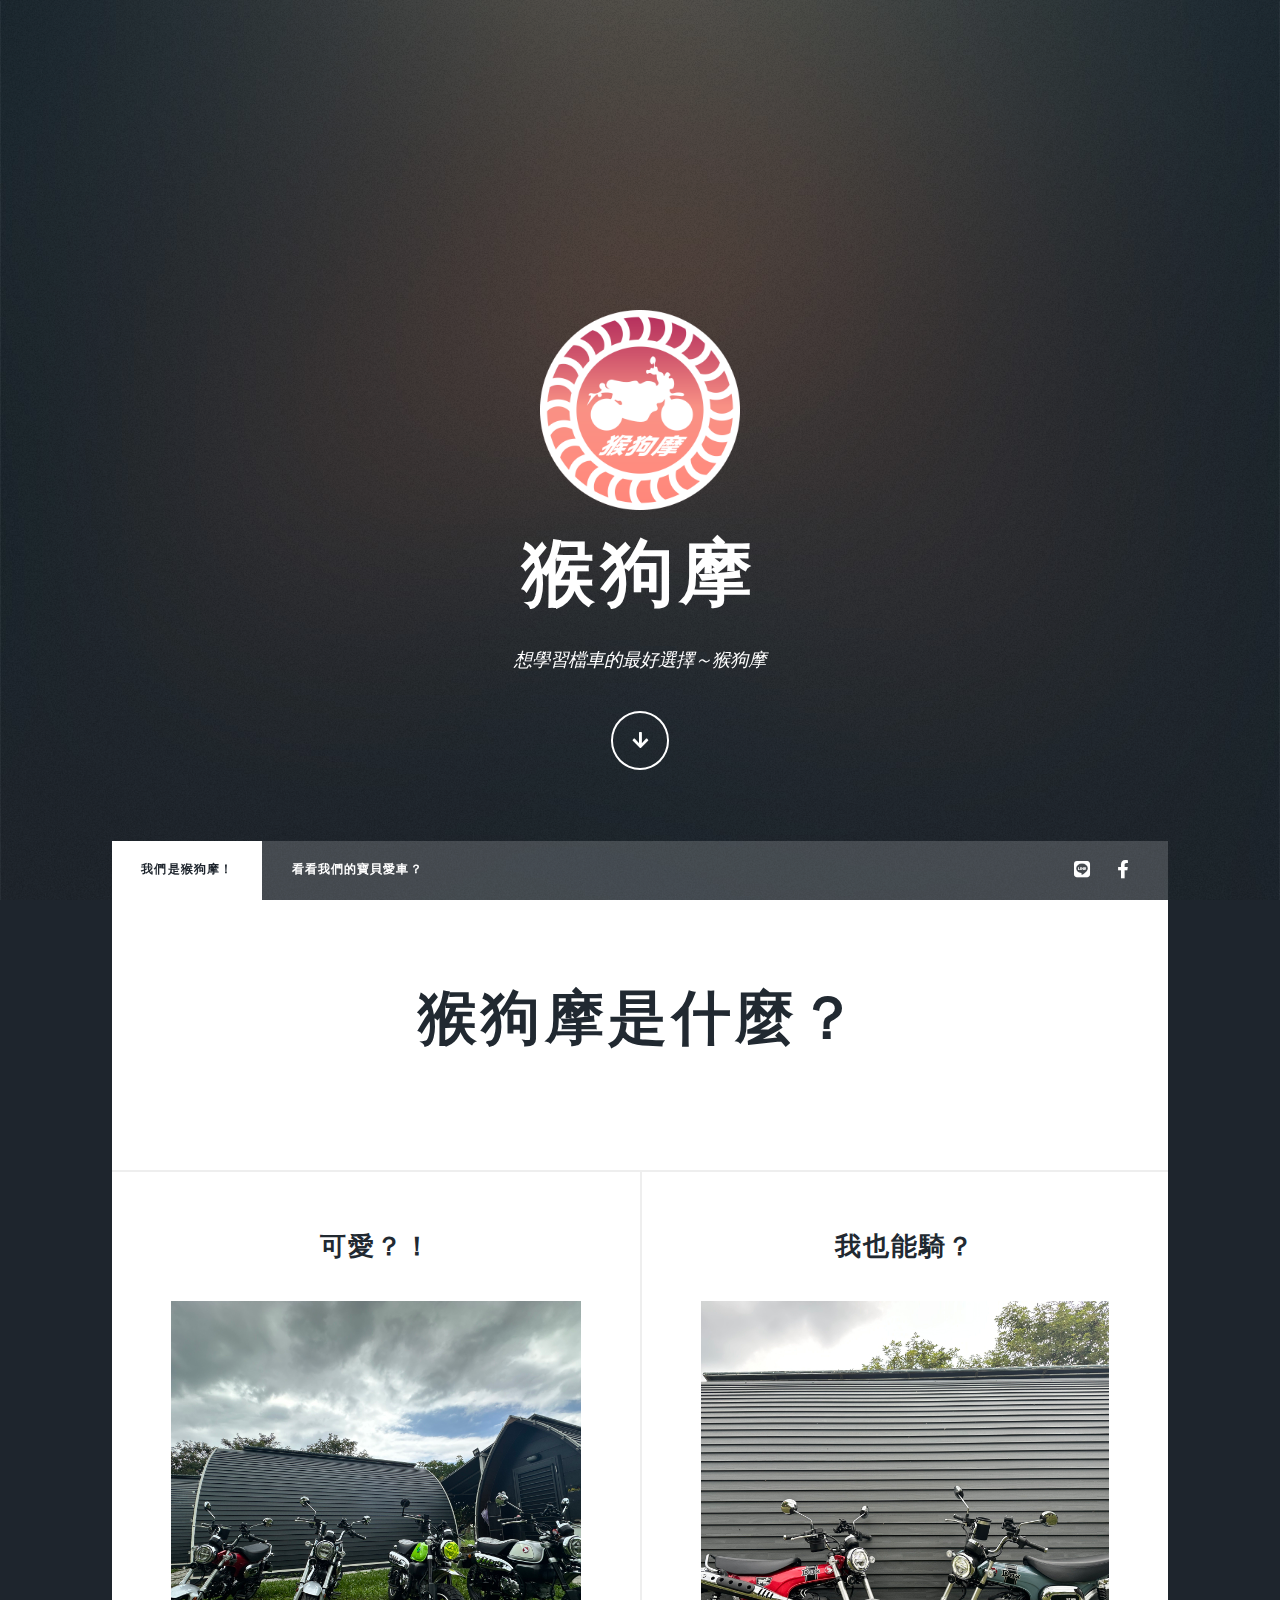
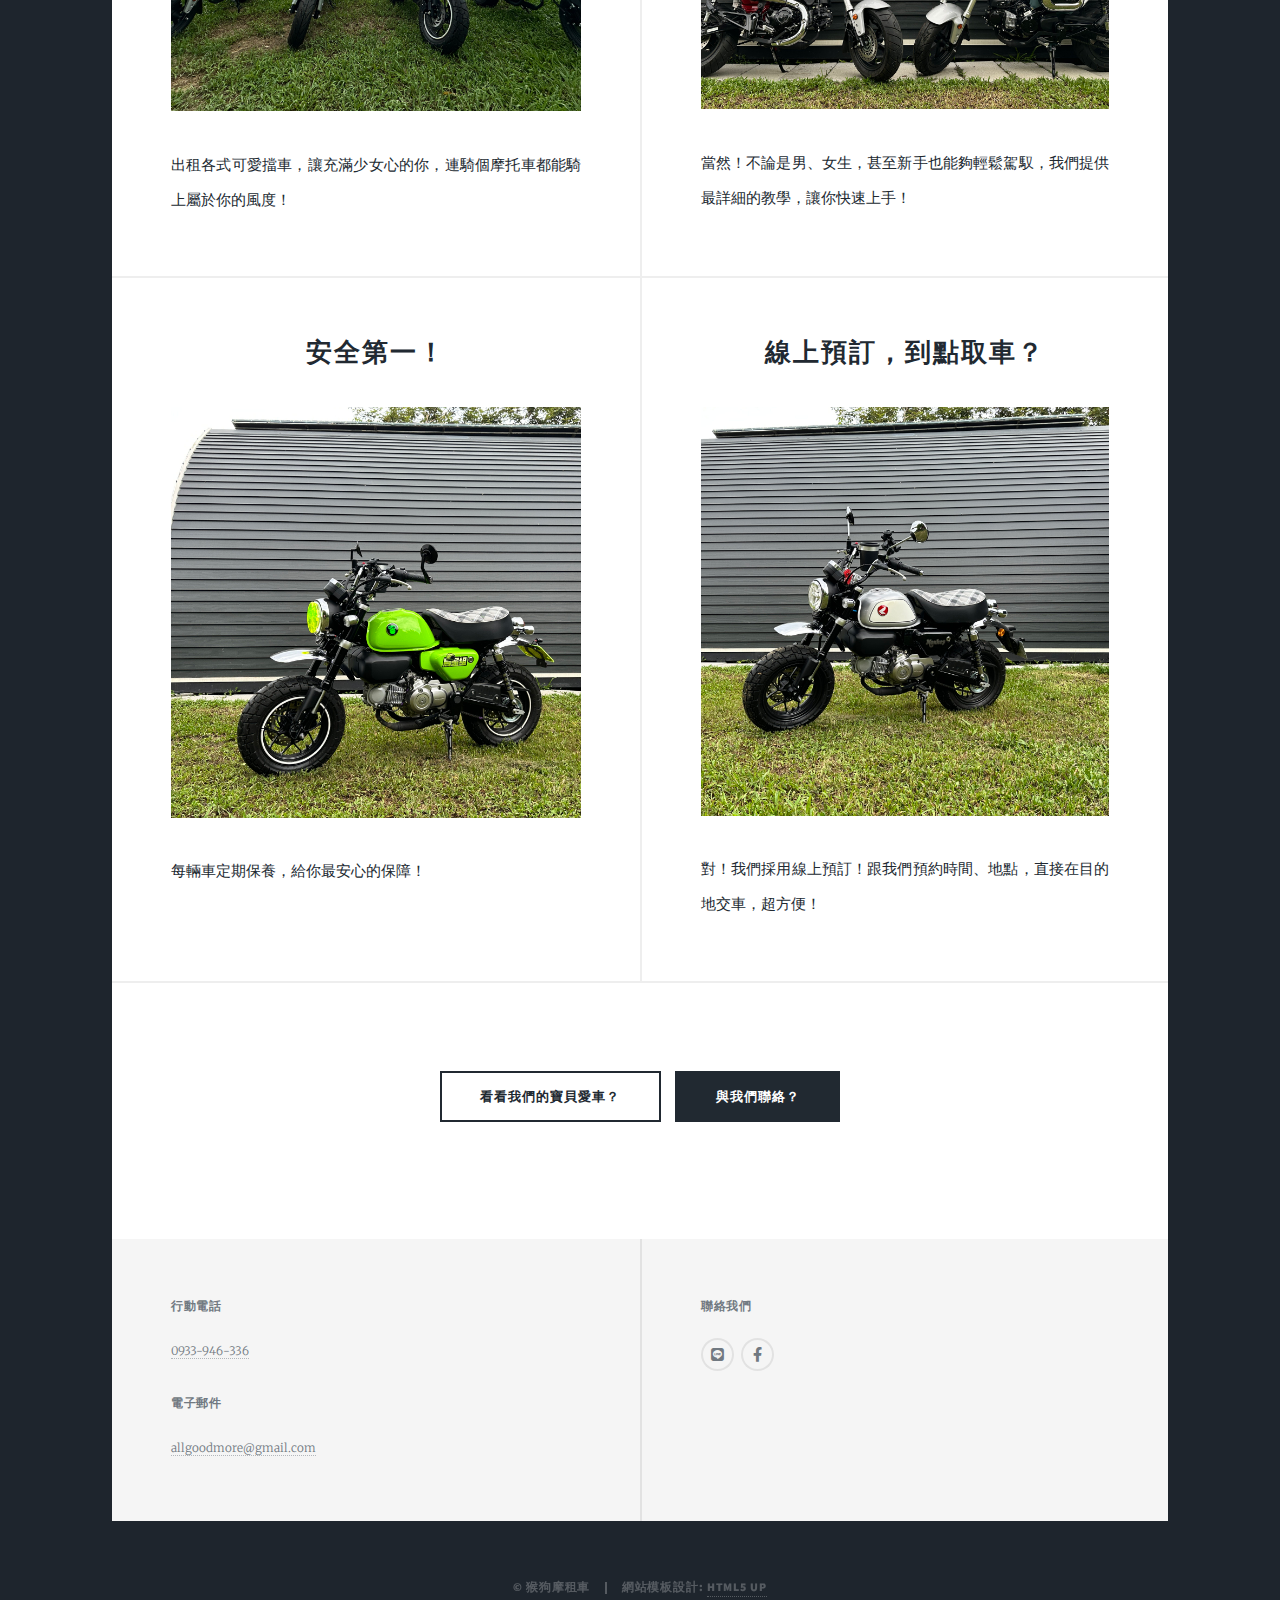
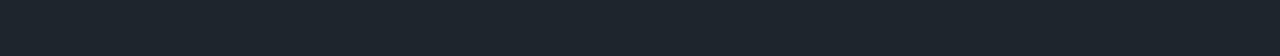
<file: index.html>
<!DOCTYPE HTML>
<!--
	Massively by HTML5 UP
	html5up.net | @ajlkn
	Free for personal and commercial use under the CCA 3.0 license (html5up.net/license)
-->
<html>
	<head>
		<title>猴狗摩</title> 
		<meta name="description" content="猴狗摩租車，想學習檔車的最好選擇～猴狗摩"/>
		<meta name="author" content="猴狗摩" />
		<meta charset="utf-8" />
		<meta name="viewport" content="width=device-width, initial-scale=1, user-scalable=no" />
		<link rel="icon" type="image/png" href="favicon.png">
		<link rel="stylesheet" href="assets/css/main.css" />
		<link rel="stylesheet" href="assets/css/custom.css" />
		<noscript><link rel="stylesheet" href="assets/css/noscript.css" /></noscript>
	</head>
	<body class="is-preload">

		<!-- Wrapper -->
			<div id="wrapper" class="fade-in">

				<!-- Intro -->
					<div id="intro">
						<img src="images/HGM-Logo [Pass].png" alt="HGM Logo" style="width: 200px; margin-bottom: 2rem;" />
						<h1>猴狗摩</h1>
						<p>想學習檔車的最好選擇～猴狗摩</p>
						<ul class="actions">
							<li><a href="#header" class="button icon solid solo fa-arrow-down scrolly">繼續</a></li>
						</ul>
					</div>

				<!-- Header -->
					<header id="header">
						<a href="index.html" class="logo"><img src="images/HGM-Logo [Pass].png" alt="HGM Logo" style="width: 200px;" /></a>
					</header>

				<!-- Nav -->
					<nav id="nav">
						<ul class="links">
							<li class="active"><a href="index.html">我們是猴狗摩！</a></li>
							<li><a href="items.html">看看我們的寶貝愛車？</a></li>
						</ul>
						<ul class="icons">
							<li><a href="https://line.me/ti/p/kw-a3OWGm6" class="icon brands alt fa-line"><span class="label">LINE</span></a>
							<li><a href="https://www.facebook.com/people/%E7%8C%B4%E7%8B%97%E6%91%A9%E7%A7%9F%E8%BB%8A/61563800790587" class="icon brands fa-facebook-f"><span class="label">Facebook</span></a></li>
						</ul>
					</nav>

				<!-- Main -->
					<div id="main">

						<!-- Featured Post -->
							<article class="post featured">
								<header class="major">
									<h2>猴狗摩是什麼？</h2>
								</header>
							</article>

						<!-- Posts -->
							<section class="posts">
								<article>
									<header> 
										<h2>可愛？！</h2>
									</header>
									<div class="image fit"><img src="images/IMG_7550.JPG" alt="" /></div>
									<p>出租各式可愛擋車，讓充滿少女心的你，連騎個摩托車都能騎上屬於你的風度！</p>
								</article>
								<article>
									<header>
										<h2>我也能騎？</h2>
									</header>
									<div class="image fit"><img src="images/IMG_7553.JPG" alt="" /></div>
									<p>當然！不論是男、女生，甚至新手也能夠輕鬆駕馭，我們提供最詳細的教學，讓你快速上手！<br />
									</p>
								</article>
								<article>
									<header>
										<h2>安全第一！</h2>
									</header>
									<div class="image fit"><img src="images/IMG_7566.JPG" alt="" /></div>
									<p>每輛車定期保養，給你最安心的保障！</p>
								</article>
								<article>
									<header>
										<h2>線上預訂，到點取車？</h2>
									</header>
									<div class="image fit"><img src="images/IMG_7569.JPG" alt="" /></div>
									<p>對！我們採用線上預訂！跟我們預約時間、地點，直接在目的地交車，超方便！</p>
								</article>
							</section>

							<!-- Featured Post -->
								<article class="post featured">
									<header class="major">
										<ul class="actions special">
											<li><a href="items.html" class="button large">看看我們的寶貝愛車？</a></li>
											<li><a href="https://line.me/ti/p/kw-a3OWGm6" class="button large primary">與我們聯絡？</a></li>
										</ul>
									</header>
								</article>
	
					</div>

				<!-- Footer -->
					<footer id="footer">
						<section>
							<section>
								<h3>行動電話</h3>
								<p><a href="tel:0933946336">0933-946-336</a></p>
							</section>
							<section>
								<h3>電子郵件</h3>
								<p><a href="mailto:allgoodmore@gmail.com">allgoodmore@gmail.com</a></p>
							</section>
						</section>
						<section>
							<section>
								<h3>聯絡我們</h3>
								<ul class="icons alt">
									<li><a href="https://line.me/ti/p/kw-a3OWGm6" class="icon brands alt fa-line"><span class="label">LINE</span></a>
									<li><a href="https://www.facebook.com/people/%E7%8C%B4%E7%8B%97%E6%91%A9%E7%A7%9F%E8%BB%8A/61563800790587" class="icon brands alt fa-facebook-f"><span class="label">Facebook</span></a></li>
								</ul>
							</section>
							<section>
							</section>
						</section>
					</footer>

				<!-- Copyright -->
					<div id="copyright">
						<ul><li>&copy; 猴狗摩租車</li><li>網站模板設計: <a href="https://html5up.net">HTML5 UP</a></li></ul>
					</div>

			</div>

		<!-- Scripts -->
			<script src="assets/js/jquery.min.js"></script>
			<script src="assets/js/jquery.scrollex.min.js"></script>
			<script src="assets/js/jquery.scrolly.min.js"></script>
			<script src="assets/js/browser.min.js"></script>
			<script src="assets/js/breakpoints.min.js"></script>
			<script src="assets/js/util.js"></script>
			<script src="assets/js/main.js"></script>

	</body>
</html>
</file>
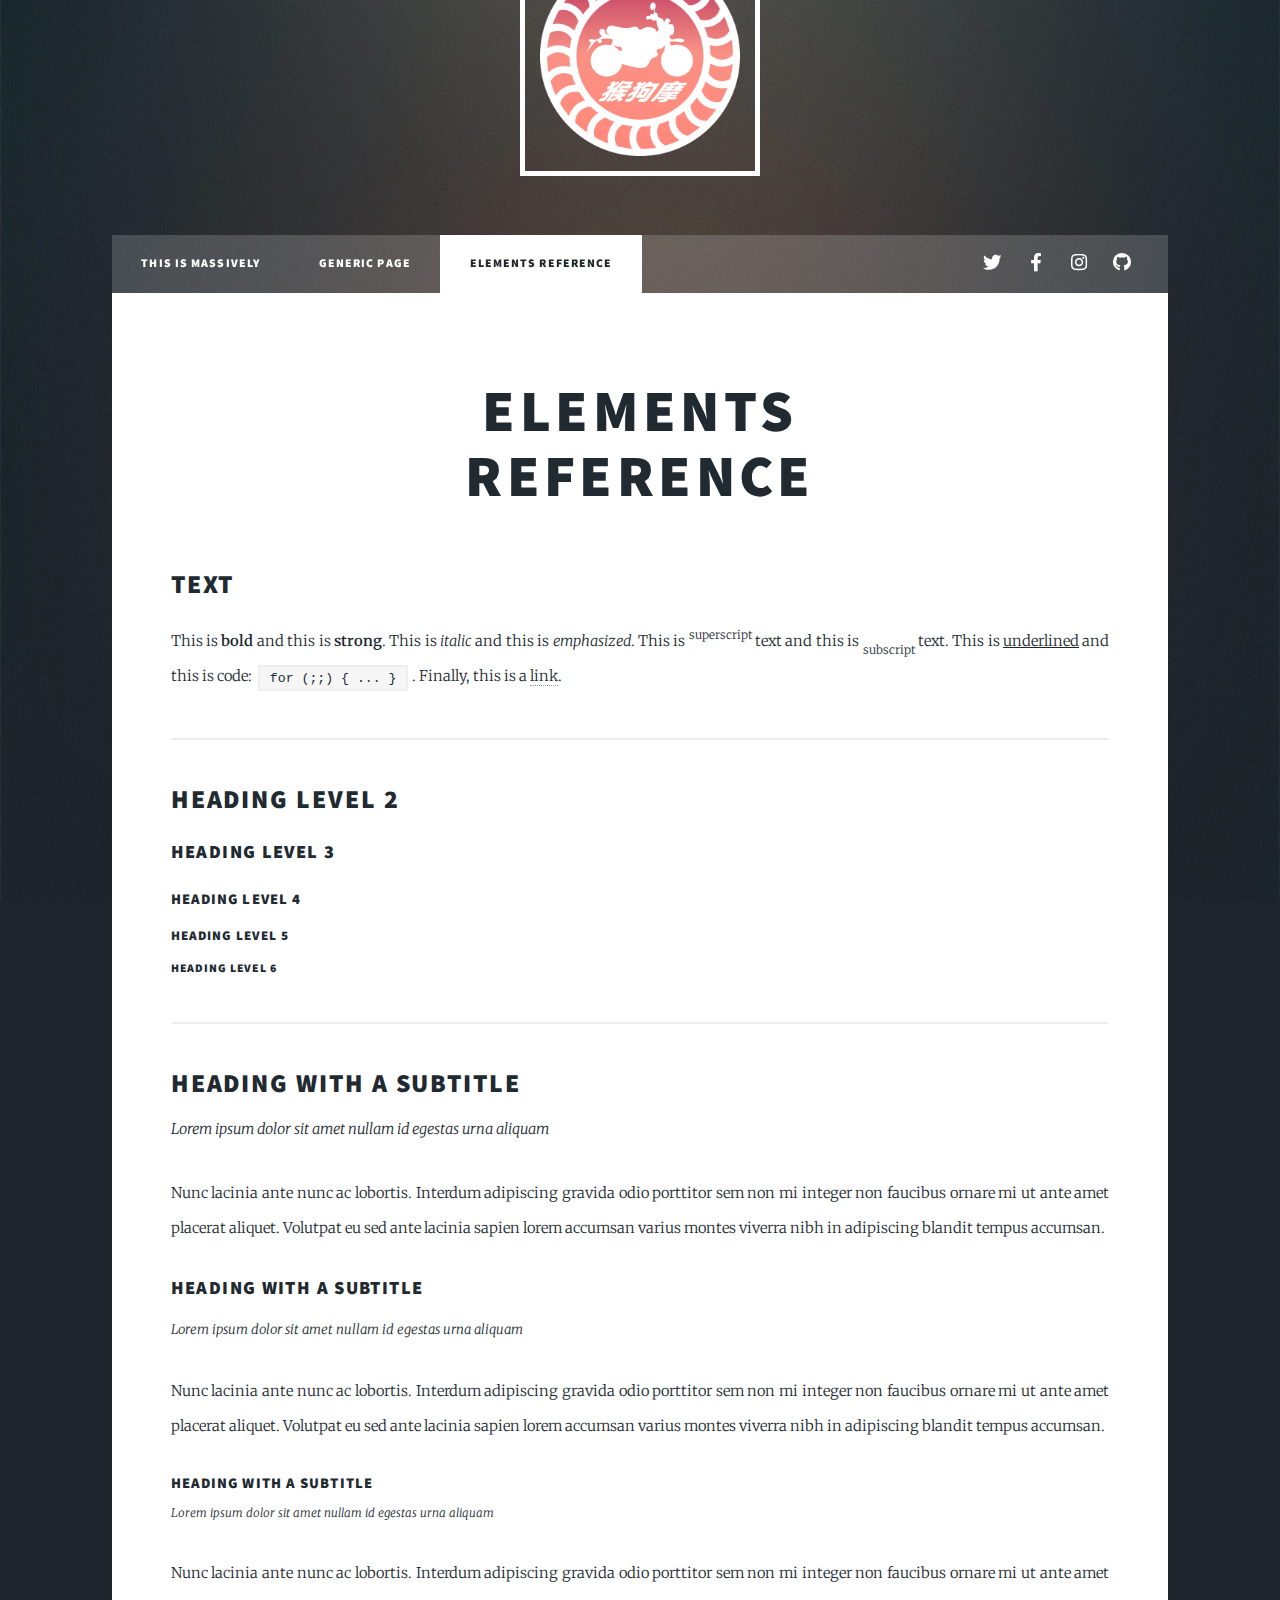
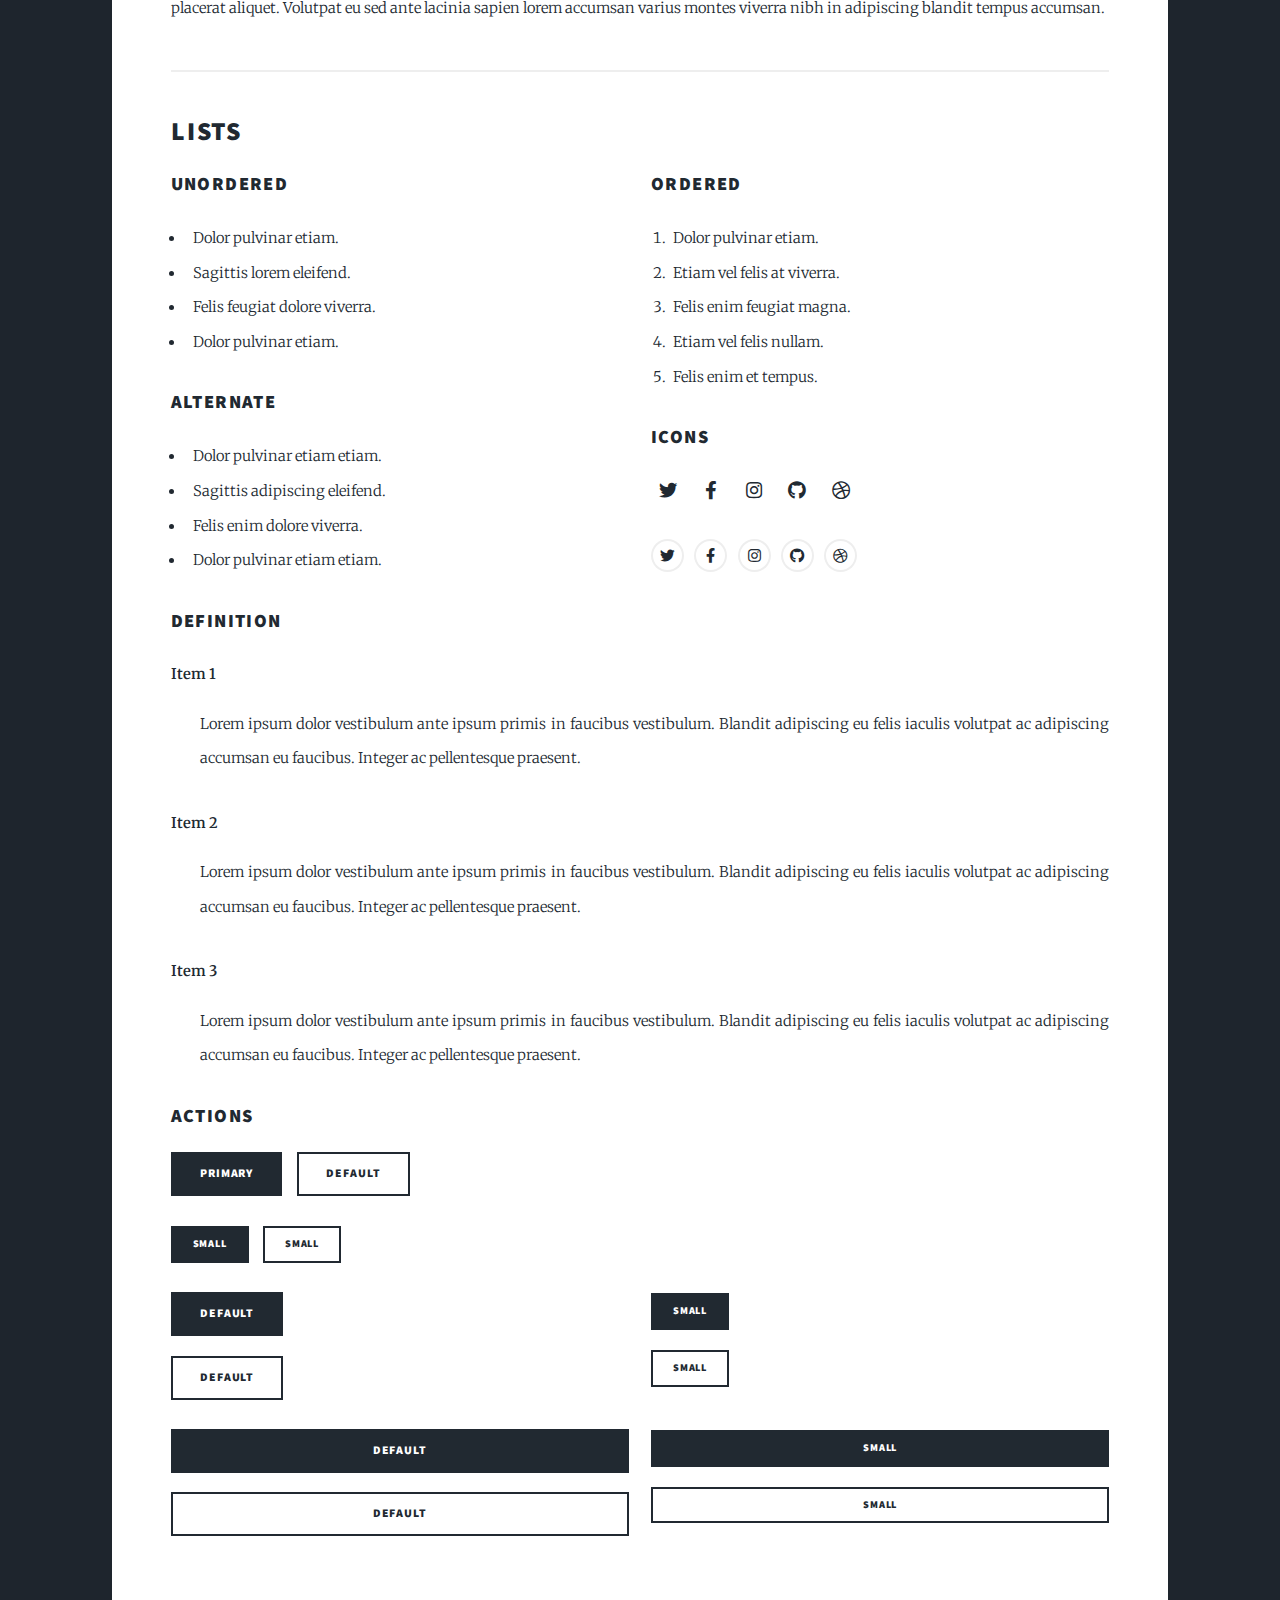
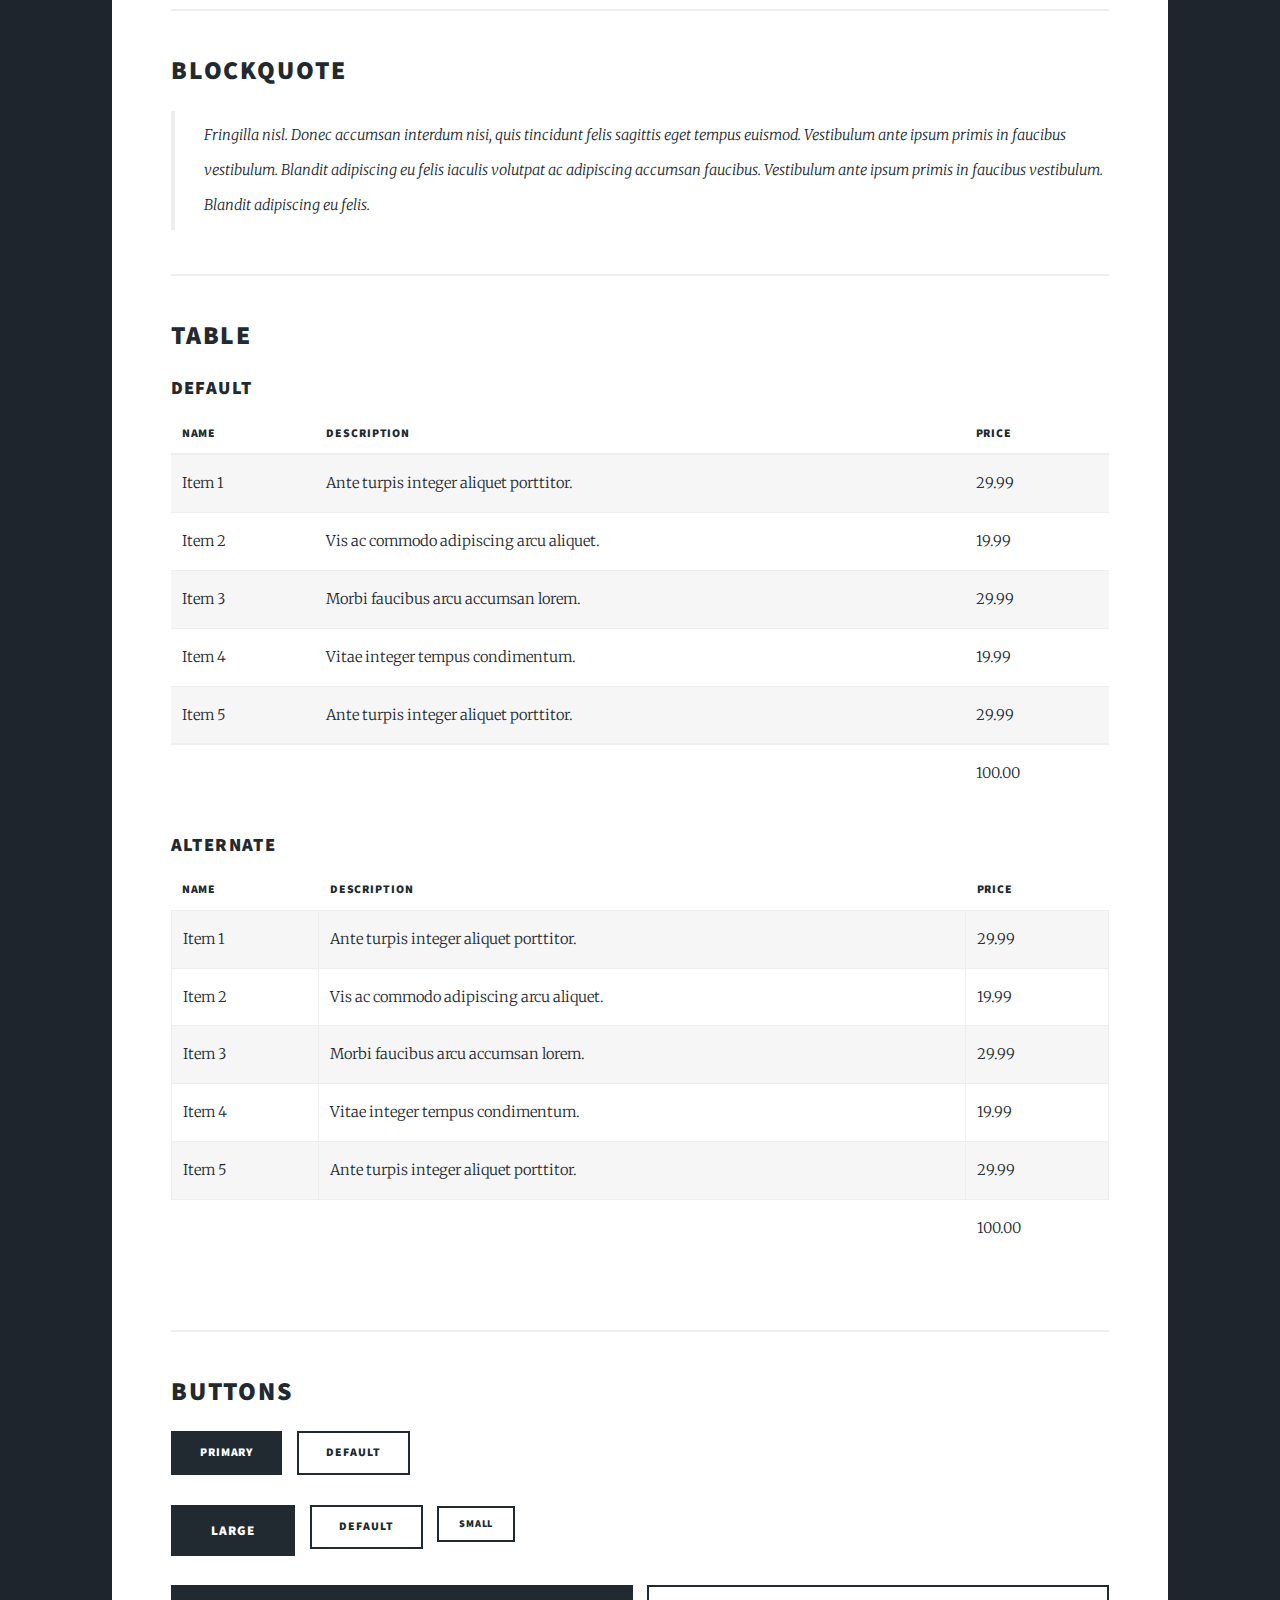
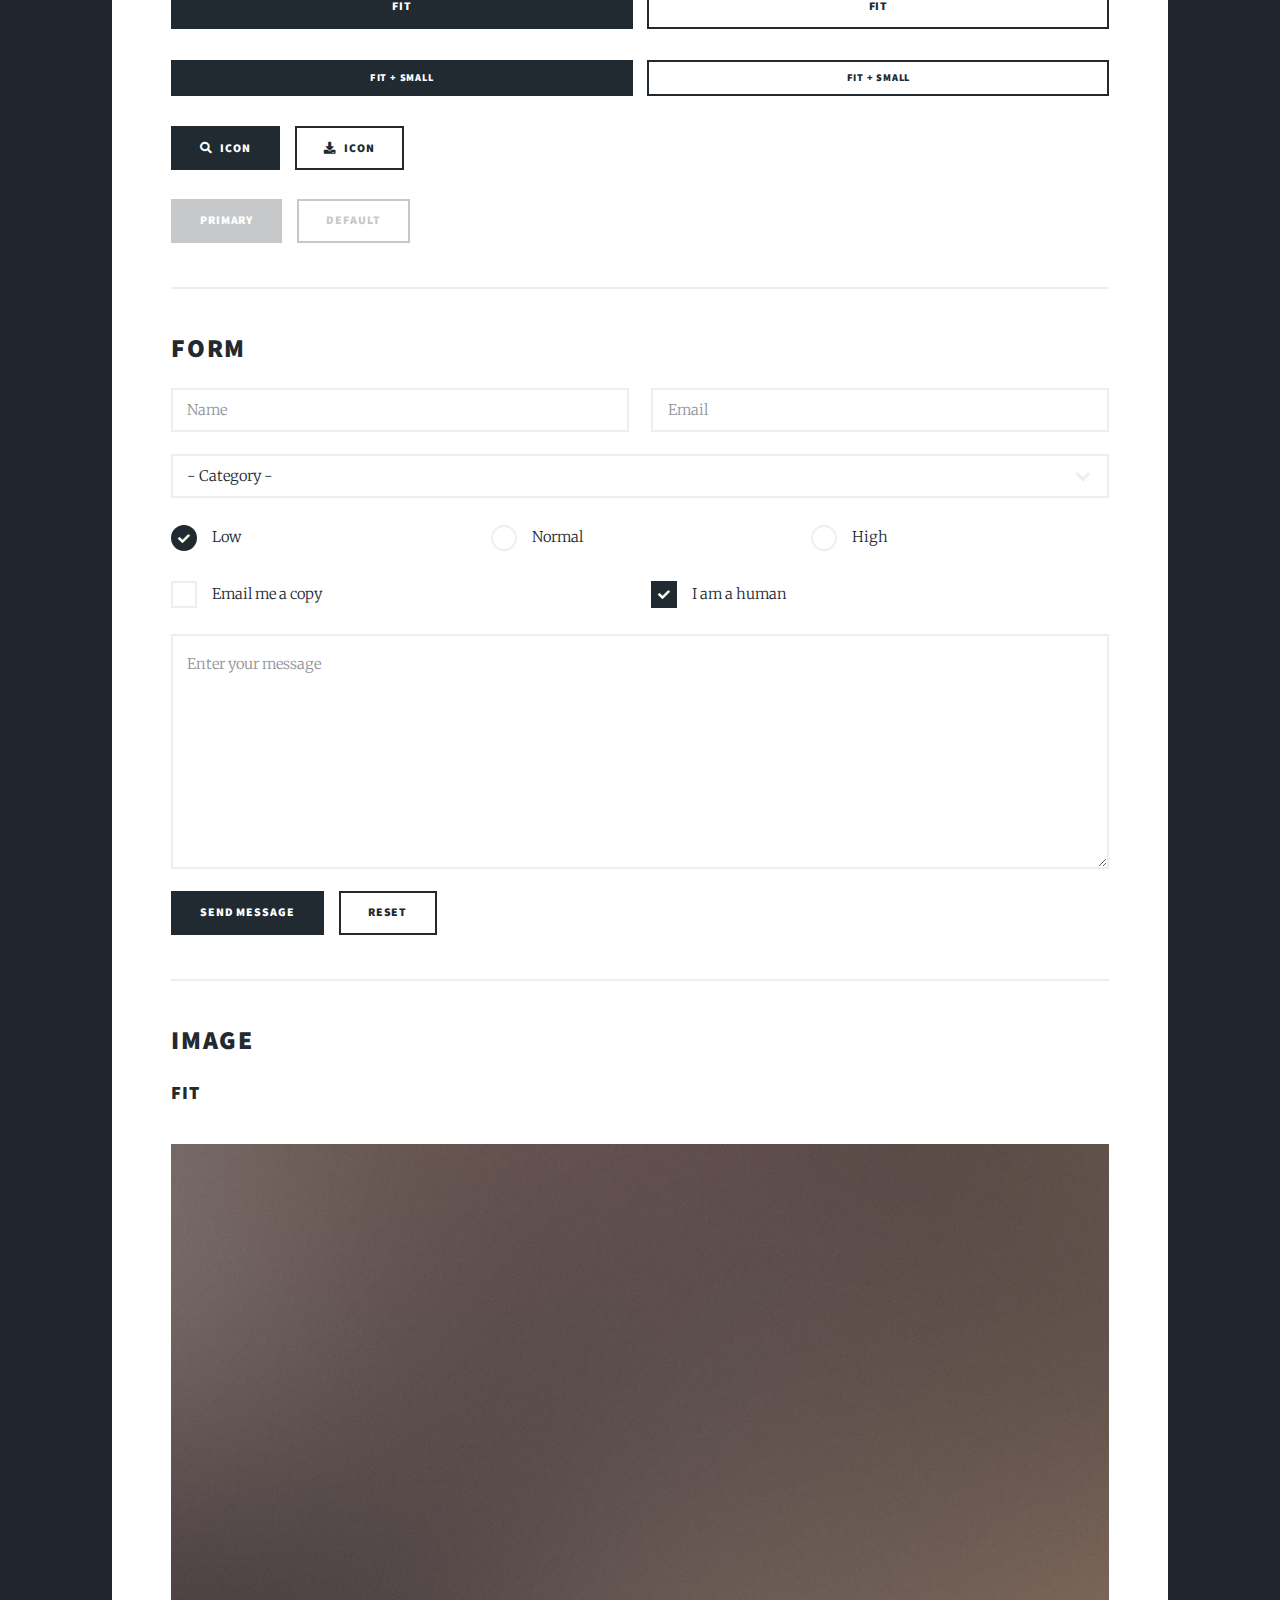
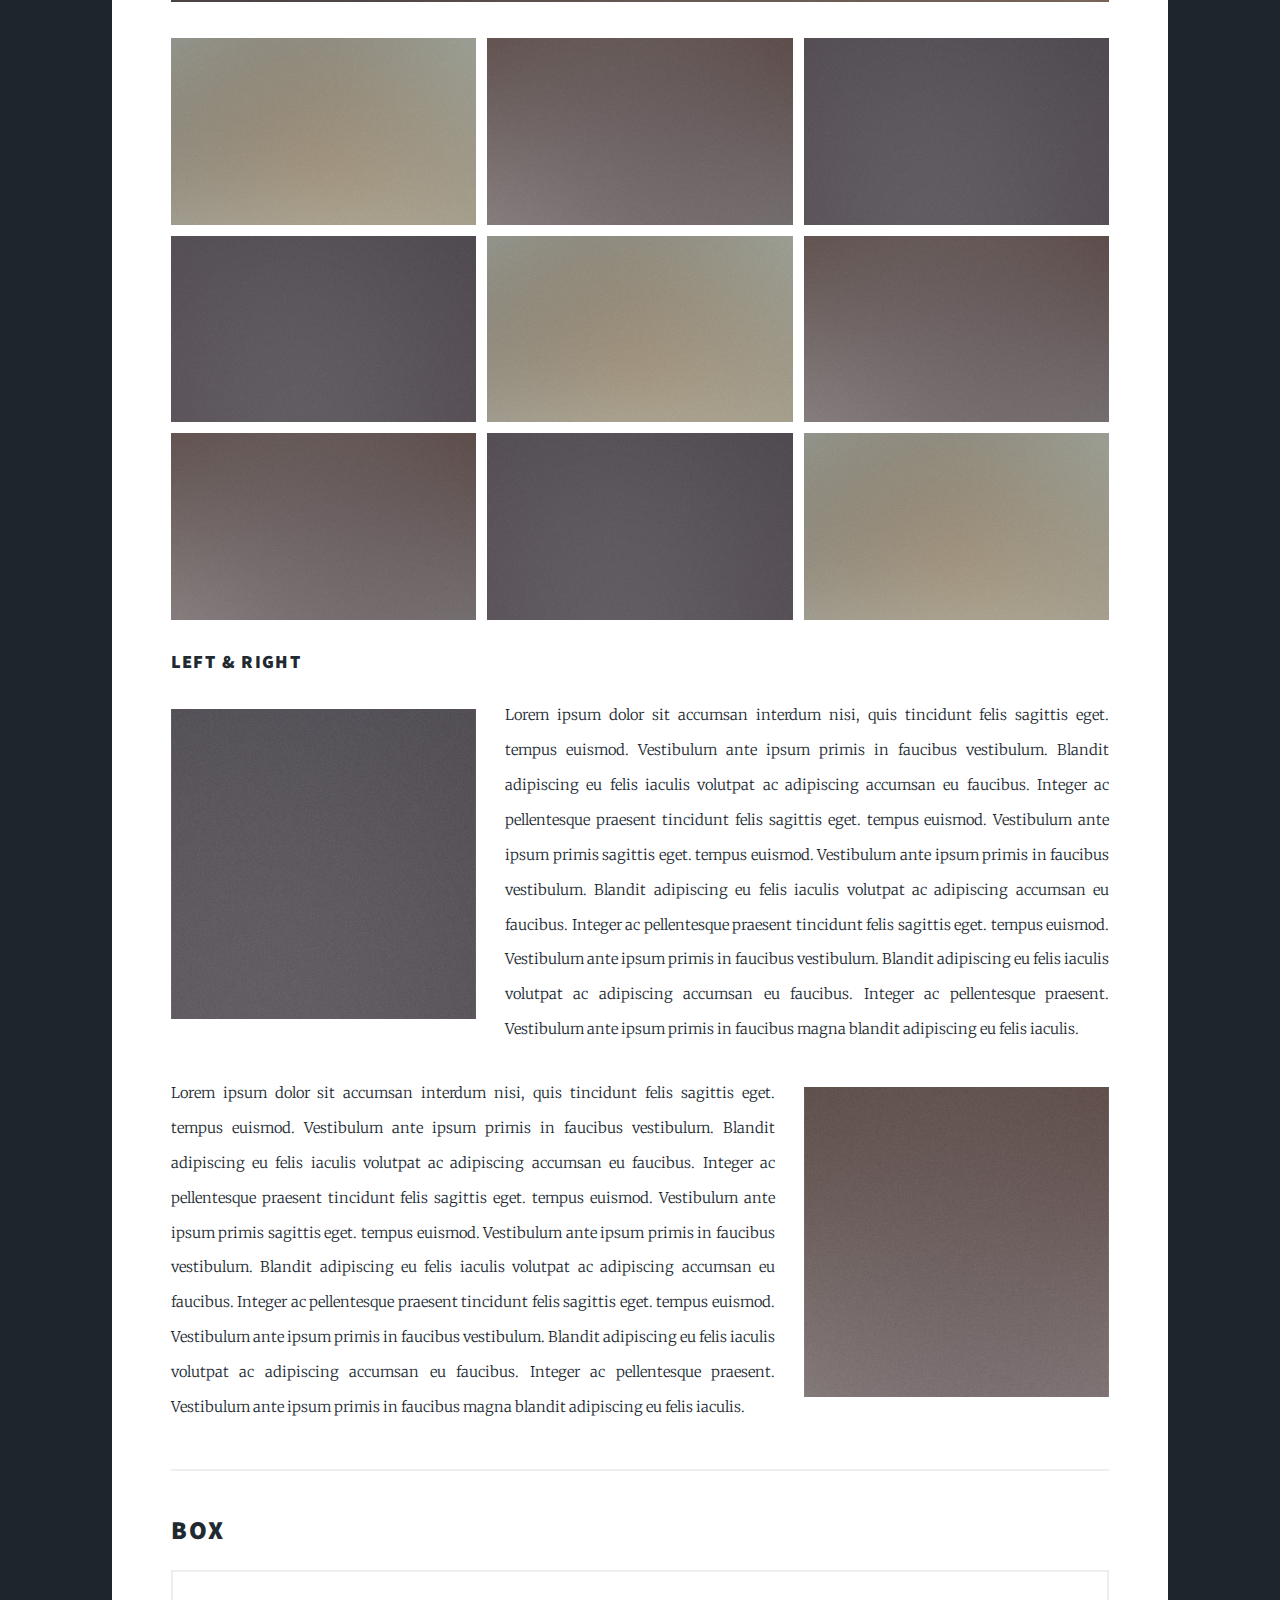
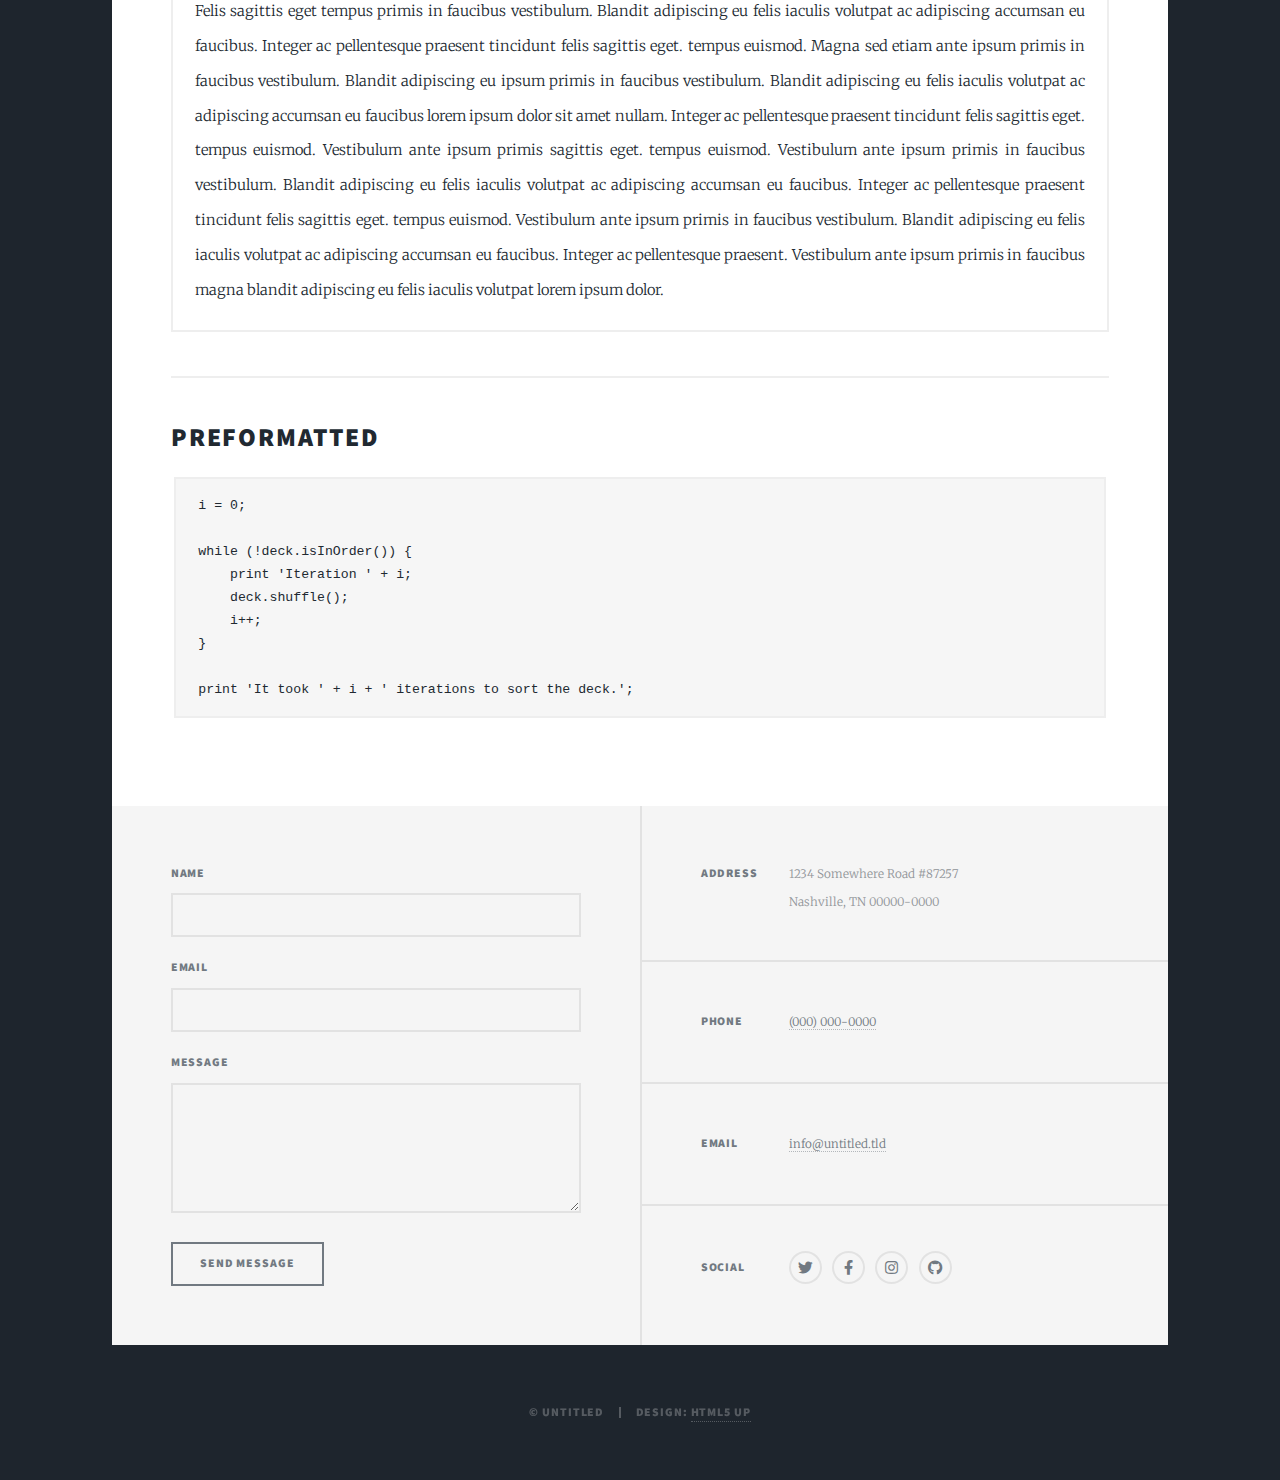
<file: elements.html>
<!DOCTYPE HTML>
<!--
	Massively by HTML5 UP
	html5up.net | @ajlkn
	Free for personal and commercial use under the CCA 3.0 license (html5up.net/license)
-->
<html>
	<head>
		<title>Elements Reference - Massively by HTML5 UP</title>
		<meta charset="utf-8" />
		<meta name="viewport" content="width=device-width, initial-scale=1, user-scalable=no" />
		<link rel="stylesheet" href="assets/css/main.css" />
		<link rel="stylesheet" href="assets/css/custom.css" />
		<noscript><link rel="stylesheet" href="assets/css/noscript.css" /></noscript>
	</head>
	<body class="is-preload">

		<!-- Wrapper -->
			<div id="wrapper">

				<!-- Header -->
					<header id="header">
						<a href="index.html" class="logo"><img src="images/HGM-Logo [Pass].png" alt="HGM Logo" style="width: 200px;" /></a>
					</header>

				<!-- Nav -->
					<nav id="nav">
						<ul class="links">
							<li><a href="index.html">This is Massively</a></li>
							<li><a href="generic.html">Generic Page</a></li>
							<li class="active"><a href="elements.html">Elements Reference</a></li>
						</ul>
						<ul class="icons">
							<li><a href="#" class="icon brands fa-twitter"><span class="label">Twitter</span></a></li>
							<li><a href="#" class="icon brands fa-facebook-f"><span class="label">Facebook</span></a></li>
							<li><a href="#" class="icon brands fa-instagram"><span class="label">Instagram</span></a></li>
							<li><a href="#" class="icon brands fa-github"><span class="label">GitHub</span></a></li>
						</ul>
					</nav>

				<!-- Main -->
					<div id="main">

						<!-- Post -->
							<section class="post">
								<header class="major">
									<h1>Elements<br />
									Reference</h1>
								</header>

								<!-- Text stuff -->
									<h2>Text</h2>
									<p>This is <b>bold</b> and this is <strong>strong</strong>. This is <i>italic</i> and this is <em>emphasized</em>.
									This is <sup>superscript</sup> text and this is <sub>subscript</sub> text.
									This is <u>underlined</u> and this is code: <code>for (;;) { ... }</code>.
									Finally, this is a <a href="#">link</a>.</p>
									<hr />
									<h2>Heading Level 2</h2>
									<h3>Heading Level 3</h3>
									<h4>Heading Level 4</h4>
									<h5>Heading Level 5</h5>
									<h6>Heading Level 6</h6>
									<hr />
									<header>
										<h2>Heading with a Subtitle</h2>
										<p>Lorem ipsum dolor sit amet nullam id egestas urna aliquam</p>
									</header>
									<p>Nunc lacinia ante nunc ac lobortis. Interdum adipiscing gravida odio porttitor sem non mi integer non faucibus ornare mi ut ante amet placerat aliquet. Volutpat eu sed ante lacinia sapien lorem accumsan varius montes viverra nibh in adipiscing blandit tempus accumsan.</p>
									<header>
										<h3>Heading with a Subtitle</h3>
										<p>Lorem ipsum dolor sit amet nullam id egestas urna aliquam</p>
									</header>
									<p>Nunc lacinia ante nunc ac lobortis. Interdum adipiscing gravida odio porttitor sem non mi integer non faucibus ornare mi ut ante amet placerat aliquet. Volutpat eu sed ante lacinia sapien lorem accumsan varius montes viverra nibh in adipiscing blandit tempus accumsan.</p>
									<header>
										<h4>Heading with a Subtitle</h4>
										<p>Lorem ipsum dolor sit amet nullam id egestas urna aliquam</p>
									</header>
									<p>Nunc lacinia ante nunc ac lobortis. Interdum adipiscing gravida odio porttitor sem non mi integer non faucibus ornare mi ut ante amet placerat aliquet. Volutpat eu sed ante lacinia sapien lorem accumsan varius montes viverra nibh in adipiscing blandit tempus accumsan.</p>

									<hr />

								<!-- Lists -->
									<h2>Lists</h2>
									<div class="row">
										<div class="col-6 col-12-small">

											<h3>Unordered</h3>
											<ul>
												<li>Dolor pulvinar etiam.</li>
												<li>Sagittis lorem eleifend.</li>
												<li>Felis feugiat dolore viverra.</li>
												<li>Dolor pulvinar etiam.</li>
											</ul>

											<h3>Alternate</h3>
											<ul class="alt">
												<li>Dolor pulvinar etiam etiam.</li>
												<li>Sagittis adipiscing eleifend.</li>
												<li>Felis enim dolore viverra.</li>
												<li>Dolor pulvinar etiam etiam.</li>
											</ul>

										</div>
										<div class="col-6 col-12-small">

											<h3>Ordered</h3>
											<ol>
												<li>Dolor pulvinar etiam.</li>
												<li>Etiam vel felis at viverra.</li>
												<li>Felis enim feugiat magna.</li>
												<li>Etiam vel felis nullam.</li>
												<li>Felis enim et tempus.</li>
											</ol>

											<h3>Icons</h3>
											<ul class="icons">
												<li><a href="#" class="icon brands fa-twitter"><span class="label">Twitter</span></a></li>
												<li><a href="#" class="icon brands fa-facebook-f"><span class="label">Facebook</span></a></li>
												<li><a href="#" class="icon brands fa-instagram"><span class="label">Instagram</span></a></li>
												<li><a href="#" class="icon brands fa-github"><span class="label">Github</span></a></li>
												<li><a href="#" class="icon brands fa-dribbble"><span class="label">Dribbble</span></a></li>
											</ul>
											<ul class="icons alt">
												<li><a href="#" class="icon brands alt fa-twitter"><span class="label">Twitter</span></a></li>
												<li><a href="#" class="icon brands alt fa-facebook-f"><span class="label">Facebook</span></a></li>
												<li><a href="#" class="icon brands alt fa-instagram"><span class="label">Instagram</span></a></li>
												<li><a href="#" class="icon brands alt fa-github"><span class="label">Github</span></a></li>
												<li><a href="#" class="icon brands alt fa-dribbble"><span class="label">Dribbble</span></a></li>
											</ul>

										</div>
									</div>
									<h3>Definition</h3>
									<dl>
										<dt>Item 1</dt>
										<dd>
											<p>Lorem ipsum dolor vestibulum ante ipsum primis in faucibus vestibulum. Blandit adipiscing eu felis iaculis volutpat ac adipiscing accumsan eu faucibus. Integer ac pellentesque praesent.</p>
										</dd>
										<dt>Item 2</dt>
										<dd>
											<p>Lorem ipsum dolor vestibulum ante ipsum primis in faucibus vestibulum. Blandit adipiscing eu felis iaculis volutpat ac adipiscing accumsan eu faucibus. Integer ac pellentesque praesent.</p>
										</dd>
										<dt>Item 3</dt>
										<dd>
											<p>Lorem ipsum dolor vestibulum ante ipsum primis in faucibus vestibulum. Blandit adipiscing eu felis iaculis volutpat ac adipiscing accumsan eu faucibus. Integer ac pellentesque praesent.</p>
										</dd>
									</dl>

									<h3>Actions</h3>
									<ul class="actions">
										<li><a href="#" class="button primary">Primary</a></li>
										<li><a href="#" class="button">Default</a></li>
									</ul>
									<ul class="actions small">
										<li><a href="#" class="button primary small">Small</a></li>
										<li><a href="#" class="button small">Small</a></li>
									</ul>
									<div class="row">
										<div class="col-6 col-12-small">
											<ul class="actions stacked">
												<li><a href="#" class="button primary">Default</a></li>
												<li><a href="#" class="button">Default</a></li>
											</ul>
										</div>
										<div class="col-6 col-12-small">
											<ul class="actions stacked">
												<li><a href="#" class="button primary small">Small</a></li>
												<li><a href="#" class="button small">Small</a></li>
											</ul>
										</div>
									</div>
									<div class="row">
										<div class="col-6 col-12-small">
											<ul class="actions stacked">
												<li><a href="#" class="button primary fit">Default</a></li>
												<li><a href="#" class="button fit">Default</a></li>
											</ul>
										</div>
										<div class="col-6 col-12-small">
											<ul class="actions stacked">
												<li><a href="#" class="button primary small fit">Small</a></li>
												<li><a href="#" class="button small fit">Small</a></li>
											</ul>
										</div>
									</div>

									<hr />

								<!-- Blockquote -->
									<h2>Blockquote</h2>
									<blockquote>Fringilla nisl. Donec accumsan interdum nisi, quis tincidunt felis sagittis eget tempus euismod. Vestibulum ante ipsum primis in faucibus vestibulum. Blandit adipiscing eu felis iaculis volutpat ac adipiscing accumsan faucibus. Vestibulum ante ipsum primis in faucibus vestibulum. Blandit adipiscing eu felis.</blockquote>

									<hr />

								<!-- Table -->
									<h2>Table</h2>

									<h3>Default</h3>
									<div class="table-wrapper">
										<table>
											<thead>
												<tr>
													<th>Name</th>
													<th>Description</th>
													<th>Price</th>
												</tr>
											</thead>
											<tbody>
												<tr>
													<td>Item 1</td>
													<td>Ante turpis integer aliquet porttitor.</td>
													<td>29.99</td>
												</tr>
												<tr>
													<td>Item 2</td>
													<td>Vis ac commodo adipiscing arcu aliquet.</td>
													<td>19.99</td>
												</tr>
												<tr>
													<td>Item 3</td>
													<td> Morbi faucibus arcu accumsan lorem.</td>
													<td>29.99</td>
												</tr>
												<tr>
													<td>Item 4</td>
													<td>Vitae integer tempus condimentum.</td>
													<td>19.99</td>
												</tr>
												<tr>
													<td>Item 5</td>
													<td>Ante turpis integer aliquet porttitor.</td>
													<td>29.99</td>
												</tr>
											</tbody>
											<tfoot>
												<tr>
													<td colspan="2"></td>
													<td>100.00</td>
												</tr>
											</tfoot>
										</table>
									</div>

									<h3>Alternate</h3>
									<div class="table-wrapper">
										<table class="alt">
											<thead>
												<tr>
													<th>Name</th>
													<th>Description</th>
													<th>Price</th>
												</tr>
											</thead>
											<tbody>
												<tr>
													<td>Item 1</td>
													<td>Ante turpis integer aliquet porttitor.</td>
													<td>29.99</td>
												</tr>
												<tr>
													<td>Item 2</td>
													<td>Vis ac commodo adipiscing arcu aliquet.</td>
													<td>19.99</td>
												</tr>
												<tr>
													<td>Item 3</td>
													<td> Morbi faucibus arcu accumsan lorem.</td>
													<td>29.99</td>
												</tr>
												<tr>
													<td>Item 4</td>
													<td>Vitae integer tempus condimentum.</td>
													<td>19.99</td>
												</tr>
												<tr>
													<td>Item 5</td>
													<td>Ante turpis integer aliquet porttitor.</td>
													<td>29.99</td>
												</tr>
											</tbody>
											<tfoot>
												<tr>
													<td colspan="2"></td>
													<td>100.00</td>
												</tr>
											</tfoot>
										</table>
									</div>

									<hr />

								<!-- Buttons -->
									<h2>Buttons</h2>
									<ul class="actions">
										<li><a href="#" class="button primary">Primary</a></li>
										<li><a href="#" class="button">Default</a></li>
									</ul>
									<ul class="actions">
										<li><a href="#" class="button primary large">Large</a></li>
										<li><a href="#" class="button">Default</a></li>
										<li><a href="#" class="button small">Small</a></li>
									</ul>
									<ul class="actions fit">
										<li><a href="#" class="button primary fit">Fit</a></li>
										<li><a href="#" class="button fit">Fit</a></li>
									</ul>
									<ul class="actions fit small">
										<li><a href="#" class="button primary fit small">Fit + Small</a></li>
										<li><a href="#" class="button fit small">Fit + Small</a></li>
									</ul>
									<ul class="actions">
										<li><a href="#" class="button primary icon solid fa-search">Icon</a></li>
										<li><a href="#" class="button icon solid fa-download">Icon</a></li>
									</ul>
									<ul class="actions">
										<li><span class="button primary disabled">Primary</span></li>
										<li><span class="button disabled">Default</span></li>
									</ul>

									<hr />

								<!-- Form -->
									<h2>Form</h2>

									<form method="post" action="#">
										<div class="row gtr-uniform">
											<div class="col-6 col-12-xsmall">
												<input type="text" name="demo-name" id="demo-name" value="" placeholder="Name" />
											</div>
											<div class="col-6 col-12-xsmall">
												<input type="email" name="demo-email" id="demo-email" value="" placeholder="Email" />
											</div>
											<!-- Break -->
											<div class="col-12">
												<select name="demo-category" id="demo-category">
													<option value="">- Category -</option>
													<option value="1">Manufacturing</option>
													<option value="1">Shipping</option>
													<option value="1">Administration</option>
													<option value="1">Human Resources</option>
												</select>
											</div>
											<!-- Break -->
											<div class="col-4 col-12-small">
												<input type="radio" id="demo-priority-low" name="demo-priority" checked>
												<label for="demo-priority-low">Low</label>
											</div>
											<div class="col-4 col-12-small">
												<input type="radio" id="demo-priority-normal" name="demo-priority">
												<label for="demo-priority-normal">Normal</label>
											</div>
											<div class="col-4 col-12-small">
												<input type="radio" id="demo-priority-high" name="demo-priority">
												<label for="demo-priority-high">High</label>
											</div>
											<!-- Break -->
											<div class="col-6 col-12-small">
												<input type="checkbox" id="demo-copy" name="demo-copy">
												<label for="demo-copy">Email me a copy</label>
											</div>
											<div class="col-6 col-12-small">
												<input type="checkbox" id="demo-human" name="demo-human" checked>
												<label for="demo-human">I am a human</label>
											</div>
											<!-- Break -->
											<div class="col-12">
												<textarea name="demo-message" id="demo-message" placeholder="Enter your message" rows="6"></textarea>
											</div>
											<!-- Break -->
											<div class="col-12">
												<ul class="actions">
													<li><input type="submit" value="Send Message" class="primary" /></li>
													<li><input type="reset" value="Reset" /></li>
												</ul>
											</div>
										</div>
									</form>

									<hr />

								<!-- Image -->
									<h2>Image</h2>

									<h3>Fit</h3>
									<span class="image fit"><img src="images/pic01.jpg" alt="" /></span>
									<div class="box alt">
										<div class="row gtr-50 gtr-uniform">
											<div class="col-4"><span class="image fit"><img src="images/pic02.jpg" alt="" /></span></div>
											<div class="col-4"><span class="image fit"><img src="images/pic03.jpg" alt="" /></span></div>
											<div class="col-4"><span class="image fit"><img src="images/pic04.jpg" alt="" /></span></div>
											<!-- Break -->
											<div class="col-4"><span class="image fit"><img src="images/pic04.jpg" alt="" /></span></div>
											<div class="col-4"><span class="image fit"><img src="images/pic02.jpg" alt="" /></span></div>
											<div class="col-4"><span class="image fit"><img src="images/pic03.jpg" alt="" /></span></div>
											<!-- Break -->
											<div class="col-4"><span class="image fit"><img src="images/pic03.jpg" alt="" /></span></div>
											<div class="col-4"><span class="image fit"><img src="images/pic04.jpg" alt="" /></span></div>
											<div class="col-4"><span class="image fit"><img src="images/pic02.jpg" alt="" /></span></div>
										</div>
									</div>

									<h3>Left &amp; Right</h3>
									<p><span class="image left"><img src="images/pic08.jpg" alt="" /></span>Lorem ipsum dolor sit accumsan interdum nisi, quis tincidunt felis sagittis eget. tempus euismod. Vestibulum ante ipsum primis in faucibus vestibulum. Blandit adipiscing eu felis iaculis volutpat ac adipiscing accumsan eu faucibus. Integer ac pellentesque praesent tincidunt felis sagittis eget. tempus euismod. Vestibulum ante ipsum primis sagittis eget. tempus euismod. Vestibulum ante ipsum primis in faucibus vestibulum. Blandit adipiscing eu felis iaculis volutpat ac adipiscing accumsan eu faucibus. Integer ac pellentesque praesent tincidunt felis sagittis eget. tempus euismod. Vestibulum ante ipsum primis in faucibus vestibulum. Blandit adipiscing eu felis iaculis volutpat ac adipiscing accumsan eu faucibus. Integer ac pellentesque praesent. Vestibulum ante ipsum primis in faucibus magna blandit adipiscing eu felis iaculis.</p>
									<p><span class="image right"><img src="images/pic09.jpg" alt="" /></span>Lorem ipsum dolor sit accumsan interdum nisi, quis tincidunt felis sagittis eget. tempus euismod. Vestibulum ante ipsum primis in faucibus vestibulum. Blandit adipiscing eu felis iaculis volutpat ac adipiscing accumsan eu faucibus. Integer ac pellentesque praesent tincidunt felis sagittis eget. tempus euismod. Vestibulum ante ipsum primis sagittis eget. tempus euismod. Vestibulum ante ipsum primis in faucibus vestibulum. Blandit adipiscing eu felis iaculis volutpat ac adipiscing accumsan eu faucibus. Integer ac pellentesque praesent tincidunt felis sagittis eget. tempus euismod. Vestibulum ante ipsum primis in faucibus vestibulum. Blandit adipiscing eu felis iaculis volutpat ac adipiscing accumsan eu faucibus. Integer ac pellentesque praesent. Vestibulum ante ipsum primis in faucibus magna blandit adipiscing eu felis iaculis.</p>

									<hr />

								<!-- Box -->
									<h2>Box</h2>
									<div class="box">
										<p>Felis sagittis eget tempus primis in faucibus vestibulum. Blandit adipiscing eu felis iaculis volutpat ac adipiscing accumsan eu faucibus. Integer ac pellentesque praesent tincidunt felis sagittis eget. tempus euismod. Magna sed etiam ante ipsum primis in faucibus vestibulum. Blandit adipiscing eu ipsum primis in faucibus vestibulum. Blandit adipiscing eu felis iaculis volutpat ac adipiscing accumsan eu faucibus lorem ipsum dolor sit amet nullam. Integer ac pellentesque praesent tincidunt felis sagittis eget. tempus euismod. Vestibulum ante ipsum primis sagittis eget. tempus euismod. Vestibulum ante ipsum primis in faucibus vestibulum. Blandit adipiscing eu felis iaculis volutpat ac adipiscing accumsan eu faucibus. Integer ac pellentesque praesent tincidunt felis sagittis eget. tempus euismod. Vestibulum ante ipsum primis in faucibus vestibulum. Blandit adipiscing eu felis iaculis volutpat ac adipiscing accumsan eu faucibus. Integer ac pellentesque praesent. Vestibulum ante ipsum primis in faucibus magna blandit adipiscing eu felis iaculis volutpat lorem ipsum dolor.</p>
									</div>

									<hr />

								<!-- Preformatted Code -->
									<h2>Preformatted</h2>
									<pre><code>i = 0;

while (!deck.isInOrder()) {
    print 'Iteration ' + i;
    deck.shuffle();
    i++;
}

print 'It took ' + i + ' iterations to sort the deck.';
</code></pre>

							</section>

					</div>

				<!-- Footer -->
					<footer id="footer">
						<section>
							<form method="post" action="#">
								<div class="fields">
									<div class="field">
										<label for="name">Name</label>
										<input type="text" name="name" id="name" />
									</div>
									<div class="field">
										<label for="email">Email</label>
										<input type="text" name="email" id="email" />
									</div>
									<div class="field">
										<label for="message">Message</label>
										<textarea name="message" id="message" rows="3"></textarea>
									</div>
								</div>
								<ul class="actions">
									<li><input type="submit" value="Send Message" /></li>
								</ul>
							</form>
						</section>
						<section class="split contact">
							<section class="alt">
								<h3>Address</h3>
								<p>1234 Somewhere Road #87257<br />
								Nashville, TN 00000-0000</p>
							</section>
							<section>
								<h3>Phone</h3>
								<p><a href="#">(000) 000-0000</a></p>
							</section>
							<section>
								<h3>Email</h3>
								<p><a href="#">info@untitled.tld</a></p>
							</section>
							<section>
								<h3>Social</h3>
								<ul class="icons alt">
									<li><a href="#" class="icon brands alt fa-twitter"><span class="label">Twitter</span></a></li>
									<li><a href="#" class="icon brands alt fa-facebook-f"><span class="label">Facebook</span></a></li>
									<li><a href="#" class="icon brands alt fa-instagram"><span class="label">Instagram</span></a></li>
									<li><a href="#" class="icon brands alt fa-github"><span class="label">GitHub</span></a></li>
								</ul>
							</section>
						</section>
					</footer>

				<!-- Copyright -->
					<div id="copyright">
						<ul><li>&copy; Untitled</li><li>Design: <a href="https://html5up.net">HTML5 UP</a></li></ul>
					</div>

			</div>

		<!-- Scripts -->
			<script src="assets/js/jquery.min.js"></script>
			<script src="assets/js/jquery.scrollex.min.js"></script>
			<script src="assets/js/jquery.scrolly.min.js"></script>
			<script src="assets/js/browser.min.js"></script>
			<script src="assets/js/breakpoints.min.js"></script>
			<script src="assets/js/util.js"></script>
			<script src="assets/js/main.js"></script>

	</body>
</html>
</file>
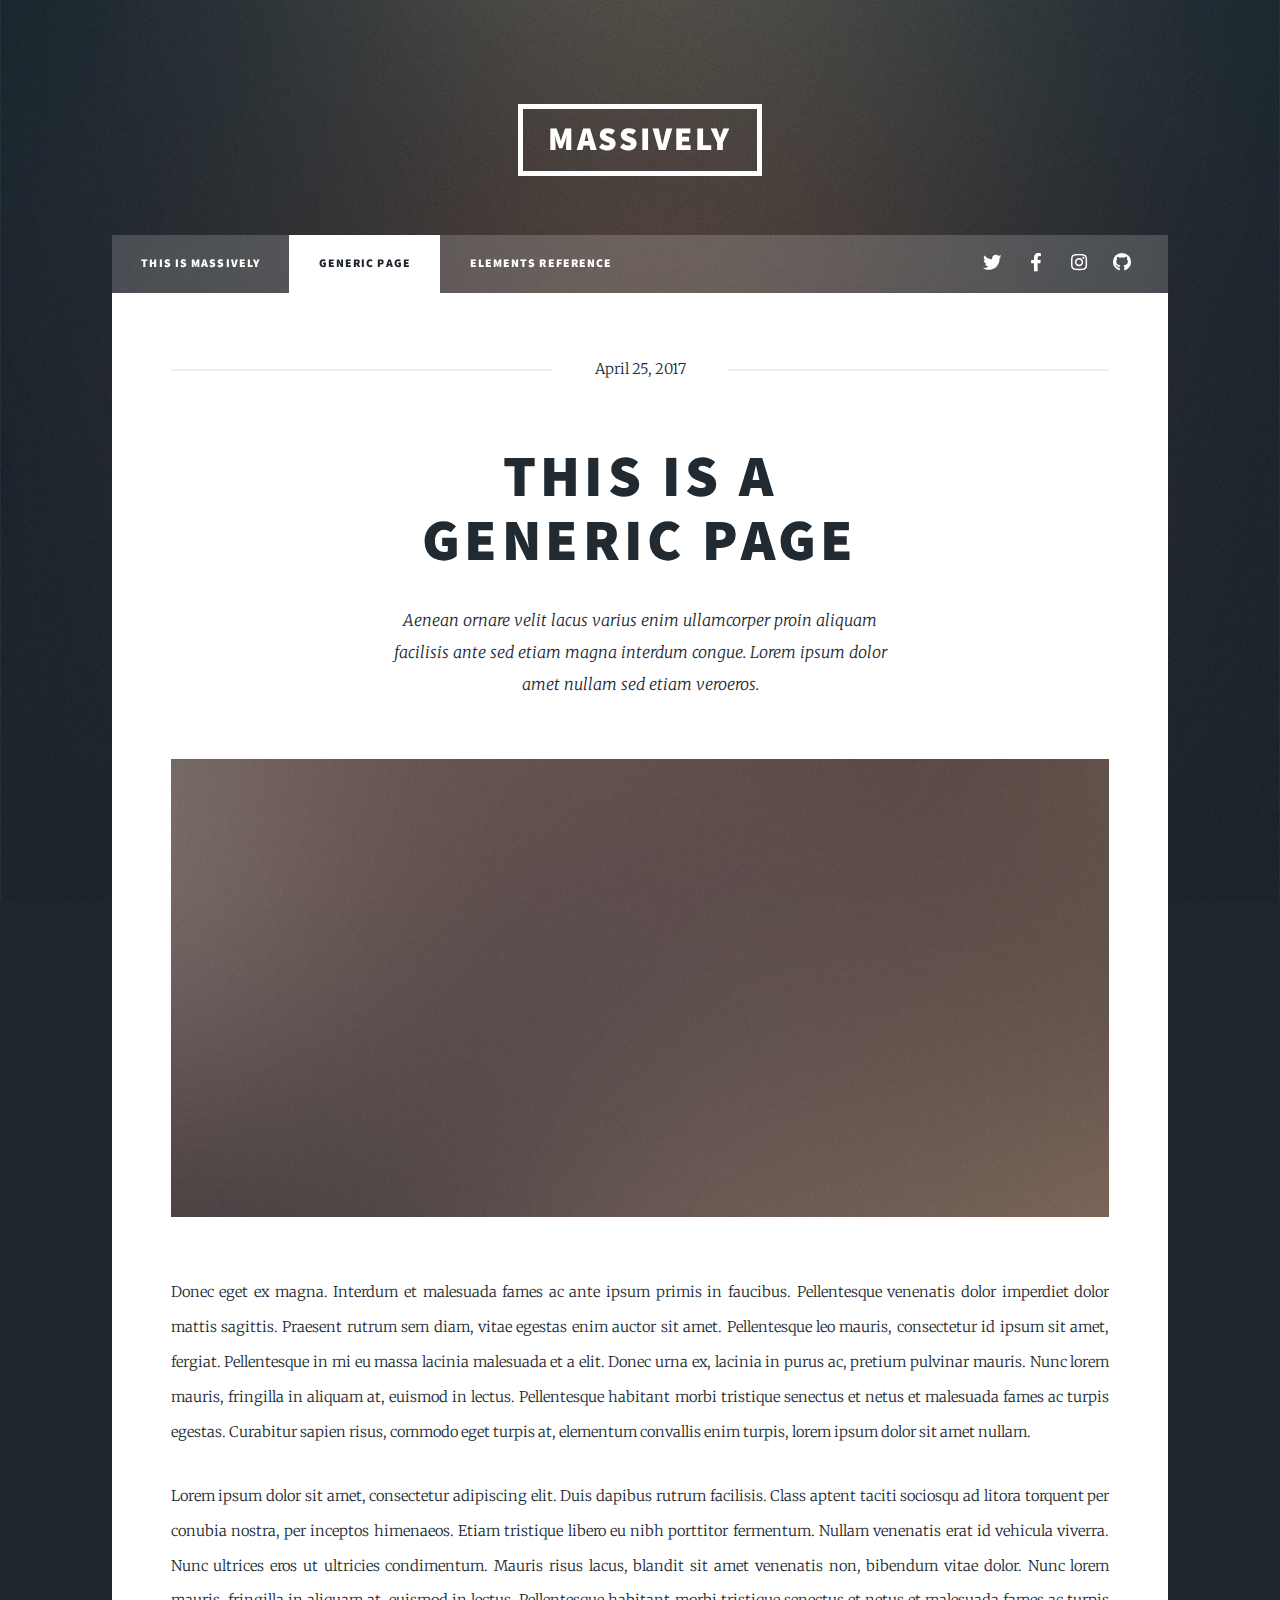
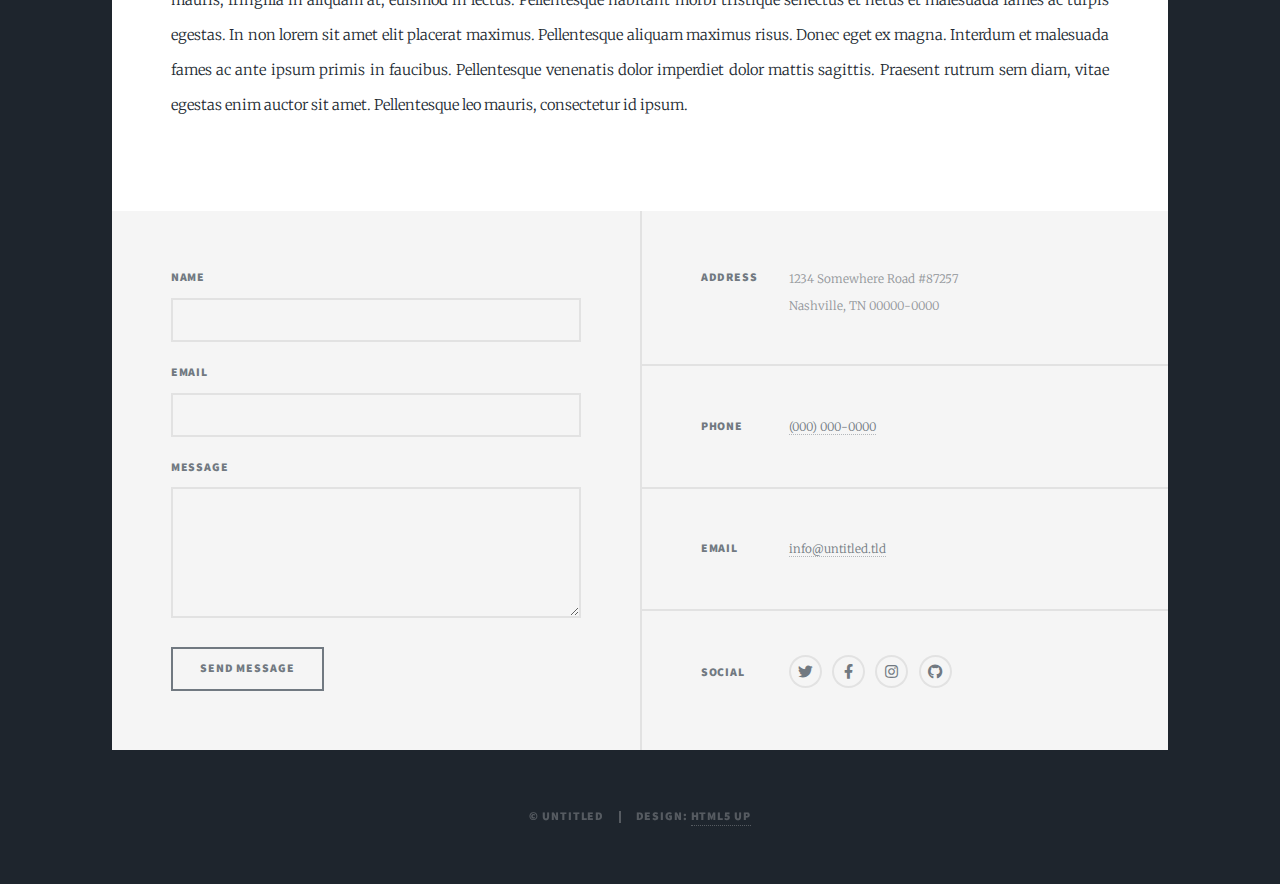
<file: generic.html>
<!DOCTYPE HTML>
<!--
	Massively by HTML5 UP
	html5up.net | @ajlkn
	Free for personal and commercial use under the CCA 3.0 license (html5up.net/license)
-->
<html>
	<head>
		<title>Generic Page - Massively by HTML5 UP</title>
		<meta charset="utf-8" />
		<meta name="viewport" content="width=device-width, initial-scale=1, user-scalable=no" />
		<link rel="stylesheet" href="assets/css/main.css" />
		<noscript><link rel="stylesheet" href="assets/css/noscript.css" /></noscript>
	</head>
	<body class="is-preload">

		<!-- Wrapper -->
			<div id="wrapper">

				<!-- Header -->
					<header id="header">
						<a href="index.html" class="logo">Massively</a>
					</header>

				<!-- Nav -->
					<nav id="nav">
						<ul class="links">
							<li><a href="index.html">This is Massively</a></li>
							<li class="active"><a href="generic.html">Generic Page</a></li>
							<li><a href="elements.html">Elements Reference</a></li>
						</ul>
						<ul class="icons">
							<li><a href="#" class="icon brands fa-twitter"><span class="label">Twitter</span></a></li>
							<li><a href="#" class="icon brands fa-facebook-f"><span class="label">Facebook</span></a></li>
							<li><a href="#" class="icon brands fa-instagram"><span class="label">Instagram</span></a></li>
							<li><a href="#" class="icon brands fa-github"><span class="label">GitHub</span></a></li>
						</ul>
					</nav>

				<!-- Main -->
					<div id="main">

						<!-- Post -->
							<section class="post">
								<header class="major">
									<span class="date">April 25, 2017</span>
									<h1>This is a<br />
									Generic Page</h1>
									<p>Aenean ornare velit lacus varius enim ullamcorper proin aliquam<br />
									facilisis ante sed etiam magna interdum congue. Lorem ipsum dolor<br />
									amet nullam sed etiam veroeros.</p>
								</header>
								<div class="image main"><img src="images/pic01.jpg" alt="" /></div>
								<p>Donec eget ex magna. Interdum et malesuada fames ac ante ipsum primis in faucibus. Pellentesque venenatis dolor imperdiet dolor mattis sagittis. Praesent rutrum sem diam, vitae egestas enim auctor sit amet. Pellentesque leo mauris, consectetur id ipsum sit amet, fergiat. Pellentesque in mi eu massa lacinia malesuada et a elit. Donec urna ex, lacinia in purus ac, pretium pulvinar mauris. Nunc lorem mauris, fringilla in aliquam at, euismod in lectus. Pellentesque habitant morbi tristique senectus et netus et malesuada fames ac turpis egestas. Curabitur sapien risus, commodo eget turpis at, elementum convallis enim turpis, lorem ipsum dolor sit amet nullam.</p>
								<p>Lorem ipsum dolor sit amet, consectetur adipiscing elit. Duis dapibus rutrum facilisis. Class aptent taciti sociosqu ad litora torquent per conubia nostra, per inceptos himenaeos. Etiam tristique libero eu nibh porttitor fermentum. Nullam venenatis erat id vehicula viverra. Nunc ultrices eros ut ultricies condimentum. Mauris risus lacus, blandit sit amet venenatis non, bibendum vitae dolor. Nunc lorem mauris, fringilla in aliquam at, euismod in lectus. Pellentesque habitant morbi tristique senectus et netus et malesuada fames ac turpis egestas. In non lorem sit amet elit placerat maximus. Pellentesque aliquam maximus risus. Donec eget ex magna. Interdum et malesuada fames ac ante ipsum primis in faucibus. Pellentesque venenatis dolor imperdiet dolor mattis sagittis. Praesent rutrum sem diam, vitae egestas enim auctor sit amet. Pellentesque leo mauris, consectetur id ipsum.</p>
							</section>

					</div>

				<!-- Footer -->
					<footer id="footer">
						<section>
							<form method="post" action="#">
								<div class="fields">
									<div class="field">
										<label for="name">Name</label>
										<input type="text" name="name" id="name" />
									</div>
									<div class="field">
										<label for="email">Email</label>
										<input type="text" name="email" id="email" />
									</div>
									<div class="field">
										<label for="message">Message</label>
										<textarea name="message" id="message" rows="3"></textarea>
									</div>
								</div>
								<ul class="actions">
									<li><input type="submit" value="Send Message" /></li>
								</ul>
							</form>
						</section>
						<section class="split contact">
							<section class="alt">
								<h3>Address</h3>
								<p>1234 Somewhere Road #87257<br />
								Nashville, TN 00000-0000</p>
							</section>
							<section>
								<h3>Phone</h3>
								<p><a href="#">(000) 000-0000</a></p>
							</section>
							<section>
								<h3>Email</h3>
								<p><a href="#">info@untitled.tld</a></p>
							</section>
							<section>
								<h3>Social</h3>
								<ul class="icons alt">
									<li><a href="#" class="icon brands alt fa-twitter"><span class="label">Twitter</span></a></li>
									<li><a href="#" class="icon brands alt fa-facebook-f"><span class="label">Facebook</span></a></li>
									<li><a href="#" class="icon brands alt fa-instagram"><span class="label">Instagram</span></a></li>
									<li><a href="#" class="icon brands alt fa-github"><span class="label">GitHub</span></a></li>
								</ul>
							</section>
						</section>
					</footer>

				<!-- Copyright -->
					<div id="copyright">
						<ul><li>&copy; Untitled</li><li>Design: <a href="https://html5up.net">HTML5 UP</a></li></ul>
					</div>

			</div>

		<!-- Scripts -->
			<script src="assets/js/jquery.min.js"></script>
			<script src="assets/js/jquery.scrollex.min.js"></script>
			<script src="assets/js/jquery.scrolly.min.js"></script>
			<script src="assets/js/browser.min.js"></script>
			<script src="assets/js/breakpoints.min.js"></script>
			<script src="assets/js/util.js"></script>
			<script src="assets/js/main.js"></script>

	</body>
</html>
</file>
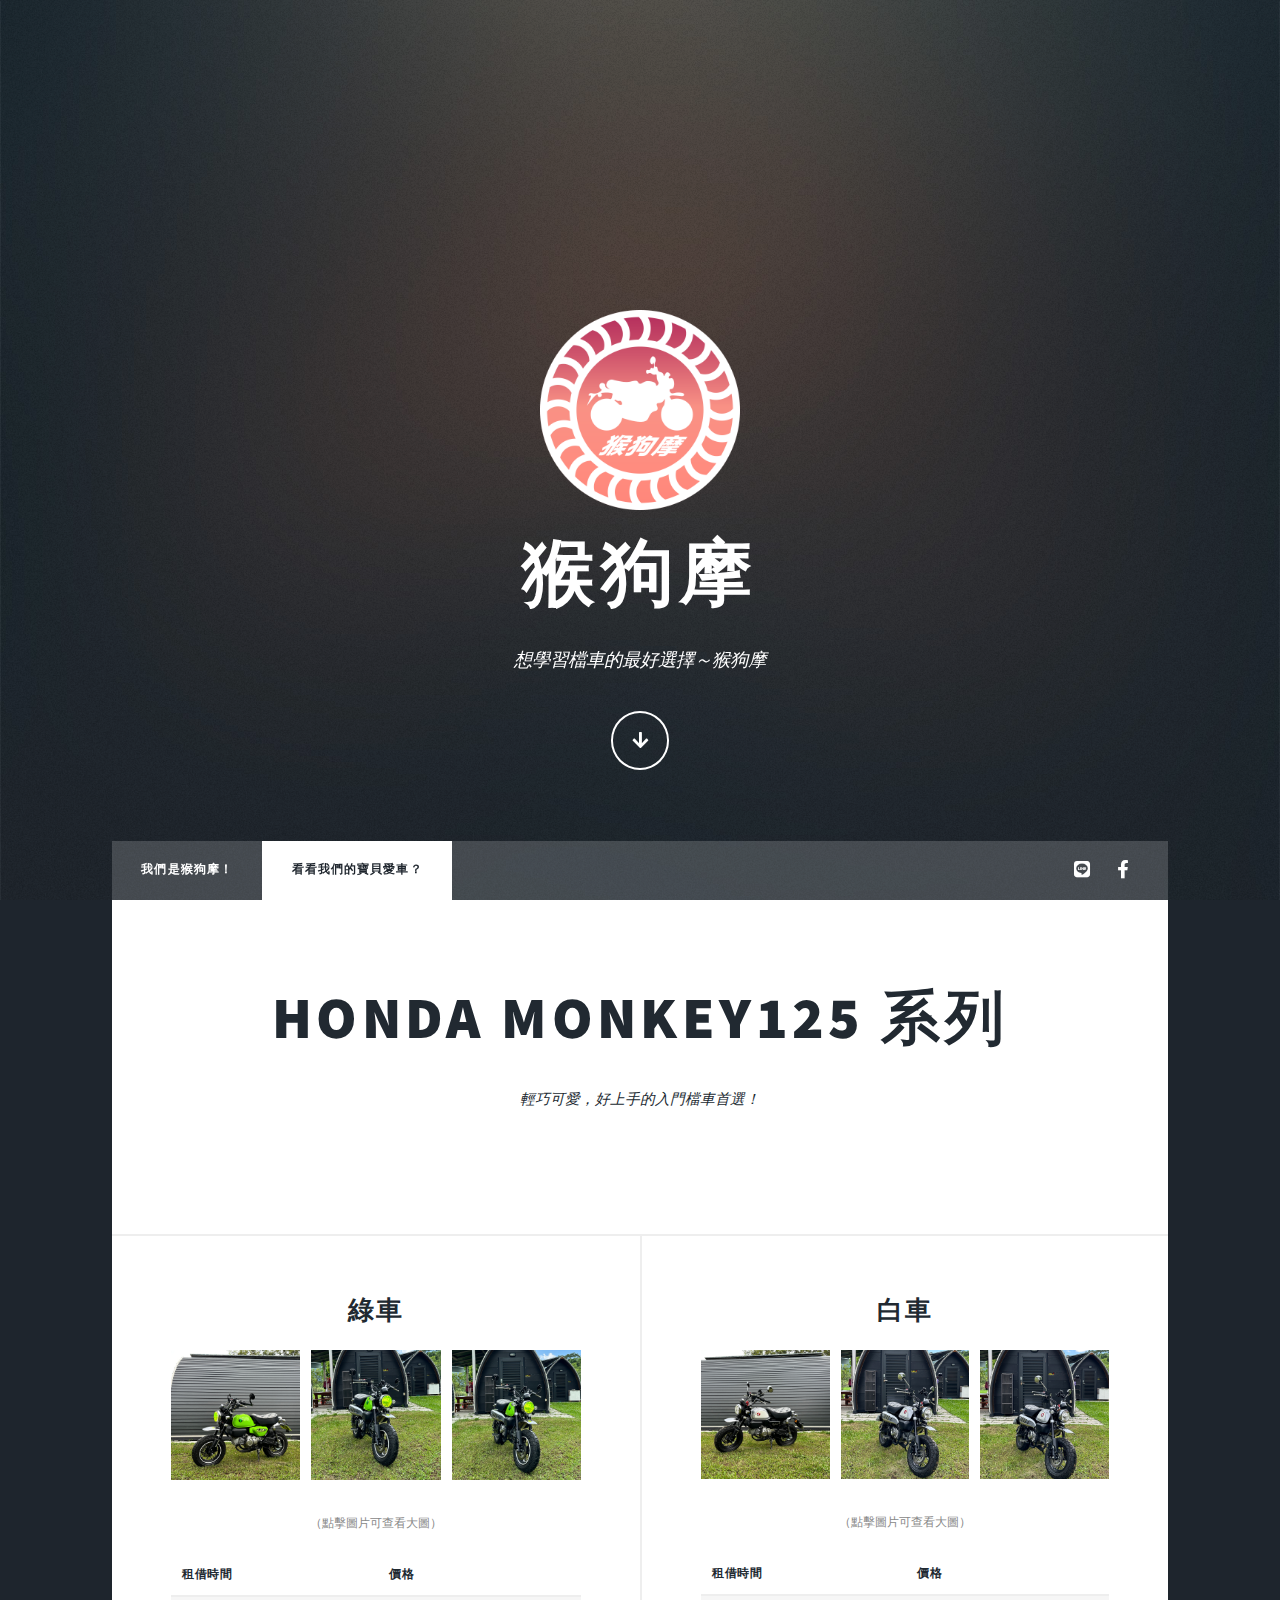
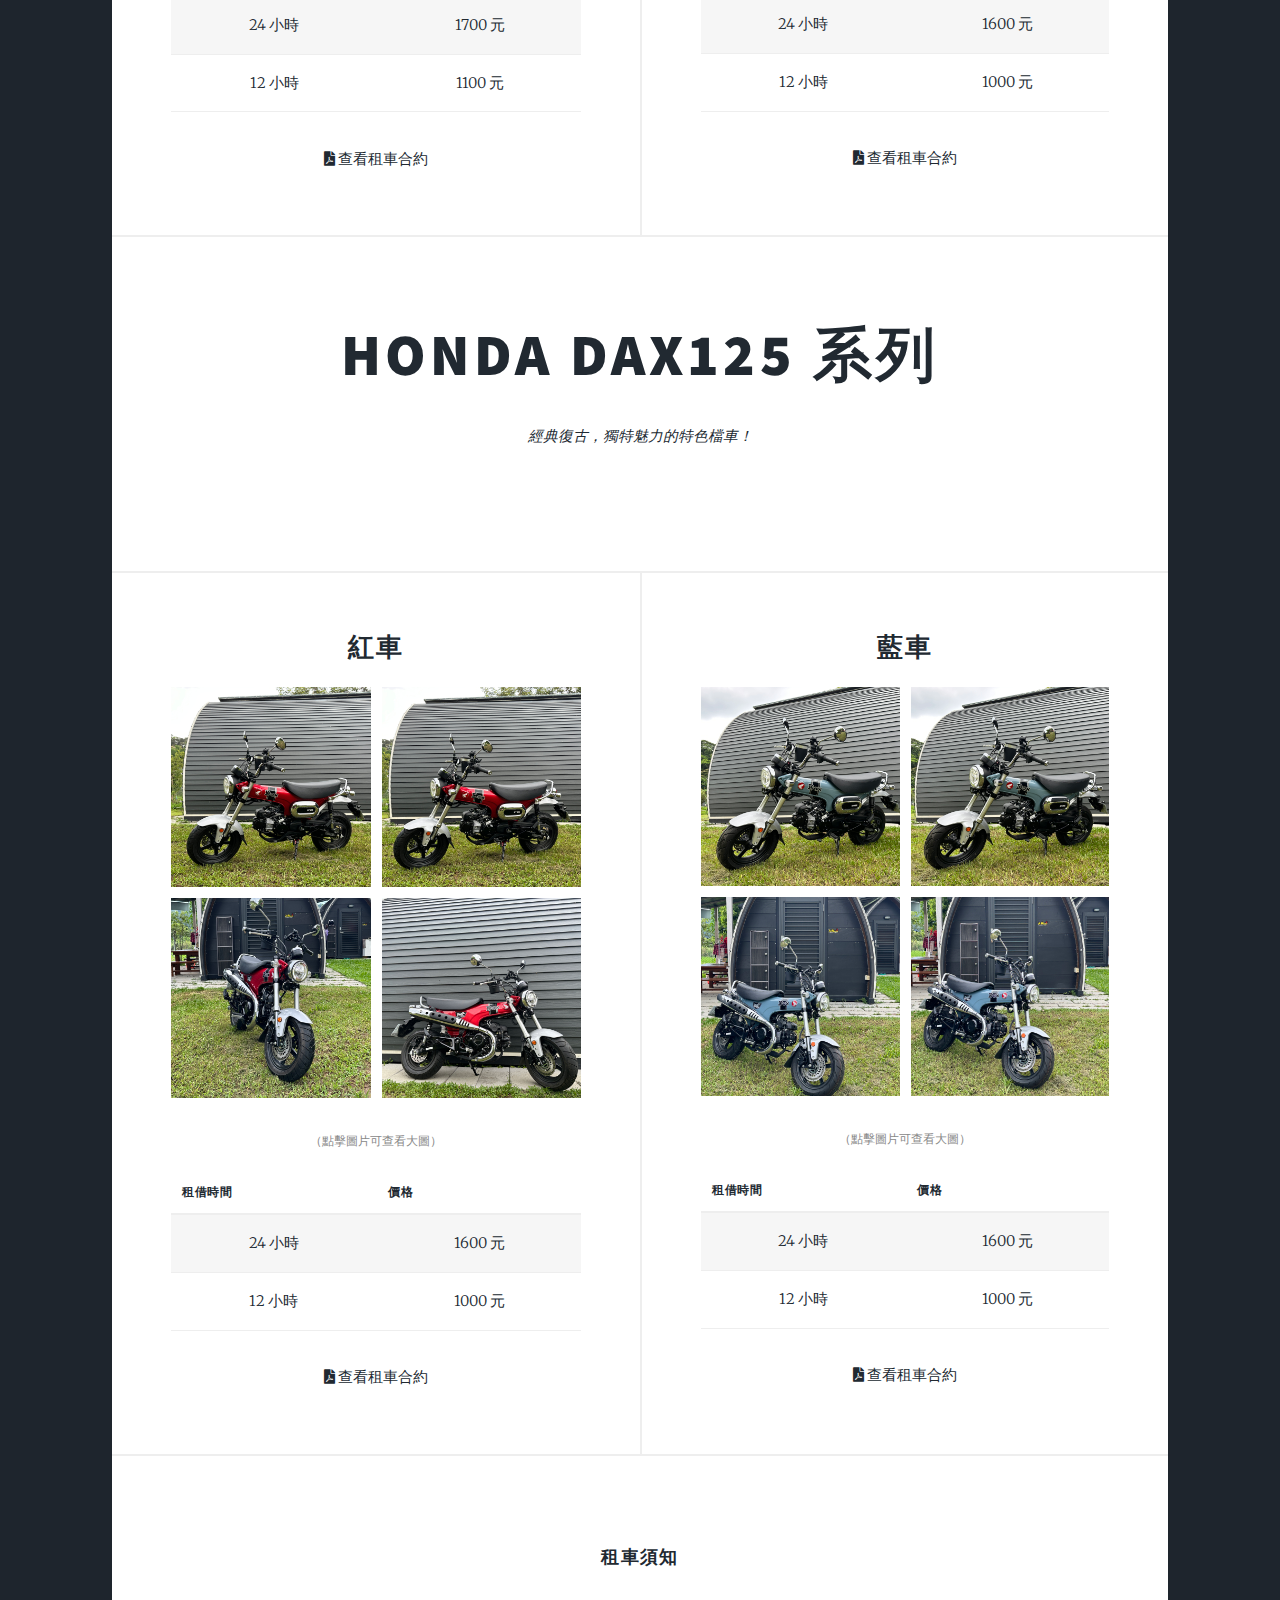
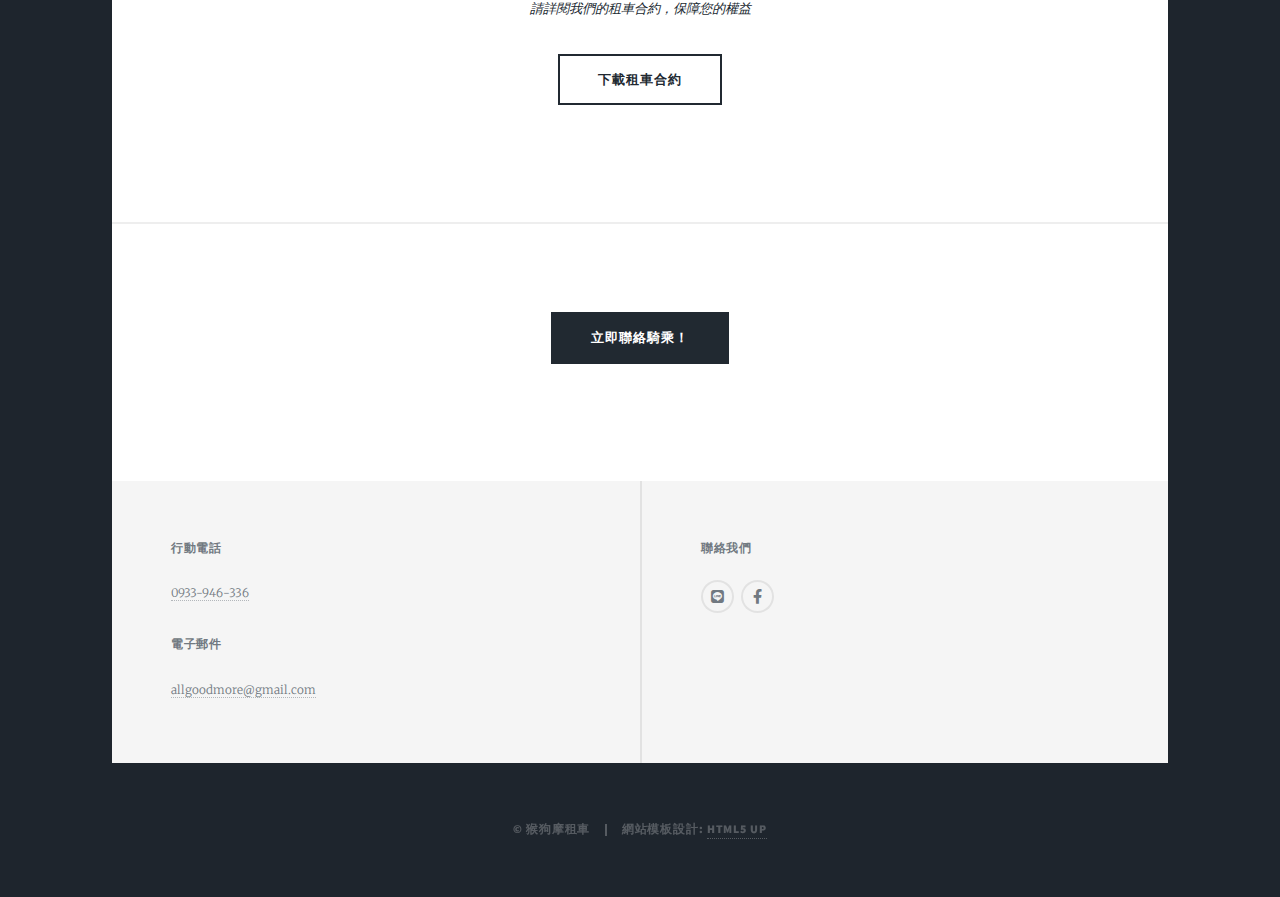
<file: items.html>
<!DOCTYPE HTML>
<!--
	Massively by HTML5 UP
	html5up.net | @ajlkn
	Free for personal and commercial use under the CCA 3.0 license (html5up.net/license)
-->
<html>
	<head>
		<title>猴狗摩</title>
		<meta name="description" content="猴狗摩租車，想學習檔車的最好選擇～猴狗摩"/>
		<meta name="author" content="猴狗摩" />
		<meta charset="utf-8" />
		<meta name="viewport" content="width=device-width, initial-scale=1, user-scalable=no" />
		<link rel="icon" type="image/png" href="favicon.png">
		<link rel="stylesheet" href="assets/css/main.css" />
		<link rel="stylesheet" href="assets/css/custom.css" />
		<noscript><link rel="stylesheet" href="assets/css/noscript.css" /></noscript>
	</head>
	<body class="is-preload">

		<!-- Wrapper -->
			<div id="wrapper" class="fade-in">

				<!-- Intro -->
					<div id="intro">
						<img src="images/HGM-Logo [Pass].png" alt="HGM Logo" style="width: 200px; margin-bottom: 2rem;" />
						<h1>猴狗摩</h1>
						<p>想學習檔車的最好選擇～猴狗摩</p>
						<ul class="actions">
							<li><a href="#header" class="button icon solid solo fa-arrow-down scrolly">繼續</a></li>
						</ul>
					</div>

				<!-- Header -->
					<header id="header">
						<a href="index.html" class="logo"><img src="images/HGM-Logo [Pass].png" alt="HGM Logo" style="width: 200px;" /></a>
					</header>

				<!-- Nav -->
					<nav id="nav">
						<ul class="links">
							<li><a href="index.html">我們是猴狗摩！</a></li>
							<li class="active"><a href="items.html">看看我們的寶貝愛車？</a></li>
						</ul>
						<ul class="icons">
							<li><a href="https://line.me/ti/p/kw-a3OWGm6" class="icon brands alt fa-line"><span class="label">LINE</span></a>
							<li><a href="https://www.facebook.com/people/%E7%8C%B4%E7%8B%97%E6%91%A9%E7%A7%9F%E8%BB%8A/61563800790587" class="icon brands fa-facebook-f"><span class="label">Facebook</span></a></li>
						</ul>
					</nav>

				<!-- Main -->
					<div id="main">

						<!-- Featured Post -->
							<article class="post featured">
								<header class="major">
									<h2>Honda Monkey125 系列</h2>
									<p>輕巧可愛，好上手的入門檔車首選！</p>
								</header>
							</article>

						<!-- Posts -->
							<section class="posts">
								<article>
									<header>
										<h2>綠車</h2>
									</header>
									<div class="box alt">
										<div class="row gtr-50 gtr-uniform">
											<div class="col-4"><a href="images/IMG_7566.JPG" target="_blank" class="image fit"><img src="images/IMG_7566.JPG" alt="" /></a></div>
											<div class="col-4"><a href="images/IMG_7565.JPG" target="_blank" class="image fit"><img src="images/IMG_7565.JPG" alt="" /></a></div>
											<div class="col-4"><a href="images/IMG_7564.JPG" target="_blank" class="image fit"><img src="images/IMG_7564.JPG" alt="" /></a></div>
										</div>
									</div>
									<p style="text-align: center; color: #888888; font-size: 0.8em;">（點擊圖片可查看大圖）</p>
									<div class="table-wrapper">
										<table>
											<thead>
												<tr>
													<th>租借時間</th>
													<th>價格</th>
												</tr>
											</thead>
											<tbody>
												<tr>
													<td>24 小時</td>
													<td>1700 元</td>
												</tr>
												<tr>
													<td>12 小時</td>
													<td>1100 元</td>
												</tr>
											</tbody>
										</table>
									</div>
									<p style="text-align: center;">
										<a href="assets/猴狗摩機車租賃定型化契約-大字版.pdf" target="_blank" class="icon solid fa-file-pdf"> 查看租車合約</a>
									</p>
								</article>
								<article>
									<header>
										<h2>白車</h2>
									</header>
									<div class="box alt">
										<div class="row gtr-50 gtr-uniform">
											<div class="col-4"><a href="images/IMG_7569.JPG" target="_blank" class="image fit"><img src="images/IMG_7569.JPG" alt="" /></a></div>
											<div class="col-4"><a href="images/IMG_7568.JPG" target="_blank" class="image fit"><img src="images/IMG_7568.JPG" alt="" /></a></div>
											<div class="col-4"><a href="images/IMG_7567.JPG" target="_blank" class="image fit"><img src="images/IMG_7567.JPG" alt="" /></a></div>
										</div>
									</div>
									<p style="text-align: center; color: #888888; font-size: 0.8em;">（點擊圖片可查看大圖）</p>
									<div class="table-wrapper">
										<table>
											<thead>
												<tr>
													<th>租借時間</th>
													<th>價格</th>
												</tr>
											</thead>
											<tbody>
												<tr>
													<td>24 小時</td>
													<td>1600 元</td>
												</tr>
												<tr>
													<td>12 小時</td>
													<td>1000 元</td>
												</tr>
											</tbody>
										</table>
									</div>
									<p style="text-align: center;">
										<a href="assets/猴狗摩機車租賃定型化契約-大字版.pdf" target="_blank" class="icon solid fa-file-pdf"> 查看租車合約</a>
									</p>
								</article>
							</section>

						<!-- Featured Post -->
							<article class="post featured">
								<header class="major">
									<h2>Honda Dax125 系列</h2>
									<p>經典復古，獨特魅力的特色檔車！</p>
								</header>
							</article>

						<!-- Posts -->
							<section class="posts">
								<article>
									<header>
										<h2>紅車</h2>
									</header>
									<div class="box alt">
										<div class="row gtr-50 gtr-uniform">
											<div class="col-6"><a href="images/IMG_7563.JPG" target="_blank" class="image fit"><img src="images/IMG_7563.JPG" alt="" /></a></div>
											<div class="col-6"><a href="images/IMG_7562.JPG" target="_blank" class="image fit"><img src="images/IMG_7562.JPG" alt="" /></a></div>
											<div class="col-6"><a href="images/IMG_7561.JPG" target="_blank" class="image fit"><img src="images/IMG_7561.JPG" alt="" /></a></div>
											<div class="col-6"><a href="images/IMG_7552.JPG" target="_blank" class="image fit"><img src="images/IMG_7552.JPG" alt="" /></a></div>
										</div>
									</div>
									<p style="text-align: center; color: #888888; font-size: 0.8em;">（點擊圖片可查看大圖）</p>
									<div class="table-wrapper">
										<table>
											<thead>
												<tr>
													<th>租借時間</th>
													<th>價格</th>
												</tr>
											</thead>
											<tbody>
												<tr>
													<td>24 小時</td>
													<td>1600 元</td>
												</tr>
												<tr>
													<td>12 小時</td>
													<td>1000 元</td>
												</tr>
											</tbody>
										</table>
									</div>
									<p style="text-align: center;">
										<a href="assets/猴狗摩機車租賃定型化契約-大字版.pdf" target="_blank" class="icon solid fa-file-pdf"> 查看租車合約</a>
									</p>
								</article>
								<article>
									<header>
										<h2>藍車</h2>
									</header>
									<div class="box alt">
										<div class="row gtr-50 gtr-uniform">
											<div class="col-6"><a href="images/IMG_7557.JPG" target="_blank" class="image fit"><img src="images/IMG_7557.JPG" alt="" /></a></div>
											<div class="col-6"><a href="images/IMG_7558.JPG" target="_blank" class="image fit"><img src="images/IMG_7558.JPG" alt="" /></a></div>
											<div class="col-6"><a href="images/IMG_7559.JPG" target="_blank" class="image fit"><img src="images/IMG_7559.JPG" alt="" /></a></div>
											<div class="col-6"><a href="images/IMG_7560.JPG" target="_blank" class="image fit"><img src="images/IMG_7560.JPG" alt="" /></a></div>
										</div>
									</div>
									<p style="text-align: center; color: #888888; font-size: 0.8em;">（點擊圖片可查看大圖）</p>
									<div class="table-wrapper">
										<table>
											<thead>
												<tr>
													<th>租借時間</th>
													<th>價格</th>
												</tr>
											</thead>
											<tbody>
												<tr>
													<td>24 小時</td>
													<td>1600 元</td>
												</tr>
												<tr>
													<td>12 小時</td>
													<td>1000 元</td>
												</tr>
											</tbody>
										</table>
									</div>
									<p style="text-align: center;">
										<a href="assets/猴狗摩機車租賃定型化契約-大字版.pdf" target="_blank" class="icon solid fa-file-pdf"> 查看租車合約</a>
									</p>
								</article>
							</section>

							<!-- Featured Post -->
								<article class="post featured">
									<header class="major">
										<h3>租車須知</h3>
										<p>請詳閱我們的租車合約，保障您的權益</p>
										<ul class="actions special">
											<li><a href="assets/猴狗摩機車租賃定型化契約-大字版.pdf" target="_blank" class="button large">下載租車合約</a></li>
										</ul>
									</header>
								</article>

							<!-- Featured Post -->
								<article class="post featured">
									<header class="major">
										<ul class="actions special">
											<li><a href="https://line.me/ti/p/kw-a3OWGm6" class="button large primary">立即聯絡騎乘！</a></li>
										</ul>
									</header>
								</article>
					</div>

				<!-- Footer -->
					<footer id="footer">
						<section>
							<section>
								<h3>行動電話</h3>
								<p><a href="tel:0933946336">0933-946-336</a></p>
							</section>
							<section>
								<h3>電子郵件</h3>
								<p><a href="mailto:allgoodmore@gmail.com">allgoodmore@gmail.com</a></p>
							</section>
						</section>
						<section>
							<section>
								<h3>聯絡我們</h3>
								<ul class="icons alt">
									<li><a href="https://line.me/ti/p/kw-a3OWGm6" class="icon brands alt fa-line"><span class="label">LINE</span></a>
									<li><a href="https://www.facebook.com/people/%E7%8C%B4%E7%8B%97%E6%91%A9%E7%A7%9F%E8%BB%8A/61563800790587" class="icon brands alt fa-facebook-f"><span class="label">Facebook</span></a></li>
								</ul>
							</section>
							<section>
							</section>
						</section>
					</footer>

				<!-- Copyright -->
					<div id="copyright">
						<ul><li>&copy; 猴狗摩租車</li><li>網站模板設計: <a href="https://html5up.net">HTML5 UP</a></li></ul>
					</div>

			</div>

		<!-- Scripts -->
			<script src="assets/js/jquery.min.js"></script>
			<script src="assets/js/jquery.scrollex.min.js"></script>
			<script src="assets/js/jquery.scrolly.min.js"></script>
			<script src="assets/js/browser.min.js"></script>
			<script src="assets/js/breakpoints.min.js"></script>
			<script src="assets/js/util.js"></script>
			<script src="assets/js/main.js"></script>

	</body>
</html>
</file>
<file: assets/css/custom.css>
#header .logo {
    padding: 1rem;
    display: flex;
    align-items: center;
    justify-content: center;
}

#header .logo img {
    width: 100px;
    height: auto;
}
</file>
<file: assets/css/main.css>
@import url(fontawesome-all.min.css);
@import url("https://fonts.googleapis.com/css?family=Merriweather:300,700,300italic,700italic|Source+Sans+Pro:900");

/*
	Massively by HTML5 UP
	html5up.net | @ajlkn
	Free for personal and commercial use under the CCA 3.0 license (html5up.net/license)
*/

html, body, div, span, applet, object,
iframe, h1, h2, h3, h4, h5, h6, p, blockquote,
pre, a, abbr, acronym, address, big, cite,
code, del, dfn, em, img, ins, kbd, q, s, samp,
small, strike, strong, sub, sup, tt, var, b,
u, i, center, dl, dt, dd, ol, ul, li, fieldset,
form, label, legend, table, caption, tbody,
tfoot, thead, tr, th, td, article, aside,
canvas, details, embed, figure, figcaption,
footer, header, hgroup, menu, nav, output, ruby,
section, summary, time, mark, audio, video {
	margin: 0;
	padding: 0;
	border: 0;
	font-size: 100%;
	font: inherit;
	vertical-align: baseline;}

article, aside, details, figcaption, figure,
footer, header, hgroup, menu, nav, section {
	display: block;}

body {
	line-height: 1;
}

ol, ul {
	list-style: none;
}

blockquote, q {
	quotes: none;
}

	blockquote:before, blockquote:after, q:before, q:after {
		content: '';
		content: none;
	}

table {
	border-collapse: collapse;
	border-spacing: 0;
}

body {
	-webkit-text-size-adjust: none;
}

mark {
	background-color: transparent;
	color: inherit;
}

input::-moz-focus-inner {
	border: 0;
	padding: 0;
}

input, select, textarea {
	-moz-appearance: none;
	-webkit-appearance: none;
	-ms-appearance: none;
	appearance: none;
}

/* Basic */

	@-ms-viewport {
		width: device-width;
	}

	body {
		-ms-overflow-style: scrollbar;
	}

	@media screen and (max-width: 480px) {

		html, body {
			min-width: 320px;
		}

	}

	html {
		box-sizing: border-box;
	}

	*, *:before, *:after {
		box-sizing: inherit;
	}

	body {
		background-color: #1e252d;
	}

		body.is-preload *, body.is-preload *:before, body.is-preload *:after {
			-moz-animation: none !important;
			-webkit-animation: none !important;
			-ms-animation: none !important;
			animation: none !important;
			-moz-transition: none !important;
			-webkit-transition: none !important;
			-ms-transition: none !important;
			transition: none !important;
		}

/* Type */

	html {
		font-size: 16pt;
	}

		@media screen and (max-width: 1680px) {

			html {
				font-size: 12pt;
			}

		}

		@media screen and (max-width: 1280px) {

			html {
				font-size: 11pt;
			}

		}

		@media screen and (max-width: 360px) {

			html {
				font-size: 10pt;
			}

		}

	body {
		color: #212931;
	}

	body, input, select, textarea {
		font-family: "Merriweather", Georgia, serif;
		font-weight: 300;
		font-size: 1rem;
		line-height: 2.375;
	}

	a {
		-moz-transition: color 0.2s ease-in-out, background-color 0.2s ease-in-out, border-color 0.2s ease-in-out, box-shadow 0.2s ease-in-out;
		-webkit-transition: color 0.2s ease-in-out, background-color 0.2s ease-in-out, border-color 0.2s ease-in-out, box-shadow 0.2s ease-in-out;
		-ms-transition: color 0.2s ease-in-out, background-color 0.2s ease-in-out, border-color 0.2s ease-in-out, box-shadow 0.2s ease-in-out;
		transition: color 0.2s ease-in-out, background-color 0.2s ease-in-out, border-color 0.2s ease-in-out, box-shadow 0.2s ease-in-out;
		border-bottom: dotted 1px;
		text-decoration: none;
	}

		a:hover {
			border-bottom-color: transparent;
		}

	strong, b {
		font-weight: 600;
	}

	em, i {
		font-style: italic;
	}

	p {
		text-align: justify;
		margin: 0 0 2rem 0;
	}

	h1, h2, h3, h4, h5, h6 {
		font-family: "Source Sans Pro", Helvetica, sans-serif;
		font-weight: 900;
		line-height: 1.5;
		letter-spacing: 0.075em;
		text-transform: uppercase;
		margin: 0 0 1rem 0;
	}

		h1 a, h2 a, h3 a, h4 a, h5 a, h6 a {
			border-bottom: 0;
			color: inherit;
			text-decoration: none;
		}

	h1 {
		font-size: 4rem;
		line-height: 1.1;
		margin: 0 0 2rem 0;
	}

	h2 {
		font-size: 1.75rem;
		line-height: 1.3;
		margin: 0 0 1.5rem 0;
	}

	h3 {
		font-size: 1.25rem;
		margin: 0 0 1.5rem 0;
	}

	h4 {
		font-size: 1rem;
	}

	h5 {
		font-size: 0.9rem;
	}

	h6 {
		font-size: 0.8rem;
	}

	sub {
		font-size: 0.8rem;
		position: relative;
		top: 0.5rem;
	}

	sup {
		font-size: 0.8rem;
		position: relative;
		top: -0.5rem;
	}

	blockquote {
		border-left: solid 4px;
		font-style: italic;
		margin: 0 0 2rem 0;
		padding: 0.5rem 0 0.5rem 2rem;
	}

	code {
		border: solid 2px;
		font-family: "Courier New", monospace;
		font-size: 0.9rem;
		margin: 0 0.25rem;
		padding: 0.25rem 0.65rem;
	}

	pre {
		-webkit-overflow-scrolling: touch;
		font-family: "Courier New", monospace;
		font-size: 0.9rem;
		margin: 0 0 2rem 0;
	}

		pre code {
			display: block;
			line-height: 1.75;
			padding: 1rem 1.5rem;
			overflow-x: auto;
		}

	hr {
		border: 0;
		border-bottom: solid 2px;
		margin: 3rem 0;
	}

		hr.major {
			margin: 5rem 0;
		}

	.align-left {
		text-align: left;
	}

	.align-center {
		text-align: center;
	}

	.align-right {
		text-align: right;
	}

	input, select, textarea {
		color: #212931;
	}

	a {
		color: #212931;
		border-bottom-color: rgba(33, 41, 49, 0.5);
	}

		a:hover {
			border-bottom-color: transparent;
			color: #18bfef !important;
		}

	strong, b {
		color: #212931;
	}

	h1, h2, h3, h4, h5, h6 {
		color: #212931;
	}

	blockquote {
		border-left-color: #eeeeee;
	}

	code {
		background: rgba(220, 220, 220, 0.25);
		border-color: #eeeeee;
	}

	hr {
		border-bottom-color: #eeeeee;
	}

/* Row */

	.row {
		display: flex;
		flex-wrap: wrap;
		box-sizing: border-box;
		align-items: stretch;
	}

		.row > * {
			box-sizing: border-box;
		}

		.row.gtr-uniform > * > :last-child {
			margin-bottom: 0;
		}

		.row.aln-left {
			justify-content: flex-start;
		}

		.row.aln-center {
			justify-content: center;
		}

		.row.aln-right {
			justify-content: flex-end;
		}

		.row.aln-top {
			align-items: flex-start;
		}

		.row.aln-middle {
			align-items: center;
		}

		.row.aln-bottom {
			align-items: flex-end;
		}

		.row > .imp {
			order: -1;
		}

		.row > .col-1 {
			width: 8.33333%;
		}

		.row > .off-1 {
			margin-left: 8.33333%;
		}

		.row > .col-2 {
			width: 16.66667%;
		}

		.row > .off-2 {
			margin-left: 16.66667%;
		}

		.row > .col-3 {
			width: 25%;
		}

		.row > .off-3 {
			margin-left: 25%;
		}

		.row > .col-4 {
			width: 33.33333%;
		}

		.row > .off-4 {
			margin-left: 33.33333%;
		}

		.row > .col-5 {
			width: 41.66667%;
		}

		.row > .off-5 {
			margin-left: 41.66667%;
		}

		.row > .col-6 {
			width: 50%;
		}

		.row > .off-6 {
			margin-left: 50%;
		}

		.row > .col-7 {
			width: 58.33333%;
		}

		.row > .off-7 {
			margin-left: 58.33333%;
		}

		.row > .col-8 {
			width: 66.66667%;
		}

		.row > .off-8 {
			margin-left: 66.66667%;
		}

		.row > .col-9 {
			width: 75%;
		}

		.row > .off-9 {
			margin-left: 75%;
		}

		.row > .col-10 {
			width: 83.33333%;
		}

		.row > .off-10 {
			margin-left: 83.33333%;
		}

		.row > .col-11 {
			width: 91.66667%;
		}

		.row > .off-11 {
			margin-left: 91.66667%;
		}

		.row > .col-12 {
			width: 100%;
		}

		.row > .off-12 {
			margin-left: 100%;
		}

		.row.gtr-0 {
			margin-top: 0;
			margin-left: 0rem;
		}

			.row.gtr-0 > * {
				padding: 0 0 0 0rem;
			}

			.row.gtr-0.gtr-uniform {
				margin-top: 0rem;
			}

				.row.gtr-0.gtr-uniform > * {
					padding-top: 0rem;
				}

		.row.gtr-25 {
			margin-top: 0;
			margin-left: -0.375rem;
		}

			.row.gtr-25 > * {
				padding: 0 0 0 0.375rem;
			}

			.row.gtr-25.gtr-uniform {
				margin-top: -0.375rem;
			}

				.row.gtr-25.gtr-uniform > * {
					padding-top: 0.375rem;
				}

		.row.gtr-50 {
			margin-top: 0;
			margin-left: -0.75rem;
		}

			.row.gtr-50 > * {
				padding: 0 0 0 0.75rem;
			}

			.row.gtr-50.gtr-uniform {
				margin-top: -0.75rem;
			}

				.row.gtr-50.gtr-uniform > * {
					padding-top: 0.75rem;
				}

		.row {
			margin-top: 0;
			margin-left: -1.5rem;
		}

			.row > * {
				padding: 0 0 0 1.5rem;
			}

			.row.gtr-uniform {
				margin-top: -1.5rem;
			}

				.row.gtr-uniform > * {
					padding-top: 1.5rem;
				}

		.row.gtr-150 {
			margin-top: 0;
			margin-left: -2.25rem;
		}

			.row.gtr-150 > * {
				padding: 0 0 0 2.25rem;
			}

			.row.gtr-150.gtr-uniform {
				margin-top: -2.25rem;
			}

				.row.gtr-150.gtr-uniform > * {
					padding-top: 2.25rem;
				}

		.row.gtr-200 {
			margin-top: 0;
			margin-left: -3rem;
		}

			.row.gtr-200 > * {
				padding: 0 0 0 3rem;
			}

			.row.gtr-200.gtr-uniform {
				margin-top: -3rem;
			}

				.row.gtr-200.gtr-uniform > * {
					padding-top: 3rem;
				}

		@media screen and (max-width: 1680px) {

			.row {
				display: flex;
				flex-wrap: wrap;
				box-sizing: border-box;
				align-items: stretch;
			}

				.row > * {
					box-sizing: border-box;
				}

				.row.gtr-uniform > * > :last-child {
					margin-bottom: 0;
				}

				.row.aln-left {
					justify-content: flex-start;
				}

				.row.aln-center {
					justify-content: center;
				}

				.row.aln-right {
					justify-content: flex-end;
				}

				.row.aln-top {
					align-items: flex-start;
				}

				.row.aln-middle {
					align-items: center;
				}

				.row.aln-bottom {
					align-items: flex-end;
				}

				.row > .imp-xlarge {
					order: -1;
				}

				.row > .col-1-xlarge {
					width: 8.33333%;
				}

				.row > .off-1-xlarge {
					margin-left: 8.33333%;
				}

				.row > .col-2-xlarge {
					width: 16.66667%;
				}

				.row > .off-2-xlarge {
					margin-left: 16.66667%;
				}

				.row > .col-3-xlarge {
					width: 25%;
				}

				.row > .off-3-xlarge {
					margin-left: 25%;
				}

				.row > .col-4-xlarge {
					width: 33.33333%;
				}

				.row > .off-4-xlarge {
					margin-left: 33.33333%;
				}

				.row > .col-5-xlarge {
					width: 41.66667%;
				}

				.row > .off-5-xlarge {
					margin-left: 41.66667%;
				}

				.row > .col-6-xlarge {
					width: 50%;
				}

				.row > .off-6-xlarge {
					margin-left: 50%;
				}

				.row > .col-7-xlarge {
					width: 58.33333%;
				}

				.row > .off-7-xlarge {
					margin-left: 58.33333%;
				}

				.row > .col-8-xlarge {
					width: 66.66667%;
				}

				.row > .off-8-xlarge {
					margin-left: 66.66667%;
				}

				.row > .col-9-xlarge {
					width: 75%;
				}

				.row > .off-9-xlarge {
					margin-left: 75%;
				}

				.row > .col-10-xlarge {
					width: 83.33333%;
				}

				.row > .off-10-xlarge {
					margin-left: 83.33333%;
				}

				.row > .col-11-xlarge {
					width: 91.66667%;
				}

				.row > .off-11-xlarge {
					margin-left: 91.66667%;
				}

				.row > .col-12-xlarge {
					width: 100%;
				}

				.row > .off-12-xlarge {
					margin-left: 100%;
				}

				.row.gtr-0 {
					margin-top: 0;
					margin-left: 0rem;
				}

					.row.gtr-0 > * {
						padding: 0 0 0 0rem;
					}

					.row.gtr-0.gtr-uniform {
						margin-top: 0rem;
					}

						.row.gtr-0.gtr-uniform > * {
							padding-top: 0rem;
						}

				.row.gtr-25 {
					margin-top: 0;
					margin-left: -0.375rem;
				}

					.row.gtr-25 > * {
						padding: 0 0 0 0.375rem;
					}

					.row.gtr-25.gtr-uniform {
						margin-top: -0.375rem;
					}

						.row.gtr-25.gtr-uniform > * {
							padding-top: 0.375rem;
						}

				.row.gtr-50 {
					margin-top: 0;
					margin-left: -0.75rem;
				}

					.row.gtr-50 > * {
						padding: 0 0 0 0.75rem;
					}

					.row.gtr-50.gtr-uniform {
						margin-top: -0.75rem;
					}

						.row.gtr-50.gtr-uniform > * {
							padding-top: 0.75rem;
						}

				.row {
					margin-top: 0;
					margin-left: -1.5rem;
				}

					.row > * {
						padding: 0 0 0 1.5rem;
					}

					.row.gtr-uniform {
						margin-top: -1.5rem;
					}

						.row.gtr-uniform > * {
							padding-top: 1.5rem;
						}

				.row.gtr-150 {
					margin-top: 0;
					margin-left: -2.25rem;
				}

					.row.gtr-150 > * {
						padding: 0 0 0 2.25rem;
					}

					.row.gtr-150.gtr-uniform {
						margin-top: -2.25rem;
					}

						.row.gtr-150.gtr-uniform > * {
							padding-top: 2.25rem;
						}

				.row.gtr-200 {
					margin-top: 0;
					margin-left: -3rem;
				}

					.row.gtr-200 > * {
						padding: 0 0 0 3rem;
					}

					.row.gtr-200.gtr-uniform {
						margin-top: -3rem;
					}

						.row.gtr-200.gtr-uniform > * {
							padding-top: 3rem;
						}

		}

		@media screen and (max-width: 1280px) {

			.row {
				display: flex;
				flex-wrap: wrap;
				box-sizing: border-box;
				align-items: stretch;
			}

				.row > * {
					box-sizing: border-box;
				}

				.row.gtr-uniform > * > :last-child {
					margin-bottom: 0;
				}

				.row.aln-left {
					justify-content: flex-start;
				}

				.row.aln-center {
					justify-content: center;
				}

				.row.aln-right {
					justify-content: flex-end;
				}

				.row.aln-top {
					align-items: flex-start;
				}

				.row.aln-middle {
					align-items: center;
				}

				.row.aln-bottom {
					align-items: flex-end;
				}

				.row > .imp-large {
					order: -1;
				}

				.row > .col-1-large {
					width: 8.33333%;
				}

				.row > .off-1-large {
					margin-left: 8.33333%;
				}

				.row > .col-2-large {
					width: 16.66667%;
				}

				.row > .off-2-large {
					margin-left: 16.66667%;
				}

				.row > .col-3-large {
					width: 25%;
				}

				.row > .off-3-large {
					margin-left: 25%;
				}

				.row > .col-4-large {
					width: 33.33333%;
				}

				.row > .off-4-large {
					margin-left: 33.33333%;
				}

				.row > .col-5-large {
					width: 41.66667%;
				}

				.row > .off-5-large {
					margin-left: 41.66667%;
				}

				.row > .col-6-large {
					width: 50%;
				}

				.row > .off-6-large {
					margin-left: 50%;
				}

				.row > .col-7-large {
					width: 58.33333%;
				}

				.row > .off-7-large {
					margin-left: 58.33333%;
				}

				.row > .col-8-large {
					width: 66.66667%;
				}

				.row > .off-8-large {
					margin-left: 66.66667%;
				}

				.row > .col-9-large {
					width: 75%;
				}

				.row > .off-9-large {
					margin-left: 75%;
				}

				.row > .col-10-large {
					width: 83.33333%;
				}

				.row > .off-10-large {
					margin-left: 83.33333%;
				}

				.row > .col-11-large {
					width: 91.66667%;
				}

				.row > .off-11-large {
					margin-left: 91.66667%;
				}

				.row > .col-12-large {
					width: 100%;
				}

				.row > .off-12-large {
					margin-left: 100%;
				}

				.row.gtr-0 {
					margin-top: 0;
					margin-left: 0rem;
				}

					.row.gtr-0 > * {
						padding: 0 0 0 0rem;
					}

					.row.gtr-0.gtr-uniform {
						margin-top: 0rem;
					}

						.row.gtr-0.gtr-uniform > * {
							padding-top: 0rem;
						}

				.row.gtr-25 {
					margin-top: 0;
					margin-left: -0.375rem;
				}

					.row.gtr-25 > * {
						padding: 0 0 0 0.375rem;
					}

					.row.gtr-25.gtr-uniform {
						margin-top: -0.375rem;
					}

						.row.gtr-25.gtr-uniform > * {
							padding-top: 0.375rem;
						}

				.row.gtr-50 {
					margin-top: 0;
					margin-left: -0.75rem;
				}

					.row.gtr-50 > * {
						padding: 0 0 0 0.75rem;
					}

					.row.gtr-50.gtr-uniform {
						margin-top: -0.75rem;
					}

						.row.gtr-50.gtr-uniform > * {
							padding-top: 0.75rem;
						}

				.row {
					margin-top: 0;
					margin-left: -1.5rem;
				}

					.row > * {
						padding: 0 0 0 1.5rem;
					}

					.row.gtr-uniform {
						margin-top: -1.5rem;
					}

						.row.gtr-uniform > * {
							padding-top: 1.5rem;
						}

				.row.gtr-150 {
					margin-top: 0;
					margin-left: -2.25rem;
				}

					.row.gtr-150 > * {
						padding: 0 0 0 2.25rem;
					}

					.row.gtr-150.gtr-uniform {
						margin-top: -2.25rem;
					}

						.row.gtr-150.gtr-uniform > * {
							padding-top: 2.25rem;
						}

				.row.gtr-200 {
					margin-top: 0;
					margin-left: -3rem;
				}

					.row.gtr-200 > * {
						padding: 0 0 0 3rem;
					}

					.row.gtr-200.gtr-uniform {
						margin-top: -3rem;
					}

						.row.gtr-200.gtr-uniform > * {
							padding-top: 3rem;
						}

		}

		@media screen and (max-width: 980px) {

			.row {
				display: flex;
				flex-wrap: wrap;
				box-sizing: border-box;
				align-items: stretch;
			}

				.row > * {
					box-sizing: border-box;
				}

				.row.gtr-uniform > * > :last-child {
					margin-bottom: 0;
				}

				.row.aln-left {
					justify-content: flex-start;
				}

				.row.aln-center {
					justify-content: center;
				}

				.row.aln-right {
					justify-content: flex-end;
				}

				.row.aln-top {
					align-items: flex-start;
				}

				.row.aln-middle {
					align-items: center;
				}

				.row.aln-bottom {
					align-items: flex-end;
				}

				.row > .imp-medium {
					order: -1;
				}

				.row > .col-1-medium {
					width: 8.33333%;
				}

				.row > .off-1-medium {
					margin-left: 8.33333%;
				}

				.row > .col-2-medium {
					width: 16.66667%;
				}

				.row > .off-2-medium {
					margin-left: 16.66667%;
				}

				.row > .col-3-medium {
					width: 25%;
				}

				.row > .off-3-medium {
					margin-left: 25%;
				}

				.row > .col-4-medium {
					width: 33.33333%;
				}

				.row > .off-4-medium {
					margin-left: 33.33333%;
				}

				.row > .col-5-medium {
					width: 41.66667%;
				}

				.row > .off-5-medium {
					margin-left: 41.66667%;
				}

				.row > .col-6-medium {
					width: 50%;
				}

				.row > .off-6-medium {
					margin-left: 50%;
				}

				.row > .col-7-medium {
					width: 58.33333%;
				}

				.row > .off-7-medium {
					margin-left: 58.33333%;
				}

				.row > .col-8-medium {
					width: 66.66667%;
				}

				.row > .off-8-medium {
					margin-left: 66.66667%;
				}

				.row > .col-9-medium {
					width: 75%;
				}

				.row > .off-9-medium {
					margin-left: 75%;
				}

				.row > .col-10-medium {
					width: 83.33333%;
				}

				.row > .off-10-medium {
					margin-left: 83.33333%;
				}

				.row > .col-11-medium {
					width: 91.66667%;
				}

				.row > .off-11-medium {
					margin-left: 91.66667%;
				}

				.row > .col-12-medium {
					width: 100%;
				}

				.row > .off-12-medium {
					margin-left: 100%;
				}

				.row.gtr-0 {
					margin-top: 0;
					margin-left: 0rem;
				}

					.row.gtr-0 > * {
						padding: 0 0 0 0rem;
					}

					.row.gtr-0.gtr-uniform {
						margin-top: 0rem;
					}

						.row.gtr-0.gtr-uniform > * {
							padding-top: 0rem;
						}

				.row.gtr-25 {
					margin-top: 0;
					margin-left: -0.375rem;
				}

					.row.gtr-25 > * {
						padding: 0 0 0 0.375rem;
					}

					.row.gtr-25.gtr-uniform {
						margin-top: -0.375rem;
					}

						.row.gtr-25.gtr-uniform > * {
							padding-top: 0.375rem;
						}

				.row.gtr-50 {
					margin-top: 0;
					margin-left: -0.75rem;
				}

					.row.gtr-50 > * {
						padding: 0 0 0 0.75rem;
					}

					.row.gtr-50.gtr-uniform {
						margin-top: -0.75rem;
					}

						.row.gtr-50.gtr-uniform > * {
							padding-top: 0.75rem;
						}

				.row {
					margin-top: 0;
					margin-left: -1.5rem;
				}

					.row > * {
						padding: 0 0 0 1.5rem;
					}

					.row.gtr-uniform {
						margin-top: -1.5rem;
					}

						.row.gtr-uniform > * {
							padding-top: 1.5rem;
						}

				.row.gtr-150 {
					margin-top: 0;
					margin-left: -2.25rem;
				}

					.row.gtr-150 > * {
						padding: 0 0 0 2.25rem;
					}

					.row.gtr-150.gtr-uniform {
						margin-top: -2.25rem;
					}

						.row.gtr-150.gtr-uniform > * {
							padding-top: 2.25rem;
						}

				.row.gtr-200 {
					margin-top: 0;
					margin-left: -3rem;
				}

					.row.gtr-200 > * {
						padding: 0 0 0 3rem;
					}

					.row.gtr-200.gtr-uniform {
						margin-top: -3rem;
					}

						.row.gtr-200.gtr-uniform > * {
							padding-top: 3rem;
						}

		}

		@media screen and (max-width: 736px) {

			.row {
				display: flex;
				flex-wrap: wrap;
				box-sizing: border-box;
				align-items: stretch;
			}

				.row > * {
					box-sizing: border-box;
				}

				.row.gtr-uniform > * > :last-child {
					margin-bottom: 0;
				}

				.row.aln-left {
					justify-content: flex-start;
				}

				.row.aln-center {
					justify-content: center;
				}

				.row.aln-right {
					justify-content: flex-end;
				}

				.row.aln-top {
					align-items: flex-start;
				}

				.row.aln-middle {
					align-items: center;
				}

				.row.aln-bottom {
					align-items: flex-end;
				}

				.row > .imp-small {
					order: -1;
				}

				.row > .col-1-small {
					width: 8.33333%;
				}

				.row > .off-1-small {
					margin-left: 8.33333%;
				}

				.row > .col-2-small {
					width: 16.66667%;
				}

				.row > .off-2-small {
					margin-left: 16.66667%;
				}

				.row > .col-3-small {
					width: 25%;
				}

				.row > .off-3-small {
					margin-left: 25%;
				}

				.row > .col-4-small {
					width: 33.33333%;
				}

				.row > .off-4-small {
					margin-left: 33.33333%;
				}

				.row > .col-5-small {
					width: 41.66667%;
				}

				.row > .off-5-small {
					margin-left: 41.66667%;
				}

				.row > .col-6-small {
					width: 50%;
				}

				.row > .off-6-small {
					margin-left: 50%;
				}

				.row > .col-7-small {
					width: 58.33333%;
				}

				.row > .off-7-small {
					margin-left: 58.33333%;
				}

				.row > .col-8-small {
					width: 66.66667%;
				}

				.row > .off-8-small {
					margin-left: 66.66667%;
				}

				.row > .col-9-small {
					width: 75%;
				}

				.row > .off-9-small {
					margin-left: 75%;
				}

				.row > .col-10-small {
					width: 83.33333%;
				}

				.row > .off-10-small {
					margin-left: 83.33333%;
				}

				.row > .col-11-small {
					width: 91.66667%;
				}

				.row > .off-11-small {
					margin-left: 91.66667%;
				}

				.row > .col-12-small {
					width: 100%;
				}

				.row > .off-12-small {
					margin-left: 100%;
				}

				.row.gtr-0 {
					margin-top: 0;
					margin-left: 0rem;
				}

					.row.gtr-0 > * {
						padding: 0 0 0 0rem;
					}

					.row.gtr-0.gtr-uniform {
						margin-top: 0rem;
					}

						.row.gtr-0.gtr-uniform > * {
							padding-top: 0rem;
						}

				.row.gtr-25 {
					margin-top: 0;
					margin-left: -0.375rem;
				}

					.row.gtr-25 > * {
						padding: 0 0 0 0.375rem;
					}

					.row.gtr-25.gtr-uniform {
						margin-top: -0.375rem;
					}

						.row.gtr-25.gtr-uniform > * {
							padding-top: 0.375rem;
						}

				.row.gtr-50 {
					margin-top: 0;
					margin-left: -0.75rem;
				}

					.row.gtr-50 > * {
						padding: 0 0 0 0.75rem;
					}

					.row.gtr-50.gtr-uniform {
						margin-top: -0.75rem;
					}

						.row.gtr-50.gtr-uniform > * {
							padding-top: 0.75rem;
						}

				.row {
					margin-top: 0;
					margin-left: -1.5rem;
				}

					.row > * {
						padding: 0 0 0 1.5rem;
					}

					.row.gtr-uniform {
						margin-top: -1.5rem;
					}

						.row.gtr-uniform > * {
							padding-top: 1.5rem;
						}

				.row.gtr-150 {
					margin-top: 0;
					margin-left: -2.25rem;
				}

					.row.gtr-150 > * {
						padding: 0 0 0 2.25rem;
					}

					.row.gtr-150.gtr-uniform {
						margin-top: -2.25rem;
					}

						.row.gtr-150.gtr-uniform > * {
							padding-top: 2.25rem;
						}

				.row.gtr-200 {
					margin-top: 0;
					margin-left: -3rem;
				}

					.row.gtr-200 > * {
						padding: 0 0 0 3rem;
					}

					.row.gtr-200.gtr-uniform {
						margin-top: -3rem;
					}

						.row.gtr-200.gtr-uniform > * {
							padding-top: 3rem;
						}

		}

		@media screen and (max-width: 480px) {

			.row {
				display: flex;
				flex-wrap: wrap;
				box-sizing: border-box;
				align-items: stretch;
			}

				.row > * {
					box-sizing: border-box;
				}

				.row.gtr-uniform > * > :last-child {
					margin-bottom: 0;
				}

				.row.aln-left {
					justify-content: flex-start;
				}

				.row.aln-center {
					justify-content: center;
				}

				.row.aln-right {
					justify-content: flex-end;
				}

				.row.aln-top {
					align-items: flex-start;
				}

				.row.aln-middle {
					align-items: center;
				}

				.row.aln-bottom {
					align-items: flex-end;
				}

				.row > .imp-xsmall {
					order: -1;
				}

				.row > .col-1-xsmall {
					width: 8.33333%;
				}

				.row > .off-1-xsmall {
					margin-left: 8.33333%;
				}

				.row > .col-2-xsmall {
					width: 16.66667%;
				}

				.row > .off-2-xsmall {
					margin-left: 16.66667%;
				}

				.row > .col-3-xsmall {
					width: 25%;
				}

				.row > .off-3-xsmall {
					margin-left: 25%;
				}

				.row > .col-4-xsmall {
					width: 33.33333%;
				}

				.row > .off-4-xsmall {
					margin-left: 33.33333%;
				}

				.row > .col-5-xsmall {
					width: 41.66667%;
				}

				.row > .off-5-xsmall {
					margin-left: 41.66667%;
				}

				.row > .col-6-xsmall {
					width: 50%;
				}

				.row > .off-6-xsmall {
					margin-left: 50%;
				}

				.row > .col-7-xsmall {
					width: 58.33333%;
				}

				.row > .off-7-xsmall {
					margin-left: 58.33333%;
				}

				.row > .col-8-xsmall {
					width: 66.66667%;
				}

				.row > .off-8-xsmall {
					margin-left: 66.66667%;
				}

				.row > .col-9-xsmall {
					width: 75%;
				}

				.row > .off-9-xsmall {
					margin-left: 75%;
				}

				.row > .col-10-xsmall {
					width: 83.33333%;
				}

				.row > .off-10-xsmall {
					margin-left: 83.33333%;
				}

				.row > .col-11-xsmall {
					width: 91.66667%;
				}

				.row > .off-11-xsmall {
					margin-left: 91.66667%;
				}

				.row > .col-12-xsmall {
					width: 100%;
				}

				.row > .off-12-xsmall {
					margin-left: 100%;
				}

				.row.gtr-0 {
					margin-top: 0;
					margin-left: 0rem;
				}

					.row.gtr-0 > * {
						padding: 0 0 0 0rem;
					}

					.row.gtr-0.gtr-uniform {
						margin-top: 0rem;
					}

						.row.gtr-0.gtr-uniform > * {
							padding-top: 0rem;
						}

				.row.gtr-25 {
					margin-top: 0;
					margin-left: -0.375rem;
				}

					.row.gtr-25 > * {
						padding: 0 0 0 0.375rem;
					}

					.row.gtr-25.gtr-uniform {
						margin-top: -0.375rem;
					}

						.row.gtr-25.gtr-uniform > * {
							padding-top: 0.375rem;
						}

				.row.gtr-50 {
					margin-top: 0;
					margin-left: -0.75rem;
				}

					.row.gtr-50 > * {
						padding: 0 0 0 0.75rem;
					}

					.row.gtr-50.gtr-uniform {
						margin-top: -0.75rem;
					}

						.row.gtr-50.gtr-uniform > * {
							padding-top: 0.75rem;
						}

				.row {
					margin-top: 0;
					margin-left: -1.5rem;
				}

					.row > * {
						padding: 0 0 0 1.5rem;
					}

					.row.gtr-uniform {
						margin-top: -1.5rem;
					}

						.row.gtr-uniform > * {
							padding-top: 1.5rem;
						}

				.row.gtr-150 {
					margin-top: 0;
					margin-left: -2.25rem;
				}

					.row.gtr-150 > * {
						padding: 0 0 0 2.25rem;
					}

					.row.gtr-150.gtr-uniform {
						margin-top: -2.25rem;
					}

						.row.gtr-150.gtr-uniform > * {
							padding-top: 2.25rem;
						}

				.row.gtr-200 {
					margin-top: 0;
					margin-left: -3rem;
				}

					.row.gtr-200 > * {
						padding: 0 0 0 3rem;
					}

					.row.gtr-200.gtr-uniform {
						margin-top: -3rem;
					}

						.row.gtr-200.gtr-uniform > * {
							padding-top: 3rem;
						}

		}

		@media screen and (max-width: 360px) {

			.row {
				display: flex;
				flex-wrap: wrap;
				box-sizing: border-box;
				align-items: stretch;
			}

				.row > * {
					box-sizing: border-box;
				}

				.row.gtr-uniform > * > :last-child {
					margin-bottom: 0;
				}

				.row.aln-left {
					justify-content: flex-start;
				}

				.row.aln-center {
					justify-content: center;
				}

				.row.aln-right {
					justify-content: flex-end;
				}

				.row.aln-top {
					align-items: flex-start;
				}

				.row.aln-middle {
					align-items: center;
				}

				.row.aln-bottom {
					align-items: flex-end;
				}

				.row > .imp-xxsmall {
					order: -1;
				}

				.row > .col-1-xxsmall {
					width: 8.33333%;
				}

				.row > .off-1-xxsmall {
					margin-left: 8.33333%;
				}

				.row > .col-2-xxsmall {
					width: 16.66667%;
				}

				.row > .off-2-xxsmall {
					margin-left: 16.66667%;
				}

				.row > .col-3-xxsmall {
					width: 25%;
				}

				.row > .off-3-xxsmall {
					margin-left: 25%;
				}

				.row > .col-4-xxsmall {
					width: 33.33333%;
				}

				.row > .off-4-xxsmall {
					margin-left: 33.33333%;
				}

				.row > .col-5-xxsmall {
					width: 41.66667%;
				}

				.row > .off-5-xxsmall {
					margin-left: 41.66667%;
				}

				.row > .col-6-xxsmall {
					width: 50%;
				}

				.row > .off-6-xxsmall {
					margin-left: 50%;
				}

				.row > .col-7-xxsmall {
					width: 58.33333%;
				}

				.row > .off-7-xxsmall {
					margin-left: 58.33333%;
				}

				.row > .col-8-xxsmall {
					width: 66.66667%;
				}

				.row > .off-8-xxsmall {
					margin-left: 66.66667%;
				}

				.row > .col-9-xxsmall {
					width: 75%;
				}

				.row > .off-9-xxsmall {
					margin-left: 75%;
				}

				.row > .col-10-xxsmall {
					width: 83.33333%;
				}

				.row > .off-10-xxsmall {
					margin-left: 83.33333%;
				}

				.row > .col-11-xxsmall {
					width: 91.66667%;
				}

				.row > .off-11-xxsmall {
					margin-left: 91.66667%;
				}

				.row > .col-12-xxsmall {
					width: 100%;
				}

				.row > .off-12-xxsmall {
					margin-left: 100%;
				}

				.row.gtr-0 {
					margin-top: 0;
					margin-left: 0rem;
				}

					.row.gtr-0 > * {
						padding: 0 0 0 0rem;
					}

					.row.gtr-0.gtr-uniform {
						margin-top: 0rem;
					}

						.row.gtr-0.gtr-uniform > * {
							padding-top: 0rem;
						}

				.row.gtr-25 {
					margin-top: 0;
					margin-left: -0.375rem;
				}

					.row.gtr-25 > * {
						padding: 0 0 0 0.375rem;
					}

					.row.gtr-25.gtr-uniform {
						margin-top: -0.375rem;
					}

						.row.gtr-25.gtr-uniform > * {
							padding-top: 0.375rem;
						}

				.row.gtr-50 {
					margin-top: 0;
					margin-left: -0.75rem;
				}

					.row.gtr-50 > * {
						padding: 0 0 0 0.75rem;
					}

					.row.gtr-50.gtr-uniform {
						margin-top: -0.75rem;
					}

						.row.gtr-50.gtr-uniform > * {
							padding-top: 0.75rem;
						}

				.row {
					margin-top: 0;
					margin-left: -1.5rem;
				}

					.row > * {
						padding: 0 0 0 1.5rem;
					}

					.row.gtr-uniform {
						margin-top: -1.5rem;
					}

						.row.gtr-uniform > * {
							padding-top: 1.5rem;
						}

				.row.gtr-150 {
					margin-top: 0;
					margin-left: -2.25rem;
				}

					.row.gtr-150 > * {
						padding: 0 0 0 2.25rem;
					}

					.row.gtr-150.gtr-uniform {
						margin-top: -2.25rem;
					}

						.row.gtr-150.gtr-uniform > * {
							padding-top: 2.25rem;
						}

				.row.gtr-200 {
					margin-top: 0;
					margin-left: -3rem;
				}

					.row.gtr-200 > * {
						padding: 0 0 0 3rem;
					}

					.row.gtr-200.gtr-uniform {
						margin-top: -3rem;
					}

						.row.gtr-200.gtr-uniform > * {
							padding-top: 3rem;
						}

		}

/* Box */

	.box {
		border: solid 2px;
		margin-bottom: 2rem;
		padding: 1.5rem;
	}

		.box > :last-child,
		.box > :last-child > :last-child,
		.box > :last-child > :last-child > :last-child {
			margin-bottom: 0;
		}

		.box.alt {
			border: 0;
			border-radius: 0;
			padding: 0;
		}

	.box {
		border-color: #eeeeee;
	}

/* Button */

	input[type="submit"],
	input[type="reset"],
	input[type="button"],
	button,
	.button {
		-moz-appearance: none;
		-webkit-appearance: none;
		-ms-appearance: none;
		appearance: none;
		-moz-transition: background-color 0.2s ease-in-out, box-shadow 0.2s ease-in-out, color 0.2s ease-in-out;
		-webkit-transition: background-color 0.2s ease-in-out, box-shadow 0.2s ease-in-out, color 0.2s ease-in-out;
		-ms-transition: background-color 0.2s ease-in-out, box-shadow 0.2s ease-in-out, color 0.2s ease-in-out;
		transition: background-color 0.2s ease-in-out, box-shadow 0.2s ease-in-out, color 0.2s ease-in-out;
		border: 0;
		border-radius: 0;
		cursor: pointer;
		display: inline-block;
		font-family: "Source Sans Pro", Helvetica, sans-serif;
		font-size: 0.8rem;
		font-weight: 900;
		letter-spacing: 0.075em;
		height: 3rem;
		line-height: 3rem;
		padding: 0 2rem;
		text-align: center;
		text-decoration: none;
		text-transform: uppercase;
		white-space: nowrap;
	}

		input[type="submit"].icon:before,
		input[type="reset"].icon:before,
		input[type="button"].icon:before,
		button.icon:before,
		.button.icon:before {
			margin-right: 0.5rem;
		}

		input[type="submit"].icon.solo,
		input[type="reset"].icon.solo,
		input[type="button"].icon.solo,
		button.icon.solo,
		.button.icon.solo {
			position: relative;
			width: 4rem;
			height: 4rem;
			line-height: 4rem;
			border-radius: 4rem;
			text-indent: 4rem;
			overflow: hidden;
			padding: 0;
			white-space: nowrap;
		}

			input[type="submit"].icon.solo:before,
			input[type="reset"].icon.solo:before,
			input[type="button"].icon.solo:before,
			button.icon.solo:before,
			.button.icon.solo:before {
				position: absolute;
				display: block;
				top: 0;
				left: 0;
				width: inherit;
				height: inherit;
				line-height: inherit;
				font-size: 1.25rem;
				margin-right: 0;
				text-align: center;
				text-indent: 0;
			}

		input[type="submit"].fit,
		input[type="reset"].fit,
		input[type="button"].fit,
		button.fit,
		.button.fit {
			width: 100%;
		}

		input[type="submit"].small,
		input[type="reset"].small,
		input[type="button"].small,
		button.small,
		.button.small {
			font-size: 0.7rem;
			height: 2.5rem;
			line-height: 2.5rem;
			padding: 0 1.5rem;
		}

		input[type="submit"].large,
		input[type="reset"].large,
		input[type="button"].large,
		button.large,
		.button.large {
			font-size: 0.9rem;
			height: 3.5rem;
			line-height: 3.5rem;
			padding: 0 2.75rem;
		}

		@media screen and (max-width: 980px) {

			input[type="submit"],
			input[type="reset"],
			input[type="button"],
			button,
			.button {
				font-size: 0.9rem;
				height: 3.25rem;
				line-height: 3.25rem;
			}

				input[type="submit"].large,
				input[type="reset"].large,
				input[type="button"].large,
				button.large,
				.button.large {
					font-size: 1rem;
					height: 3.75rem;
					line-height: 3.75rem;
				}

		}

		input[type="submit"].disabled, input[type="submit"]:disabled,
		input[type="reset"].disabled,
		input[type="reset"]:disabled,
		input[type="button"].disabled,
		input[type="button"]:disabled,
		button.disabled,
		button:disabled,
		.button.disabled,
		.button:disabled {
			pointer-events: none;
			opacity: 0.25;
		}

	input[type="submit"],
	input[type="reset"],
	input[type="button"],
	button,
	.button {
		background-color: transparent;
		box-shadow: inset 0 0 0 2px #212931;
		color: #212931 !important;
	}

		input[type="submit"]:hover,
		input[type="reset"]:hover,
		input[type="button"]:hover,
		button:hover,
		.button:hover {
			box-shadow: inset 0 0 0 2px #18bfef;
			color: #18bfef !important;
		}

		input[type="submit"].primary,
		input[type="reset"].primary,
		input[type="button"].primary,
		button.primary,
		.button.primary {
			background-color: #212931;
			box-shadow: none;
			color: #ffffff !important;
		}

			input[type="submit"].primary:hover,
			input[type="reset"].primary:hover,
			input[type="button"].primary:hover,
			button.primary:hover,
			.button.primary:hover {
				background-color: #18bfef;
			}

/* Form */

	form {
		margin: 0 0 2rem 0;
	}

		form > :last-child {
			margin-bottom: 0;
		}

		form > .fields {
			display: -moz-flex;
			display: -webkit-flex;
			display: -ms-flex;
			display: flex;
			-moz-flex-wrap: wrap;
			-webkit-flex-wrap: wrap;
			-ms-flex-wrap: wrap;
			flex-wrap: wrap;
			width: calc(100% + 3rem);
			margin: -1.5rem 0 2rem -1.5rem;
		}

			form > .fields > .field {
				-moz-flex-grow: 0;
				-webkit-flex-grow: 0;
				-ms-flex-grow: 0;
				flex-grow: 0;
				-moz-flex-shrink: 0;
				-webkit-flex-shrink: 0;
				-ms-flex-shrink: 0;
				flex-shrink: 0;
				padding: 1.5rem 0 0 1.5rem;
				width: calc(100% - 1.5rem);
			}

				form > .fields > .field.half {
					width: calc(50% - 0.75rem);
				}

				form > .fields > .field.third {
					width: calc(100%/3 - 0.5rem);
				}

				form > .fields > .field.quarter {
					width: calc(25% - 0.375rem);
				}

		@media screen and (max-width: 480px) {

			form > .fields {
				width: calc(100% + 3rem);
				margin: -1.5rem 0 2rem -1.5rem;
			}

				form > .fields > .field {
					padding: 1.5rem 0 0 1.5rem;
					width: calc(100% - 1.5rem);
				}

					form > .fields > .field.half {
						width: calc(100% - 1.5rem);
					}

					form > .fields > .field.third {
						width: calc(100% - 1.5rem);
					}

					form > .fields > .field.quarter {
						width: calc(100% - 1.5rem);
					}

		}

	label {
		display: block;
		font-family: "Source Sans Pro", Helvetica, sans-serif;
		font-weight: 900;
		line-height: 1.5;
		letter-spacing: 0.075em;
		font-size: 0.8rem;
		text-transform: uppercase;
		margin: 0 0 0.75rem 0;
	}

		@media screen and (max-width: 980px) {

			label {
				font-size: 0.9rem;
			}

		}

	input[type="text"],
	input[type="password"],
	input[type="email"],
	select,
	textarea {
		-moz-appearance: none;
		-webkit-appearance: none;
		-ms-appearance: none;
		appearance: none;
		background: transparent;
		border-radius: 0;
		border: solid 2px;
		color: inherit;
		display: block;
		outline: 0;
		padding: 0 1rem;
		text-decoration: none;
		width: 100%;
	}

		input[type="text"]:invalid,
		input[type="password"]:invalid,
		input[type="email"]:invalid,
		select:invalid,
		textarea:invalid {
			box-shadow: none;
		}

	select {
		background-size: 1.25rem;
		background-repeat: no-repeat;
		background-position: calc(100% - 1rem) center;
		height: 3rem;
		padding-right: 3rem;
		text-overflow: ellipsis;
	}

		select:focus::-ms-value {
			background-color: transparent;
		}

		select::-ms-expand {
			display: none;
		}

	input[type="text"],
	input[type="password"],
	input[type="email"],
	select {
		height: 3rem;
	}

	textarea {
		padding: 0.75rem 1rem;
	}

	input[type="checkbox"],
	input[type="radio"] {
		-moz-appearance: none;
		-webkit-appearance: none;
		-ms-appearance: none;
		appearance: none;
		display: block;
		float: left;
		margin-right: -2rem;
		opacity: 0;
		width: 1rem;
		z-index: -1;
	}

		input[type="checkbox"] + label,
		input[type="radio"] + label {
			text-decoration: none;
			cursor: pointer;
			display: inline-block;
			font-size: 1rem;
			letter-spacing: 0;
			font-family: "Merriweather", Georgia, serif;
			text-transform: none;
			font-weight: 300;
			padding-left: 2.8rem;
			padding-right: 1rem;
			position: relative;
		}

			input[type="checkbox"] + label:before,
			input[type="radio"] + label:before {
				-moz-osx-font-smoothing: grayscale;
				-webkit-font-smoothing: antialiased;
				display: inline-block;
				font-style: normal;
				font-variant: normal;
				text-rendering: auto;
				line-height: 1;
				text-transform: none !important;
				font-family: 'Font Awesome 5 Free';
				font-weight: 900;
			}

			input[type="checkbox"] + label:before,
			input[type="radio"] + label:before {
				border-radius: 0;
				border: solid 2px;
				content: '';
				display: inline-block;
				font-size: 0.8rem;
				height: 1.8rem;
				left: 0;
				line-height: 1.65rem;
				position: absolute;
				text-align: center;
				top: -0.125rem;
				width: 1.8rem;
			}

		input[type="checkbox"]:checked + label:before,
		input[type="radio"]:checked + label:before {
			content: '\f00c';
		}

	input[type="checkbox"] + label:before {
		border-radius: 0;
	}

	input[type="radio"] + label:before {
		border-radius: 100%;
	}

	::-webkit-input-placeholder {
		opacity: 1.0;
	}

	:-moz-placeholder {
		opacity: 1.0;
	}

	::-moz-placeholder {
		opacity: 1.0;
	}

	:-ms-input-placeholder {
		opacity: 1.0;
	}

	label {
		color: #212931;
	}

	input[type="text"],
	input[type="password"],
	input[type="email"],
	select,
	textarea {
		border-color: #eeeeee;
	}

		input[type="text"]:focus,
		input[type="password"]:focus,
		input[type="email"]:focus,
		select:focus,
		textarea:focus {
			border-color: #18bfef;
		}

	select {
		background-image: url("data:image/svg+xml;charset=utf8,%3Csvg xmlns='http://www.w3.org/2000/svg' width='40' height='40' preserveAspectRatio='none' viewBox='0 0 40 40'%3E%3Cpath d='M9.4,12.3l10.4,10.4l10.4-10.4c0.2-0.2,0.5-0.4,0.9-0.4c0.3,0,0.6,0.1,0.9,0.4l3.3,3.3c0.2,0.2,0.4,0.5,0.4,0.9 c0,0.4-0.1,0.6-0.4,0.9L20.7,31.9c-0.2,0.2-0.5,0.4-0.9,0.4c-0.3,0-0.6-0.1-0.9-0.4L4.3,17.3c-0.2-0.2-0.4-0.5-0.4-0.9 c0-0.4,0.1-0.6,0.4-0.9l3.3-3.3c0.2-0.2,0.5-0.4,0.9-0.4S9.1,12.1,9.4,12.3z' fill='%23eeeeee' /%3E%3C/svg%3E");
	}

		select option {
			background-color: #ffffff;
			color: #212931;
		}

	.select-wrapper:before {
		color: #eeeeee;
	}

	input[type="checkbox"] + label,
	input[type="radio"] + label {
		color: #212931;
	}

		input[type="checkbox"] + label:before,
		input[type="radio"] + label:before {
			border-color: #eeeeee;
		}

	input[type="checkbox"]:checked + label:before,
	input[type="radio"]:checked + label:before {
		background-color: #212931;
		border-color: #212931;
		color: #ffffff;
	}

	input[type="checkbox"]:focus + label:before,
	input[type="radio"]:focus + label:before {
		border-color: #18bfef;
	}

	::-webkit-input-placeholder {
		color: #909498 !important;
	}

	:-moz-placeholder {
		color: #909498 !important;
	}

	::-moz-placeholder {
		color: #909498 !important;
	}

	:-ms-input-placeholder {
		color: #909498 !important;
	}

	.formerize-placeholder {
		color: #909498 !important;
	}

/* Icon */

	.icon {
		text-decoration: none;
		border-bottom: none;
		position: relative;
	}

		.icon:before {
			-moz-osx-font-smoothing: grayscale;
			-webkit-font-smoothing: antialiased;
			display: inline-block;
			font-style: normal;
			font-variant: normal;
			text-rendering: auto;
			line-height: 1;
			text-transform: none !important;
			font-family: 'Font Awesome 5 Free';
			font-weight: 400;
		}

		.icon > .label {
			display: none;
		}

		.icon:before {
			line-height: inherit;
		}

		.icon.solid:before {
			font-weight: 900;
		}

		.icon.brands:before {
			font-family: 'Font Awesome 5 Brands';
		}

/* Image */

	.image {
		border: 0;
		display: inline-block;
		position: relative;
	}

		.image img {
			display: block;
		}

		.image.left, .image.right {
			max-width: 40%;
		}

			.image.left img, .image.right img {
				width: 100%;
			}

		.image.left {
			float: left;
			margin: 0 2rem 2rem 0;
			top: 0.75rem;
		}

		.image.right {
			float: right;
			margin: 0 0 2rem 2rem;
			top: 0.75rem;
		}

		.image.fit {
			display: block;
			margin: 2.5rem 0;
			width: 100%;
		}

			.image.fit:first-child {
				margin-top: 0;
			}

			.image.fit img {
				width: 100%;
			}

		.image.main {
			display: block;
			margin: 4rem 0;
			width: 100%;
		}

			.image.main:first-child {
				margin-top: 0;
			}

			.image.main img {
				width: 100%;
			}

		@media screen and (max-width: 736px) {

			.image.fit {
				margin: 2rem 0;
			}

			.image.main {
				margin: 2rem 0;
			}

		}

	a.image {
		overflow: hidden;
	}

		a.image img {
			-moz-transition: -moz-transform 0.2s ease-out;
			-webkit-transition: -webkit-transform 0.2s ease-out;
			-ms-transition: -ms-transform 0.2s ease-out;
			transition: transform 0.2s ease-out;
		}

		a.image:hover img {
			-moz-transform: scale(1.05);
			-webkit-transform: scale(1.05);
			-ms-transform: scale(1.05);
			transform: scale(1.05);
		}

/* Actions */

	ul.actions {
		display: -moz-flex;
		display: -webkit-flex;
		display: -ms-flex;
		display: flex;
		cursor: default;
		list-style: none;
		margin-left: -1rem;
		padding-left: 0;
	}

		ul.actions li {
			padding: 0 0 0 1rem;
			vertical-align: middle;
		}

		ul.actions.special {
			-moz-justify-content: center;
			-webkit-justify-content: center;
			-ms-justify-content: center;
			justify-content: center;
			width: 100%;
			margin-left: 0;
		}

			ul.actions.special li:first-child {
				padding-left: 0;
			}

		ul.actions.stacked {
			-moz-flex-direction: column;
			-webkit-flex-direction: column;
			-ms-flex-direction: column;
			flex-direction: column;
			margin-left: 0;
		}

			ul.actions.stacked li {
				padding: 1.3rem 0 0 0;
			}

				ul.actions.stacked li:first-child {
					padding-top: 0;
				}

		ul.actions.fit {
			width: calc(100% + 1rem);
		}

			ul.actions.fit li {
				-moz-flex-grow: 1;
				-webkit-flex-grow: 1;
				-ms-flex-grow: 1;
				flex-grow: 1;
				-moz-flex-shrink: 1;
				-webkit-flex-shrink: 1;
				-ms-flex-shrink: 1;
				flex-shrink: 1;
				width: 100%;
			}

				ul.actions.fit li > * {
					width: 100%;
				}

			ul.actions.fit.stacked {
				width: 100%;
			}

		@media screen and (max-width: 480px) {

			ul.actions:not(.fixed) {
				-moz-flex-direction: column;
				-webkit-flex-direction: column;
				-ms-flex-direction: column;
				flex-direction: column;
				margin-left: 0;
				width: 100% !important;
			}

				ul.actions:not(.fixed) li {
					-moz-flex-grow: 1;
					-webkit-flex-grow: 1;
					-ms-flex-grow: 1;
					flex-grow: 1;
					-moz-flex-shrink: 1;
					-webkit-flex-shrink: 1;
					-ms-flex-shrink: 1;
					flex-shrink: 1;
					padding: 1rem 0 0 0;
					text-align: center;
					width: 100%;
				}

					ul.actions:not(.fixed) li > * {
						width: 100%;
					}

					ul.actions:not(.fixed) li:first-child {
						padding-top: 0;
					}

					ul.actions:not(.fixed) li input[type="submit"],
					ul.actions:not(.fixed) li input[type="reset"],
					ul.actions:not(.fixed) li input[type="button"],
					ul.actions:not(.fixed) li button,
					ul.actions:not(.fixed) li .button {
						width: 100%;
					}

						ul.actions:not(.fixed) li input[type="submit"].icon:before,
						ul.actions:not(.fixed) li input[type="reset"].icon:before,
						ul.actions:not(.fixed) li input[type="button"].icon:before,
						ul.actions:not(.fixed) li button.icon:before,
						ul.actions:not(.fixed) li .button.icon:before {
							margin-left: -0.5rem;
						}

		}

/* Icons */

	ul.icons {
		cursor: default;
		list-style: none;
		padding-left: 0;
	}

		ul.icons li {
			display: inline-block;
			padding: 0 0.5rem 0 0;
			vertical-align: middle;
		}

			ul.icons li:last-child {
				padding-right: 0;
			}

			ul.icons li .icon:before {
				width: 2.25rem;
				height: 2.25rem;
				line-height: 2.25rem;
				display: inline-block;
				text-align: center;
				border-radius: 100%;
				font-size: 1.25rem;
			}

		ul.icons.alt li .icon:before {
			-moz-transition: color 0.2s ease-in-out, background-color 0.2s ease-in-out, border-color 0.2s ease-in-out, box-shadow 0.2s ease-in-out;
			-webkit-transition: color 0.2s ease-in-out, background-color 0.2s ease-in-out, border-color 0.2s ease-in-out, box-shadow 0.2s ease-in-out;
			-ms-transition: color 0.2s ease-in-out, background-color 0.2s ease-in-out, border-color 0.2s ease-in-out, box-shadow 0.2s ease-in-out;
			transition: color 0.2s ease-in-out, background-color 0.2s ease-in-out, border-color 0.2s ease-in-out, box-shadow 0.2s ease-in-out;
			font-size: 1rem;
		}

/* List */

	ol {
		list-style: decimal;
		margin: 0 0 2rem 0;
		padding-left: 1.25rem;
	}

		ol li {
			padding-left: 0.25rem;
		}

	ul {
		list-style: disc;
		margin: 0 0 2rem 0;
		padding-left: 1rem;
	}

		ul li {
			padding-left: 0.5rem;
		}

		ul.divided {
			list-style: none;
			padding-left: 0;
		}

			ul.divided li {
				border-top: solid 1px;
				padding: 0.5rem 0;
			}

				ul.divided li:first-child {
					border-top: 0;
					padding-top: 0;
				}

	dl {
		margin: 0 0 2rem 0;
	}

		dl dt {
			display: block;
			font-weight: 600;
			margin: 0 0 1rem 0;
		}

		dl dd {
			margin-left: 2rem;
		}

	ul.divided li {
		border-top-color: #eeeeee;
	}

	ul.icons li a.icon:hover:before {
		color: #18bfef;
	}

	ul.icons.alt li .icon:before {
		box-shadow: inset 0 0 0 2px #eeeeee;
	}

	ul.icons.alt li a.icon:hover:before {
		box-shadow: inset 0 0 0 2px #18bfef;
	}

/* Section/Article */

	section.special, article.special {
		text-align: center;
	}

	header {
		cursor: default;
	}

		header > .date {
			display: block;
			font-size: 0.8rem;
			height: 1;
			margin: 0 0 1rem 0;
			position: relative;
		}

		header > p {
			font-style: italic;
		}

		header > h1 + p {
			font-size: 1.1rem;
			margin-top: -0.5rem;
			line-height: 2;
		}

		header > h2 + p {
			font-size: 1rem;
			margin-top: -0.75rem;
		}

		header > h3 + p {
			font-size: 0.9rem;
			margin-top: -0.75rem;
		}

		header > h4 + p {
			font-size: 0.8rem;
			margin-top: -0.75rem;
		}

		header.major {
			margin: 0 0 4rem 0;
			text-align: center;
		}

			header.major > :last-child {
				margin-bottom: 0;
			}

			header.major > p {
				margin-top: 0;
				text-align: center;
			}

			header.major > .date {
				font-size: 1rem;
				margin: 0 0 4rem 0;
			}

				header.major > .date:before, header.major > .date:after {
					content: '';
					display: block;
					position: absolute;
					top: 50%;
					width: calc(50% - 6rem);
					border-top: solid 2px;
				}

				header.major > .date:before {
					left: 0;
				}

				header.major > .date:after {
					right: 0;
				}

		@media screen and (max-width: 980px) {

			header br {
				display: none;
			}

		}

		@media screen and (max-width: 736px) {

			header.major {
				margin: 0 0 2rem 0;
			}

		}

	header.major .date:before, header.major .date:after {
		border-top-color: #eeeeee;
	}

/* Table */

	.table-wrapper {
		-webkit-overflow-scrolling: touch;
		overflow-x: auto;
	}

	table {
		margin: 0 0 2rem 0;
		width: 100%;
	}

		table tbody tr {
			border: solid 1px;
			border-left: 0;
			border-right: 0;
		}

		table td {
			padding: 0.75rem 0.75rem;
		}

		table th {
			font-family: "Source Sans Pro", Helvetica, sans-serif;
			font-size: 0.8rem;
			font-weight: 900;
			letter-spacing: 0.075em;
			line-height: 1.5;
			padding: 0 0.75rem 0.75rem 0.75rem;
			text-align: left;
			text-transform: uppercase;
		}

			@media screen and (max-width: 980px) {

				table th {
					font-size: 0.9rem;
				}

			}

		table thead {
			border-bottom: solid 2px;
		}

		table tfoot {
			border-top: solid 2px;
		}

		table.alt {
			border-collapse: separate;
		}

			table.alt tbody tr td {
				border: solid 1px;
				border-left-width: 0;
				border-top-width: 0;
			}

				table.alt tbody tr td:first-child {
					border-left-width: 1px;
				}

			table.alt tbody tr:first-child td {
				border-top-width: 1px;
			}

			table.alt thead {
				border-bottom: 0;
			}

			table.alt tfoot {
				border-top: 0;
			}

	table tbody tr {
		border-color: #eeeeee;
	}

		table tbody tr:nth-child(2n + 1) {
			background-color: rgba(220, 220, 220, 0.25);
		}

	table th {
		color: #212931;
	}

	table thead {
		border-bottom-color: #eeeeee;
	}

	table tfoot {
		border-top-color: #eeeeee;
	}

	table.alt tbody tr td {
		border-color: #eeeeee;
	}

/* Pagination */

	.pagination {
		display: -moz-inline-flex;
		display: -webkit-inline-flex;
		display: -ms-inline-flex;
		display: inline-flex;
		-moz-user-select: none;
		-webkit-user-select: none;
		-ms-user-select: none;
		user-select: none;
		cursor: default;
		list-style: none;
		margin: 0 0 2rem 2px;
		padding: 0;
	}

		.pagination a, .pagination span {
			-moz-transition: background-color 0.2s ease-in-out, border-color 0.2s ease-in-out, box-shadow 0.2s ease-in-out, color 0.2s ease-in-out;
			-webkit-transition: background-color 0.2s ease-in-out, border-color 0.2s ease-in-out, box-shadow 0.2s ease-in-out, color 0.2s ease-in-out;
			-ms-transition: background-color 0.2s ease-in-out, border-color 0.2s ease-in-out, box-shadow 0.2s ease-in-out, color 0.2s ease-in-out;
			transition: background-color 0.2s ease-in-out, border-color 0.2s ease-in-out, box-shadow 0.2s ease-in-out, color 0.2s ease-in-out;
			border: solid 2px;
			display: inline-block;
			font-family: "Source Sans Pro", Helvetica, sans-serif;
			font-size: 0.8rem;
			font-weight: 900;
			height: 3rem;
			letter-spacing: 0.075em;
			line-height: calc(3rem - 4px);
			margin-left: -2px;
			min-width: 3rem;
			position: relative;
			text-align: center;
			text-decoration: none;
			text-transform: uppercase;
		}

		.pagination .next, .pagination .previous {
			text-decoration: none;
			padding: 0 1.75rem;
		}

			.pagination .next:before, .pagination .previous:before {
				-moz-osx-font-smoothing: grayscale;
				-webkit-font-smoothing: antialiased;
				display: inline-block;
				font-style: normal;
				font-variant: normal;
				text-rendering: auto;
				line-height: 1;
				text-transform: none !important;
				font-family: 'Font Awesome 5 Free';
				font-weight: 900;
			}

			.pagination .next:before, .pagination .previous:before {
				display: inline-block;
				color: inherit !important;
				line-height: inherit;
			}

		.pagination .previous:before {
			content: '\f104';
			margin-right: 0.9375em;
		}

		.pagination .next:before {
			content: '\f105';
			float: right;
			margin-left: 0.9375em;
		}

		@media screen and (max-width: 980px) {

			.pagination a, .pagination span {
				font-size: 0.9rem;
			}

		}

		@media screen and (max-width: 480px) {

			.pagination .page, .pagination .extra {
				display: none;
			}

		}

	.pagination a, .pagination span {
		border-color: #eeeeee;
	}

	.pagination a {
		color: #212931 !important;
	}

		.pagination a:hover {
			color: #18bfef !important;
			border-color: #18bfef;
			z-index: 1;
		}

			.pagination a:hover + a,
			.pagination a:hover + span {
				border-left-color: #18bfef;
			}

		.pagination a.active {
			background-color: #eeeeee;
		}

	.pagination span {
		color: #eeeeee;
	}

/* Wrapper */

	#wrapper {
		-moz-transition: opacity 0.5s ease;
		-webkit-transition: opacity 0.5s ease;
		-ms-transition: opacity 0.5s ease;
		transition: opacity 0.5s ease;
		position: relative;
		z-index: 1;
		overflow: hidden;
	}

		#wrapper > .bg {
			position: absolute;
			top: 0;
			left: 0;
			width: 100%;
			height: 100%;
			background-color: #212931;
			background-image: url("../../images/overlay.png"), linear-gradient(0deg, rgba(0, 0, 0, 0.1), rgba(0, 0, 0, 0.1)), url("../../images/bg.jpg");
			background-size: auto,								auto,														100% auto;
			background-position: center,								center,														top center;
			background-repeat: repeat,								no-repeat,													no-repeat;
			background-attachment: scroll,								scroll,														scroll;
			z-index: -1;
		}

			#wrapper > .bg.fixed {
				position: fixed;
				width: 100vw;
				height: 100vh;
			}

		#wrapper.fade-in:before {
			pointer-events: none;
			-moz-transition: opacity 1s ease-in-out;
			-webkit-transition: opacity 1s ease-in-out;
			-ms-transition: opacity 1s ease-in-out;
			transition: opacity 1s ease-in-out;
			-moz-transition-delay: 0.75s;
			-webkit-transition-delay: 0.75s;
			-ms-transition-delay: 0.75s;
			transition-delay: 0.75s;
			background: #1e252d;
			content: '';
			display: block;
			height: 100%;
			left: 0;
			opacity: 0;
			position: fixed;
			top: 0;
			width: 100%;
		}

		body.is-preload #wrapper.fade-in:before {
			opacity: 1;
		}

		@media screen and (orientation: portrait) {

			#wrapper > .bg {
				background-size: auto,								auto,														auto 175%;
			}

		}

/* Intro */

	#intro {
		color: #ffffff;
		padding: 8rem 4rem 6rem 4rem ;
		-moz-align-items: center;
		-webkit-align-items: center;
		-ms-align-items: center;
		align-items: center;
		display: -moz-flex;
		display: -webkit-flex;
		display: -ms-flex;
		display: flex;
		-moz-flex-direction: column;
		-webkit-flex-direction: column;
		-ms-flex-direction: column;
		flex-direction: column;
		-moz-justify-content: -moz-flex-end;
		-webkit-justify-content: -webkit-flex-end;
		-ms-justify-content: -ms-flex-end;
		justify-content: flex-end;
		-moz-transition: opacity 1s ease, -moz-transform 1s ease;
		-webkit-transition: opacity 1s ease, -webkit-transform 1s ease;
		-ms-transition: opacity 1s ease, -ms-transform 1s ease;
		transition: opacity 1s ease, transform 1s ease;
		position: relative;
		cursor: default;
		text-align: center;
		z-index: 1;
		min-height: 100vh;
	}

		#intro input, #intro select, #intro textarea {
			color: #ffffff;
		}

		#intro a {
			color: #ffffff;
			border-bottom-color: rgba(255, 255, 255, 0.5);
		}

			#intro a:hover {
				border-bottom-color: transparent;
				color: #18bfef !important;
			}

		#intro strong, #intro b {
			color: #ffffff;
		}

		#intro h1, #intro h2, #intro h3, #intro h4, #intro h5, #intro h6 {
			color: #ffffff;
		}

		#intro blockquote {
			border-left-color: #ffffff;
		}

		#intro code {
			background: rgba(255, 255, 255, 0.075);
			border-color: #ffffff;
		}

		#intro hr {
			border-bottom-color: #ffffff;
		}

		#intro input[type="submit"],
		#intro input[type="reset"],
		#intro input[type="button"],
		#intro button,
		#intro .button {
			background-color: transparent;
			box-shadow: inset 0 0 0 2px #ffffff;
			color: #ffffff !important;
		}

			#intro input[type="submit"]:hover,
			#intro input[type="reset"]:hover,
			#intro input[type="button"]:hover,
			#intro button:hover,
			#intro .button:hover {
				box-shadow: inset 0 0 0 2px #18bfef;
				color: #18bfef !important;
			}

			#intro input[type="submit"].primary,
			#intro input[type="reset"].primary,
			#intro input[type="button"].primary,
			#intro button.primary,
			#intro .button.primary {
				background-color: #ffffff;
				box-shadow: none;
				color: #1e252d !important;
			}

				#intro input[type="submit"].primary:hover,
				#intro input[type="reset"].primary:hover,
				#intro input[type="button"].primary:hover,
				#intro button.primary:hover,
				#intro .button.primary:hover {
					background-color: #18bfef;
				}

		#intro h1 {
			font-size: 5rem;
			line-height: 1;
		}

		#intro p {
			font-size: 1.25rem;
			font-style: italic;
			margin-top: -0.25rem;
			text-align: center;
		}

		#intro + #header {
			margin-top: -20rem;
		}

			#intro + #header .logo {
				-moz-transform: translateY(2rem);
				-webkit-transform: translateY(2rem);
				-ms-transform: translateY(2rem);
				transform: translateY(2rem);
				opacity: 0;
				visibility: hidden;
			}

		#intro.hidden {
			pointer-events: none;
			-moz-transform: translateY(2rem);
			-webkit-transform: translateY(2rem);
			-ms-transform: translateY(2rem);
			transform: translateY(2rem);
			-moz-transition: opacity 0.5s ease, -moz-transform 0.5s ease, visibility 0.5s;
			-webkit-transition: opacity 0.5s ease, -webkit-transform 0.5s ease, visibility 0.5s;
			-ms-transition: opacity 0.5s ease, -ms-transform 0.5s ease, visibility 0.5s;
			transition: opacity 0.5s ease, transform 0.5s ease, visibility 0.5s;
			opacity: 0;
			visibility: hidden;
		}

			#intro.hidden + #header .logo {
				-moz-transform: translateY(0);
				-webkit-transform: translateY(0);
				-ms-transform: translateY(0);
				transform: translateY(0);
				opacity: 1;
				visibility: visible;
			}

		body.is-preload #intro {
			-moz-transform: translateY(2rem);
			-webkit-transform: translateY(2rem);
			-ms-transform: translateY(2rem);
			transform: translateY(2rem);
			opacity: 0;
		}

			body.is-preload #intro:not(.hidden) + #header + #nav {
				-moz-transform: translateY(4rem);
				-webkit-transform: translateY(4rem);
				-ms-transform: translateY(4rem);
				transform: translateY(4rem);
				opacity: 0;
			}

		@media screen and (max-width: 980px) {

			#intro {
				padding: 4rem 4rem 2rem 4rem ;
				min-height: 90vh;
			}

				#intro p br {
					display: none;
				}

				#intro + #header {
					margin-top: -14rem;
				}

		}

		@media screen and (max-width: 736px) {

			#intro {
				padding: 3rem 2rem 1rem 2rem ;
				min-height: 80vh;
			}

				#intro h1 {
					font-size: 3.25rem;
					line-height: 1.1;
					margin-bottom: 1rem;
				}

				#intro p {
					font-size: 1rem;
					margin-top: 0rem;
				}

				#intro .actions {
					display: none;
				}

		}

/* Header */

	#header {
		color: #ffffff;
		-moz-align-items: center;
		-webkit-align-items: center;
		-ms-align-items: center;
		align-items: center;
		display: -moz-flex;
		display: -webkit-flex;
		display: -ms-flex;
		display: flex;
		-moz-flex-direction: column;
		-webkit-flex-direction: column;
		-ms-flex-direction: column;
		flex-direction: column;
		-moz-justify-content: -moz-flex-end;
		-webkit-justify-content: -webkit-flex-end;
		-ms-justify-content: -ms-flex-end;
		justify-content: flex-end;
		pointer-events: none;
		-moz-user-select: none;
		-webkit-user-select: none;
		-ms-user-select: none;
		user-select: none;
		height: 20rem;
		padding-bottom: 8rem;
		position: relative;
		text-align: center;
		z-index: 2;
	}

		#header input, #header select, #header textarea {
			color: #ffffff;
		}

		#header a {
			color: #ffffff;
			border-bottom-color: rgba(255, 255, 255, 0.5);
		}

			#header a:hover {
				border-bottom-color: transparent;
				color: #18bfef !important;
			}

		#header strong, #header b {
			color: #ffffff;
		}

		#header h1, #header h2, #header h3, #header h4, #header h5, #header h6 {
			color: #ffffff;
		}

		#header blockquote {
			border-left-color: #ffffff;
		}

		#header code {
			background: rgba(255, 255, 255, 0.075);
			border-color: #ffffff;
		}

		#header hr {
			border-bottom-color: #ffffff;
		}

		#header .logo {
			-moz-transition: border-color 0.2s ease-in-out, color 0.2s ease-in-out, opacity 0.5s ease, -moz-transform 0.5s ease, visibility 0.5s;
			-webkit-transition: border-color 0.2s ease-in-out, color 0.2s ease-in-out, opacity 0.5s ease, -webkit-transform 0.5s ease, visibility 0.5s;
			-ms-transition: border-color 0.2s ease-in-out, color 0.2s ease-in-out, opacity 0.5s ease, -ms-transform 0.5s ease, visibility 0.5s;
			transition: border-color 0.2s ease-in-out, color 0.2s ease-in-out, opacity 0.5s ease, transform 0.5s ease, visibility 0.5s;
			pointer-events: auto;
			border-style: solid;
			border-color: #ffffff;
			border-width: 5px !important;
			font-family: "Source Sans Pro", Helvetica, sans-serif;
			font-size: 2.25rem;
			font-weight: 900;
			letter-spacing: 0.075em;
			line-height: 1;
			padding: 1rem 1.75rem;
			text-transform: uppercase;
			visibility: visible;
		}

			#header .logo:hover {
				border-color: #18bfef !important;
				color: #18bfef !important;
			}

		@media screen and (max-width: 980px) {

			#header {
				height: 14rem;
				padding-bottom: 4rem;
			}

		}

		@media screen and (max-width: 736px) {

			#header {
				padding-bottom: 3rem;
			}

				#header .logo {
					font-size: 1.75rem;
					border-width: 3px !important;
				}

		}

/* Nav */

	#nav {
		color: #ffffff;
		display: -moz-flex;
		display: -webkit-flex;
		display: -ms-flex;
		display: flex;
		-moz-transition: -moz-transform 1s ease, opacity 1s ease;
		-webkit-transition: -webkit-transform 1s ease, opacity 1s ease;
		-ms-transition: -ms-transform 1s ease, opacity 1s ease;
		transition: transform 1s ease, opacity 1s ease;
		background: rgba(255, 255, 255, 0.175);
		height: 4rem;
		line-height: 4rem;
		margin: -4rem auto 0 auto;
		overflow: hidden;
		padding: 0 2rem 0 0;
		position: relative;
		width: calc(100% - 4rem);
		max-width: 72rem;
		z-index: 2;
	}

		#nav ul.divided li {
			border-top-color: #ffffff;
		}

		#nav ul.icons li a.icon:hover:before {
			color: #18bfef;
		}

		#nav ul.icons.alt li .icon:before {
			box-shadow: inset 0 0 0 2px #ffffff;
		}

		#nav ul.icons.alt li a.icon:hover:before {
			box-shadow: inset 0 0 0 2px #18bfef;
		}

		#nav input, #nav select, #nav textarea {
			color: #ffffff;
		}

		#nav a {
			color: #ffffff;
			border-bottom-color: rgba(255, 255, 255, 0.5);
		}

			#nav a:hover {
				border-bottom-color: transparent;
				color: #18bfef !important;
			}

		#nav strong, #nav b {
			color: #ffffff;
		}

		#nav h1, #nav h2, #nav h3, #nav h4, #nav h5, #nav h6 {
			color: #ffffff;
		}

		#nav blockquote {
			border-left-color: #ffffff;
		}

		#nav code {
			background: rgba(255, 255, 255, 0.075);
			border-color: #ffffff;
		}

		#nav hr {
			border-bottom-color: #ffffff;
		}

		#nav ul.links {
			display: -moz-flex;
			display: -webkit-flex;
			display: -ms-flex;
			display: flex;
			-moz-flex-grow: 1;
			-webkit-flex-grow: 1;
			-ms-flex-grow: 1;
			flex-grow: 1;
			-moz-flex-shrink: 1;
			-webkit-flex-shrink: 1;
			-ms-flex-shrink: 1;
			flex-shrink: 1;
			font-family: "Source Sans Pro", Helvetica, sans-serif;
			font-weight: 900;
			letter-spacing: 0.075em;
			list-style: none;
			margin-bottom: 0;
			padding-left: 0;
			text-transform: uppercase;
		}

			#nav ul.links li {
				display: block;
				padding-left: 0;
			}

				#nav ul.links li a {
					-moz-transition: background-color 0.2s ease-in-out, color 0.2s ease-in-out;
					-webkit-transition: background-color 0.2s ease-in-out, color 0.2s ease-in-out;
					-ms-transition: background-color 0.2s ease-in-out, color 0.2s ease-in-out;
					transition: background-color 0.2s ease-in-out, color 0.2s ease-in-out;
					display: block;
					font-size: 0.8rem;
					outline: none;
					padding: 0 2rem;
				}

					#nav ul.links li a:hover {
						color: inherit !important;
						background-color: rgba(255, 255, 255, 0.1);
					}

				#nav ul.links li.active {
					background-color: #ffffff;
				}

					#nav ul.links li.active a {
						color: #1e252d;
					}

						#nav ul.links li.active a:hover {
							color: #18bfef !important;
						}

		#nav ul.icons {
			-moz-flex-grow: 0;
			-webkit-flex-grow: 0;
			-ms-flex-grow: 0;
			flex-grow: 0;
			-moz-flex-shrink: 0;
			-webkit-flex-shrink: 0;
			-ms-flex-shrink: 0;
			flex-shrink: 0;
			margin-bottom: 0;
		}

		@media screen and (max-width: 980px) {

			#nav {
				display: none;
			}

		}

/* Main */

	#main {
		background-color: #ffffff;
		position: relative;
		margin: 0 auto;
		width: calc(100% - 4rem);
		max-width: 72rem;
		z-index: 2;
	}

		#main > * {
			padding: 4rem 4rem 2rem 4rem ;
			border-top: solid 2px #eeeeee;
			margin: 0;
		}

			#main > *:first-child {
				border-top: 0;
			}

		#main > footer {
			text-align: center;
		}

		#main > .post {
			padding: 8rem 8rem 6rem 8rem ;
		}

			#main > .post header.major > .date {
				margin-top: -2rem;
			}

			#main > .post header.major > h1, #main > .post header.major h2 {
				font-size: 4rem;
				line-height: 1.1;
				margin: 0 0 2rem 0;
			}

			#main > .post.featured {
				text-align: center;
			}

			@media screen and (max-width: 1280px) {

				#main > .post {
					padding: 6rem 4rem 4rem 4rem ;
				}

			}

			@media screen and (max-width: 736px) {

				#main > .post {
					padding: 4rem 2rem 2rem 2rem ;
				}

					#main > .post header.major > .date {
						margin-top: -1rem;
						margin-bottom: 2rem;
					}

					#main > .post header.major > h1, #main > .post header.major h2 {
						font-size: 2.5rem;
						line-height: 1.2;
						margin: 0 0 1.5rem 0;
					}

			}

		#main > .posts {
			display: -moz-flex;
			display: -webkit-flex;
			display: -ms-flex;
			display: flex;
			-moz-flex-wrap: wrap;
			-webkit-flex-wrap: wrap;
			-ms-flex-wrap: wrap;
			flex-wrap: wrap;
			-moz-align-items: -moz-stretch;
			-webkit-align-items: -webkit-stretch;
			-ms-align-items: -ms-stretch;
			align-items: stretch;
			text-align: center;
			width: 100%;
			padding: 0;
		}

			#main > .posts > * {
				-moz-flex-shrink: 1;
				-webkit-flex-shrink: 1;
				-ms-flex-shrink: 1;
				flex-shrink: 1;
				-moz-flex-grow: 0;
				-webkit-flex-grow: 0;
				-ms-flex-grow: 0;
				flex-grow: 0;
			}

			#main > .posts > * {
				width: 50%;
			}

			#main > .posts > * {
				padding: 4rem;
				width: 50%;
			}

			#main > .posts > article {
				border-color: #eeeeee;
				border-left-width: 2px;
				border-style: solid;
				border-top-width: 2px;
				text-align: center;
			}

				#main > .posts > article > :last-child {
					margin-bottom: 0;
				}

				#main > .posts > article:nth-child(2n - 1) {
					border-left-width: 0;
				}

				#main > .posts > article:nth-child(-n + 2) {
					border-top-width: 0;
				}

			@media screen and (max-width: 980px) {

				#main > .posts > * {
					width: 50%;
				}

				#main > .posts > * {
					padding: 2.5rem;
					width: 50%;
				}

			}

			@media screen and (max-width: 736px) {

				#main > .posts > * {
					width: 100%;
				}

				#main > .posts > * {
					padding: 2rem;
					width: 100%;
				}

				#main > .posts > article:nth-child(2n - 1) {
					border-left-width: 2px;
				}

				#main > .posts > article:nth-child(-n + 2) {
					border-top-width: 2px;
				}

				#main > .posts > article:nth-child(n) {
					border-left-width: 0;
				}

				#main > .posts > article:nth-child(-n + 1) {
					border-top-width: 0;
				}

				#main > .posts > article .image {
					max-width: 25rem;
					margin-left: auto;
					margin-right: auto;
				}

			}

		@media screen and (max-width: 736px) {

			#main > * {
				padding: 2rem 2rem 0.1rem 2rem ;
			}

		}

		@media screen and (max-width: 480px) {

			#main {
				width: 100%;
			}

		}

/* Footer */

	#footer {
		color: #717981;
		display: -moz-flex;
		display: -webkit-flex;
		display: -ms-flex;
		display: flex;
		background-color: #f5f5f5;
		color: #909498;
		cursor: default;
		position: relative;
		margin: 0 auto;
		width: calc(100% - 4rem);
		max-width: 72rem;
		z-index: 2;
	}

		#footer input, #footer select, #footer textarea {
			color: #717981;
		}

		#footer a {
			color: #717981;
			border-bottom-color: rgba(113, 121, 129, 0.5);
		}

			#footer a:hover {
				border-bottom-color: transparent;
				color: #18bfef !important;
			}

		#footer strong, #footer b {
			color: #717981;
		}

		#footer h1, #footer h2, #footer h3, #footer h4, #footer h5, #footer h6 {
			color: #717981;
		}

		#footer blockquote {
			border-left-color: #e2e2e2;
		}

		#footer code {
			background: rgba(220, 220, 220, 0.5);
			border-color: #e2e2e2;
		}

		#footer hr {
			border-bottom-color: #e2e2e2;
		}

		#footer .box {
			border-color: #e2e2e2;
		}

		#footer input[type="submit"],
		#footer input[type="reset"],
		#footer input[type="button"],
		#footer button,
		#footer .button {
			background-color: transparent;
			box-shadow: inset 0 0 0 2px #717981;
			color: #717981 !important;
		}

			#footer input[type="submit"]:hover,
			#footer input[type="reset"]:hover,
			#footer input[type="button"]:hover,
			#footer button:hover,
			#footer .button:hover {
				box-shadow: inset 0 0 0 2px #18bfef;
				color: #18bfef !important;
			}

			#footer input[type="submit"].primary,
			#footer input[type="reset"].primary,
			#footer input[type="button"].primary,
			#footer button.primary,
			#footer .button.primary {
				background-color: #717981;
				box-shadow: none;
				color: #f5f5f5 !important;
			}

				#footer input[type="submit"].primary:hover,
				#footer input[type="reset"].primary:hover,
				#footer input[type="button"].primary:hover,
				#footer button.primary:hover,
				#footer .button.primary:hover {
					background-color: #18bfef;
				}

		#footer label {
			color: #717981;
		}

		#footer input[type="text"],
		#footer input[type="password"],
		#footer input[type="email"],
		#footer select,
		#footer textarea {
			border-color: #e2e2e2;
		}

			#footer input[type="text"]:focus,
			#footer input[type="password"]:focus,
			#footer input[type="email"]:focus,
			#footer select:focus,
			#footer textarea:focus {
				border-color: #18bfef;
			}

		#footer select {
			background-image: url("data:image/svg+xml;charset=utf8,%3Csvg xmlns='http://www.w3.org/2000/svg' width='40' height='40' preserveAspectRatio='none' viewBox='0 0 40 40'%3E%3Cpath d='M9.4,12.3l10.4,10.4l10.4-10.4c0.2-0.2,0.5-0.4,0.9-0.4c0.3,0,0.6,0.1,0.9,0.4l3.3,3.3c0.2,0.2,0.4,0.5,0.4,0.9 c0,0.4-0.1,0.6-0.4,0.9L20.7,31.9c-0.2,0.2-0.5,0.4-0.9,0.4c-0.3,0-0.6-0.1-0.9-0.4L4.3,17.3c-0.2-0.2-0.4-0.5-0.4-0.9 c0-0.4,0.1-0.6,0.4-0.9l3.3-3.3c0.2-0.2,0.5-0.4,0.9-0.4S9.1,12.1,9.4,12.3z' fill='%23e2e2e2' /%3E%3C/svg%3E");
		}

			#footer select option {
				background-color: #f5f5f5;
				color: #717981;
			}

		#footer .select-wrapper:before {
			color: #e2e2e2;
		}

		#footer input[type="checkbox"] + label,
		#footer input[type="radio"] + label {
			color: #717981;
		}

			#footer input[type="checkbox"] + label:before,
			#footer input[type="radio"] + label:before {
				border-color: #e2e2e2;
			}

		#footer input[type="checkbox"]:checked + label:before,
		#footer input[type="radio"]:checked + label:before {
			background-color: #717981;
			border-color: #717981;
			color: #f5f5f5;
		}

		#footer input[type="checkbox"]:focus + label:before,
		#footer input[type="radio"]:focus + label:before {
			border-color: #18bfef;
		}

		#footer ::-webkit-input-placeholder {
			color: #b3b7bb !important;
		}

		#footer :-moz-placeholder {
			color: #b3b7bb !important;
		}

		#footer ::-moz-placeholder {
			color: #b3b7bb !important;
		}

		#footer :-ms-input-placeholder {
			color: #b3b7bb !important;
		}

		#footer .formerize-placeholder {
			color: #b3b7bb !important;
		}

		#footer ul.divided li {
			border-top-color: #e2e2e2;
		}

		#footer ul.icons li a.icon:hover:before {
			color: #18bfef;
		}

		#footer ul.icons.alt li .icon:before {
			box-shadow: inset 0 0 0 2px #e2e2e2;
		}

		#footer ul.icons.alt li a.icon:hover:before {
			box-shadow: inset 0 0 0 2px #18bfef;
		}

		#footer header.major .date:before, #footer header.major .date:after {
			border-top-color: #e2e2e2;
		}

		#footer table tbody tr {
			border-color: #e2e2e2;
		}

			#footer table tbody tr:nth-child(2n + 1) {
				background-color: rgba(220, 220, 220, 0.5);
			}

		#footer table th {
			color: #717981;
		}

		#footer table thead {
			border-bottom-color: #e2e2e2;
		}

		#footer table tfoot {
			border-top-color: #e2e2e2;
		}

		#footer table.alt tbody tr td {
			border-color: #e2e2e2;
		}

		#footer .pagination a, #footer .pagination span {
			border-color: #e2e2e2;
		}

		#footer .pagination a {
			color: #717981 !important;
		}

			#footer .pagination a:hover {
				color: #18bfef !important;
				border-color: #18bfef;
				z-index: 1;
			}

				#footer .pagination a:hover + a,
				#footer .pagination a:hover + span {
					border-left-color: #18bfef;
				}

			#footer .pagination a.active {
				background-color: #e2e2e2;
			}

		#footer .pagination span {
			color: #e2e2e2;
		}

		#footer > section {
			-moz-flex-basis: 50%;
			-webkit-flex-basis: 50%;
			-ms-flex-basis: 50%;
			flex-basis: 50%;
			-moz-flex-grow: 1;
			-webkit-flex-grow: 1;
			-ms-flex-grow: 1;
			flex-grow: 1;
			-moz-flex-shrink: 1;
			-webkit-flex-shrink: 1;
			-ms-flex-shrink: 1;
			flex-shrink: 1;
			padding: 4rem 4rem 2rem 4rem ;
			border-left: solid 2px #e2e2e2;
		}

			#footer > section:first-child {
				border-left: 0;
			}

			#footer > section.split {
				display: -moz-flex;
				display: -webkit-flex;
				display: -ms-flex;
				display: flex;
				-moz-flex-direction: column;
				-webkit-flex-direction: column;
				-ms-flex-direction: column;
				flex-direction: column;
				padding: 0;
			}

				#footer > section.split > section {
					padding: 3rem 4rem 1rem 4rem ;
					border-top: solid 2px #e2e2e2;
				}

					#footer > section.split > section:first-child {
						padding: 5rem 4rem 1rem 4rem ;
						border-top: 0;
					}

					#footer > section.split > section:last-child {
						padding: 3rem 4rem 3rem 4rem ;
					}

				#footer > section.split.contact > section {
					display: -moz-flex;
					display: -webkit-flex;
					display: -ms-flex;
					display: flex;
					-moz-align-items: center;
					-webkit-align-items: center;
					-ms-align-items: center;
					align-items: center;
					padding: 3.15rem 4rem;
				}

					#footer > section.split.contact > section > * {
						margin-bottom: 0;
					}

					#footer > section.split.contact > section > :first-child {
						-moz-flex-shrink: 0;
						-webkit-flex-shrink: 0;
						-ms-flex-shrink: 0;
						flex-shrink: 0;
						-moz-flex-grow: 0;
						-webkit-flex-grow: 0;
						-ms-flex-grow: 0;
						flex-grow: 0;
						width: 6rem;
					}

					#footer > section.split.contact > section > :last-child {
						-moz-flex-shrink: 1;
						-webkit-flex-shrink: 1;
						-ms-flex-shrink: 1;
						flex-shrink: 1;
						-moz-flex-grow: 1;
						-webkit-flex-grow: 1;
						-ms-flex-grow: 1;
						flex-grow: 1;
					}

					#footer > section.split.contact > section:first-child {
						padding: 4rem 4rem 3rem 4rem;
					}

					#footer > section.split.contact > section:last-child {
						padding: 3rem 4rem 4rem 4rem;
					}

					#footer > section.split.contact > section.alt {
						-moz-align-items: -moz-flex-start;
						-webkit-align-items: -webkit-flex-start;
						-ms-align-items: -ms-flex-start;
						align-items: flex-start;
					}

						#footer > section.split.contact > section.alt > :last-child {
							margin-top: -0.325rem;
						}

		#footer form label,
		#footer h3,
		#footer p {
			font-size: 0.8rem;
		}

		@media screen and (max-width: 980px) {

			#footer {
				display: block;
			}

				#footer > section {
					border-top: solid 2px #e2e2e2;
				}

					#footer > section:first-child {
						border-top: 0;
					}

					#footer > section.split > section {
						padding: 4rem 4rem 2rem 4rem ;
					}

						#footer > section.split > section:first-child {
							padding: 4rem 4rem 2rem 4rem ;
						}

						#footer > section.split > section:last-child {
							padding: 4rem 4rem 2rem 4rem ;
						}

					#footer > section.split.contact > section {
						padding: 4rem;
					}

						#footer > section.split.contact > section:first-child {
							padding: 4rem;
						}

						#footer > section.split.contact > section:last-child {
							padding: 4rem;
						}

				#footer form label,
				#footer h3,
				#footer p {
					font-size: 0.9rem;
				}

		}

		@media screen and (max-width: 736px) {

			#footer > section {
				padding: 2rem 2rem 0.1rem 2rem ;
			}

				#footer > section.split > section {
					padding: 2rem 2rem 0.1rem 2rem ;
				}

					#footer > section.split > section:first-child {
						padding: 2rem 2rem 0.1rem 2rem ;
					}

					#footer > section.split > section:last-child {
						padding: 2rem 2rem 0.1rem 2rem ;
					}

				#footer > section.split.contact > section {
					padding: 2rem;
				}

					#footer > section.split.contact > section:first-child {
						padding: 2rem;
					}

					#footer > section.split.contact > section:last-child {
						padding: 2rem;
					}

		}

		@media screen and (max-width: 480px) {

			#footer {
				width: 100%;
			}

		}

	#copyright {
		color: #ffffff;
		position: relative;
		color: rgba(255, 255, 255, 0.25);
		cursor: default;
		font-family: "Source Sans Pro", Helvetica, sans-serif;
		font-size: 0.8rem;
		font-weight: 900;
		letter-spacing: 0.075em;
		line-height: 1.5;
		text-align: center;
		text-transform: uppercase;
		margin: 4rem auto 8rem auto;
		width: calc(100% - 4rem);
		max-width: 72rem;
		z-index: 2;
	}

		#copyright input, #copyright select, #copyright textarea {
			color: #ffffff;
		}

		#copyright a {
			color: #ffffff;
			border-bottom-color: rgba(255, 255, 255, 0.5);
		}

			#copyright a:hover {
				border-bottom-color: transparent;
				color: #18bfef !important;
			}

		#copyright strong, #copyright b {
			color: #ffffff;
		}

		#copyright h1, #copyright h2, #copyright h3, #copyright h4, #copyright h5, #copyright h6 {
			color: #ffffff;
		}

		#copyright blockquote {
			border-left-color: #ffffff;
		}

		#copyright code {
			background: rgba(255, 255, 255, 0.075);
			border-color: #ffffff;
		}

		#copyright hr {
			border-bottom-color: #ffffff;
		}

		#copyright a {
			color: inherit;
			border-bottom-color: inherit;
		}

		#copyright ul {
			list-style: none;
			margin: 0;
			padding-left: 0;
		}

			#copyright ul li {
				border-left: solid 2px;
				display: inline-block;
				line-height: 1;
				margin-left: 1rem;
				padding-left: 1rem;
			}

				#copyright ul li:first-child {
					border-left: 0;
					margin-left: 0;
					padding-left: 0;
				}

		@media screen and (max-width: 1280px) {

			#copyright {
				margin: 4rem auto;
			}

		}

		@media screen and (max-width: 480px) {

			#copyright ul li {
				border-left: 0;
				margin: 1rem 0 0 0;
				padding-left: 0;
				display: block;
			}

				#copyright ul li:first-child {
					margin-top: 0;
				}

		}

/* Nav Panel */

	#navPanelToggle {
		text-decoration: none;
		-moz-transition: color 0.2s ease-in-out, background-color 0.2s ease-in-out, box-shadow 0.2s ease-in-out;
		-webkit-transition: color 0.2s ease-in-out, background-color 0.2s ease-in-out, box-shadow 0.2s ease-in-out;
		-ms-transition: color 0.2s ease-in-out, background-color 0.2s ease-in-out, box-shadow 0.2s ease-in-out;
		transition: color 0.2s ease-in-out, background-color 0.2s ease-in-out, box-shadow 0.2s ease-in-out;
		display: none;
		position: fixed;
		top: 0.75rem;
		right: 0.75rem;
		border: 0;
		color: #ffffff;
		font-family: "Source Sans Pro", Helvetica, sans-serif;
		font-size: 0.9rem;
		font-weight: 900;
		letter-spacing: 0.075em;
		padding: 0.375rem 1.25rem;
		text-transform: uppercase;
		z-index: 10001;
	}

		#navPanelToggle:before {
			-moz-osx-font-smoothing: grayscale;
			-webkit-font-smoothing: antialiased;
			display: inline-block;
			font-style: normal;
			font-variant: normal;
			text-rendering: auto;
			line-height: 1;
			text-transform: none !important;
			font-family: 'Font Awesome 5 Free';
			font-weight: 900;
		}

		#navPanelToggle:before {
			content: '\f0c9';
			margin-right: 0.5rem;
		}

		#navPanelToggle.alt {
			background-color: rgba(255, 255, 255, 0.875);
			box-shadow: 0 0.125rem 0.75rem 0 rgba(30, 37, 45, 0.25);
			color: #212931;
		}

			#navPanelToggle.alt:hover {
				background-color: #ffffff;
			}

		@media screen and (max-width: 980px) {

			#navPanelToggle {
				display: block;
			}

		}

		@media screen and (max-width: 736px) {

			#navPanelToggle {
				font-size: 0.8rem;
				padding: 0.25rem 1rem;
			}

		}

	#navPanel {
		-moz-transform: translateX(20rem);
		-webkit-transform: translateX(20rem);
		-ms-transform: translateX(20rem);
		transform: translateX(20rem);
		-moz-transition: -moz-transform 0.5s ease, box-shadow 0.5s ease, visibility 0.5s;
		-webkit-transition: -webkit-transform 0.5s ease, box-shadow 0.5s ease, visibility 0.5s;
		-ms-transition: -ms-transform 0.5s ease, box-shadow 0.5s ease, visibility 0.5s;
		transition: transform 0.5s ease, box-shadow 0.5s ease, visibility 0.5s;
		display: none;
		-webkit-overflow-scrolling: touch;
		background: #ffffff;
		box-shadow: none;
		color: #212931;
		height: 100%;
		max-width: 80%;
		overflow-y: auto;
		padding: 3rem 2rem;
		position: fixed;
		right: 0;
		top: 0;
		visibility: hidden;
		width: 20rem;
		z-index: 10002;
	}

		#navPanel .links {
			list-style: none;
			padding-left: 0;
		}

			#navPanel .links li {
				border-top: solid 2px #eeeeee;
			}

				#navPanel .links li a {
					border-bottom: 0;
					display: block;
					font-family: "Source Sans Pro", Helvetica, sans-serif;
					font-size: 0.9rem;
					font-size: 0.9rem;
					font-weight: 900;
					letter-spacing: 0.075em;
					padding: 0.75rem 0;
					text-transform: uppercase;
				}

				#navPanel .links li:first-child {
					border-top: 0;
				}

		#navPanel .close {
			text-decoration: none;
			-moz-transition: color 0.2s ease-in-out;
			-webkit-transition: color 0.2s ease-in-out;
			-ms-transition: color 0.2s ease-in-out;
			transition: color 0.2s ease-in-out;
			-webkit-tap-highlight-color: rgba(0, 0, 0, 0);
			border: 0;
			color: #909498;
			cursor: pointer;
			display: block;
			height: 3.25rem;
			line-height: 3.25rem;
			padding-right: 1.25rem;
			position: absolute;
			right: 0;
			text-align: right;
			top: 0;
			vertical-align: middle;
			width: 7rem;
		}

			#navPanel .close:before {
				-moz-osx-font-smoothing: grayscale;
				-webkit-font-smoothing: antialiased;
				display: inline-block;
				font-style: normal;
				font-variant: normal;
				text-rendering: auto;
				line-height: 1;
				text-transform: none !important;
				font-family: 'Font Awesome 5 Free';
				font-weight: 900;
			}

			#navPanel .close:before {
				content: '\f00d';
				font-size: 1.25rem;
			}

			#navPanel .close:hover {
				color: #212931;
			}

			@media screen and (max-width: 736px) {

				#navPanel .close {
					height: 4rem;
					line-height: 4rem;
				}

			}

		@media screen and (max-width: 980px) {

			#navPanel {
				display: block;
			}

		}

		@media screen and (max-width: 736px) {

			#navPanel {
				padding: 2.5rem 1.75rem;
			}

		}

	@media screen and (max-width: 980px) {

		body.is-navPanel-visible #wrapper {
			opacity: 0.5;
		}

		body.is-navPanel-visible #navPanel {
			-moz-transform: translateX(0);
			-webkit-transform: translateX(0);
			-ms-transform: translateX(0);
			transform: translateX(0);
			box-shadow: 0 0 1.5rem 0 rgba(0, 0, 0, 0.2);
			visibility: visible;
		}

	}
</file>
<file: assets/css/noscript.css>
@import url(font-awesome.min.css);

/*
	Massively by HTML5 UP
	html5up.net | @ajlkn
	Free for personal and commercial use under the CCA 3.0 license (html5up.net/license)
*/

/* Wrapper */

	#wrapper {
		background-color: #212931;
		background-image: url("../../images/overlay.png"), linear-gradient(0deg, rgba(0, 0, 0, 0.1), rgba(0, 0, 0, 0.1)), url("../../images/bg.jpg");
		background-size: auto,								auto,														100% auto;
		background-position: center,								center,														top center;
		background-repeat: repeat,								no-repeat,													no-repeat;
		background-attachment: fixed,								fixed,														fixed;
	}

		#wrapper.fade-in:before {
			display: none;
		}

/* Intro */

	body.is-preload #intro {
		opacity: 1;
	}

		body.is-preload #intro:not(.hidden) + #header + #nav {
			-moz-transform: none;
			-webkit-transform: none;
			-ms-transform: none;
			transform: none;
			opacity: 1;
		}
</file>
